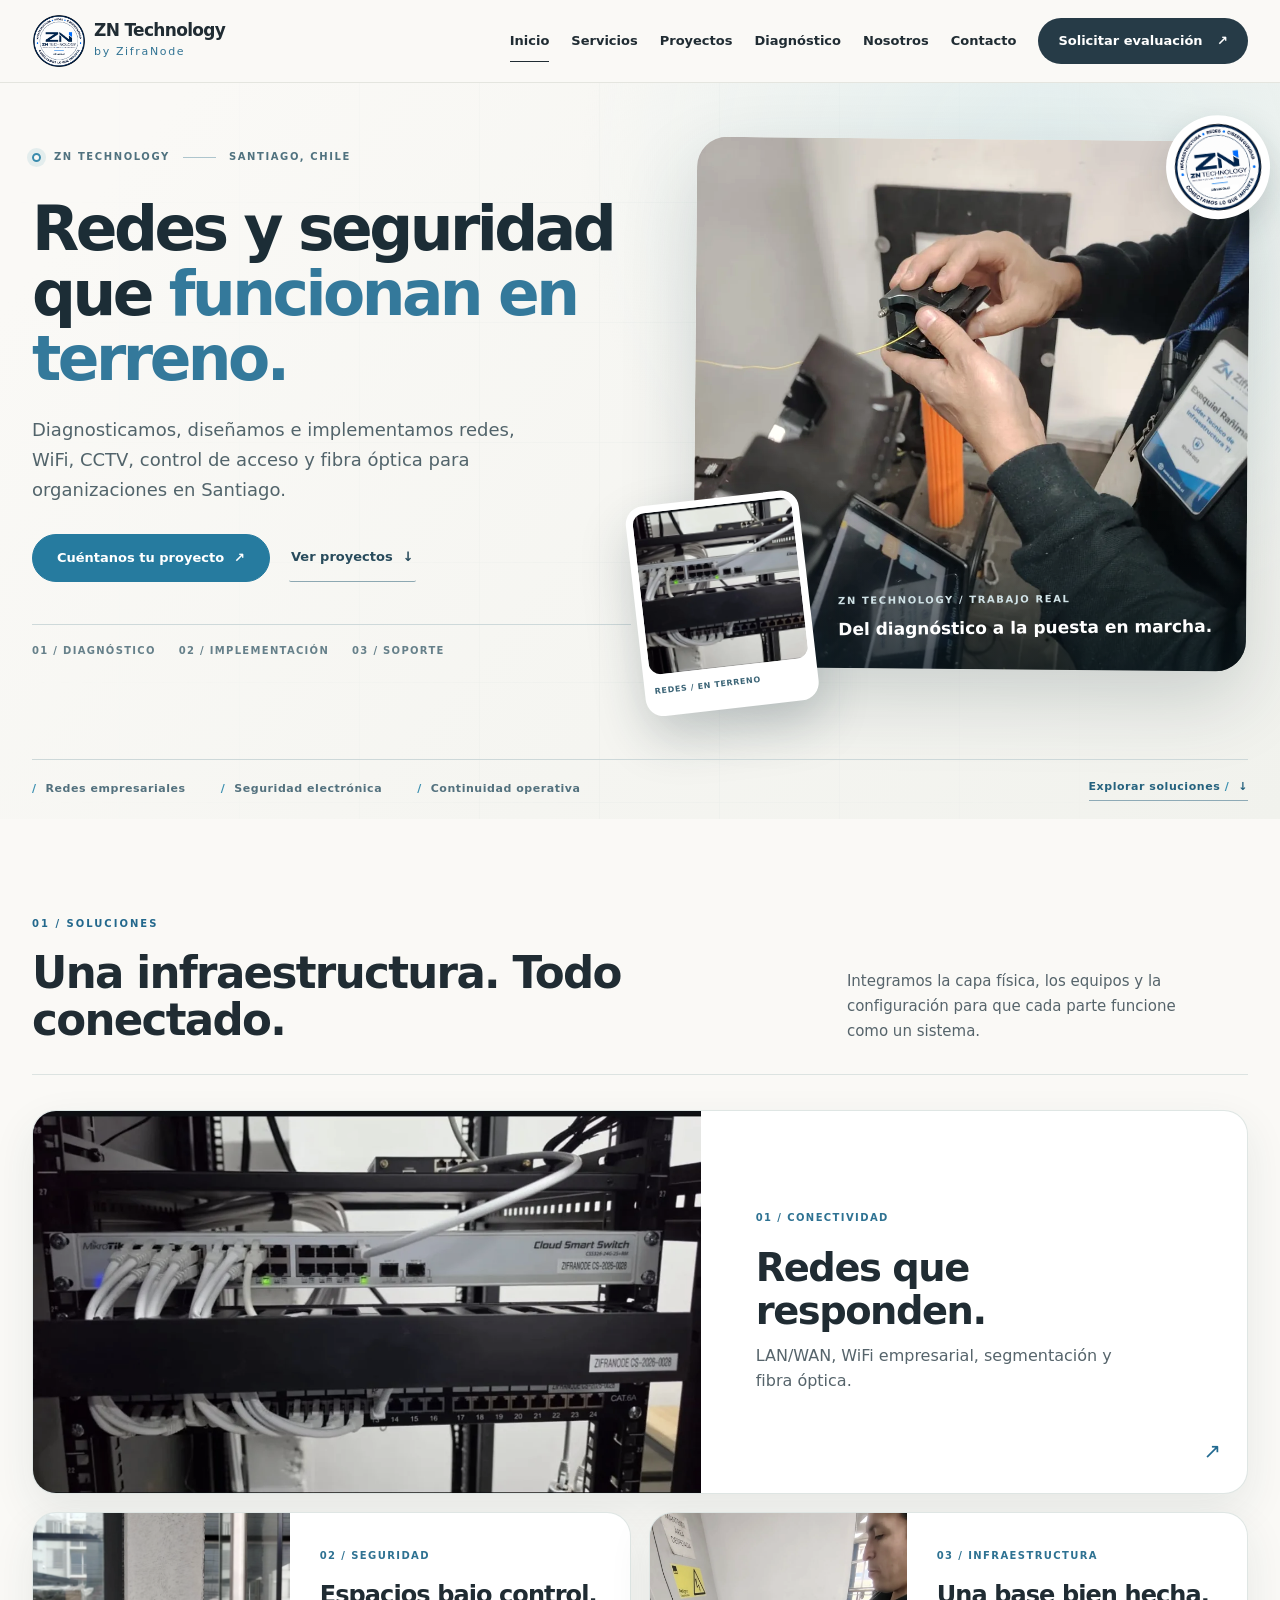
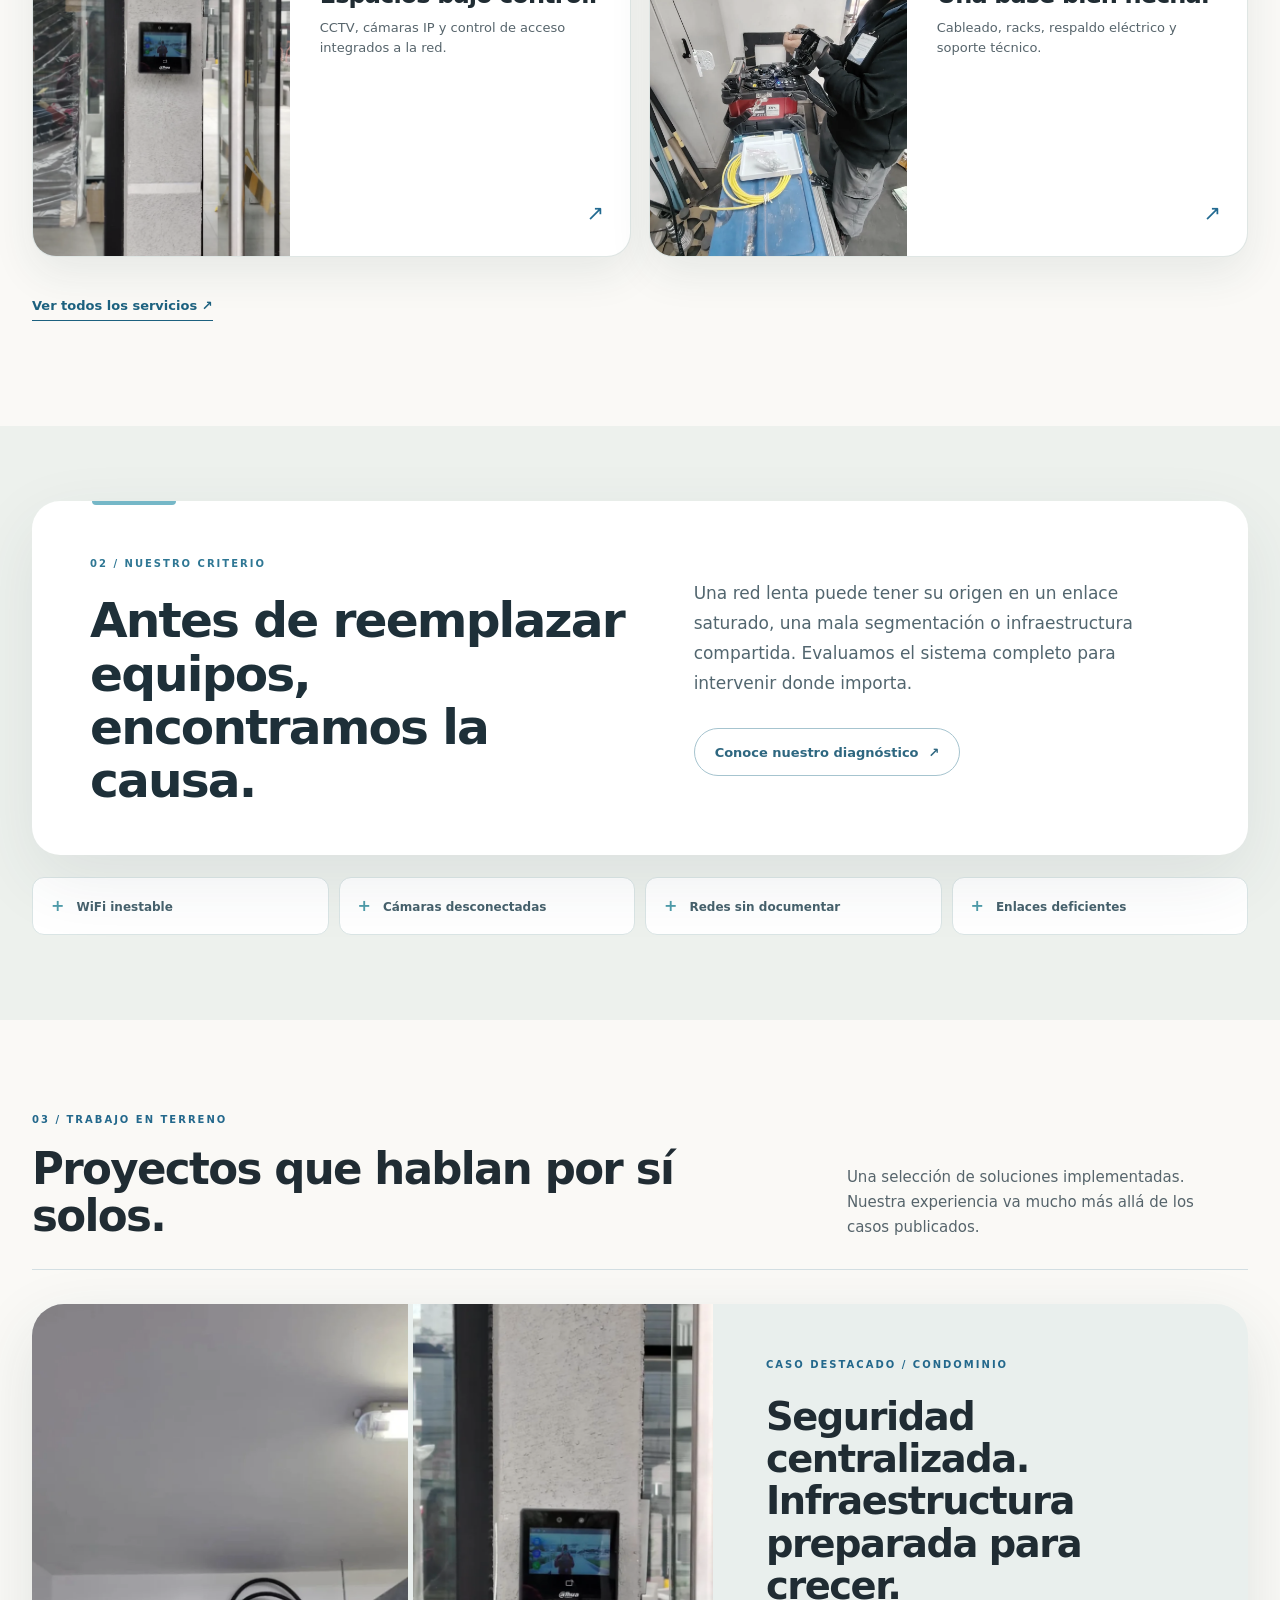
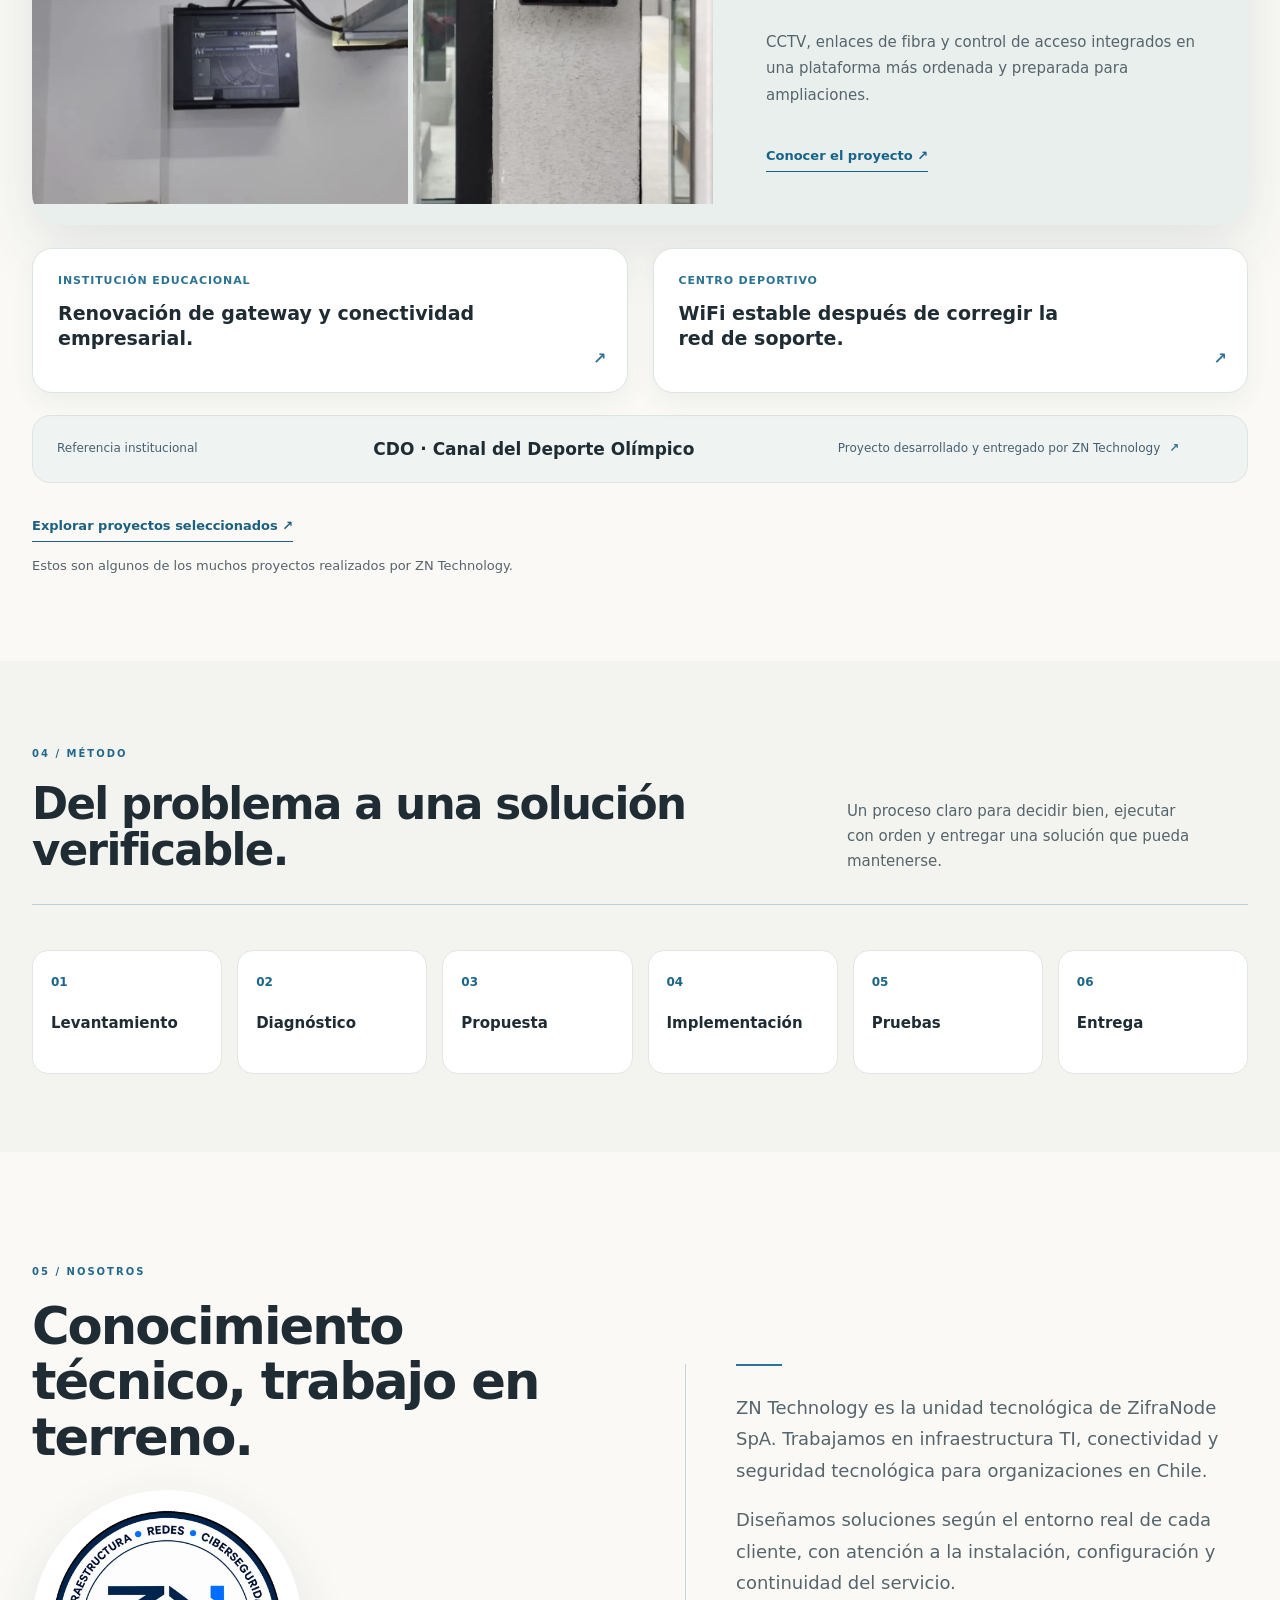
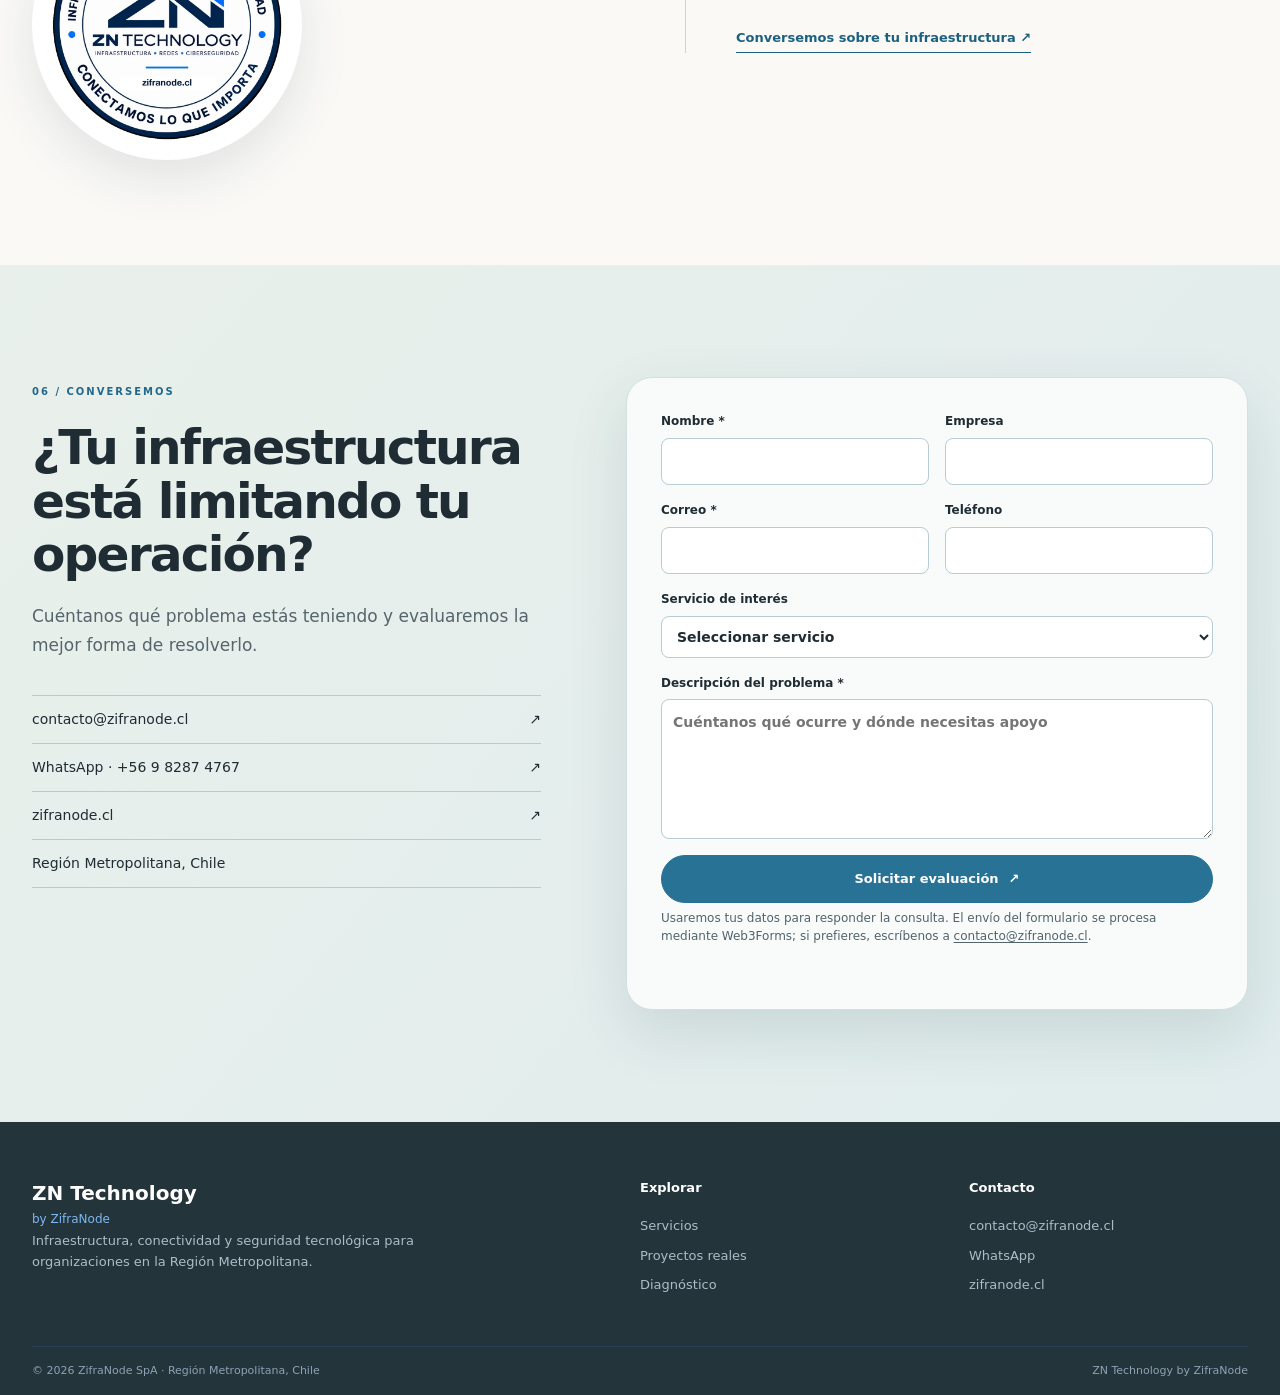
<file: index.html>
<!doctype html>
<html lang="es">
<head>
<meta charset="utf-8">
<meta name="viewport" content="width=device-width, initial-scale=1">
<title>Infraestructura TI, redes y seguridad en Santiago | ZN Technology by ZifraNode</title>
<meta name="description" content="Redes empresariales, WiFi, fibra óptica, cableado, CCTV y control de acceso en Santiago. Conoce proyectos reales y solicita una evaluación técnica.">
<link rel="canonical" href="https://zifranode.cl/">
<meta property="og:type" content="website">
<meta property="og:locale" content="es_CL">
<meta property="og:title" content="Infraestructura TI, redes y seguridad en Santiago | ZN Technology by ZifraNode">
<meta property="og:description" content="Redes empresariales, WiFi, fibra óptica, cableado, CCTV y control de acceso en Santiago. Conoce proyectos reales y solicita una evaluación técnica.">
<meta property="og:url" content="https://zifranode.cl/">
<meta property="og:image" content="https://zifranode.cl/images/web/rack-detalle.webp">
<link rel="icon" href="logo_favicon.png" type="image/png">
<link rel="stylesheet" href="site.css?v=20261006-2">
<link rel="stylesheet" href="experience.css?v=8">
</head>
<body>
<a class="skip-link" href="#contenido">Saltar al contenido</a>
<header class="site-header">
<div class="shell header-inner">
<a class="brand" href="index.html" aria-label="ZN Technology by ZifraNode, inicio">
<img src="images/web/logo-circular.webp" alt="" width="820" height="820">
<span>
<strong>ZN Technology</strong>
<small>by ZifraNode</small>
</span>
</a>
<button class="menu-toggle" type="button" aria-label="Abrir menú" aria-controls="main-nav" aria-expanded="false">
<span>
</span>
<span>
</span>
<span>
</span>
</button>
<nav id="main-nav" class="main-nav" aria-label="Navegación principal">
<a href="index.html" aria-current="page">Inicio</a>
<a href="servicios.html">Servicios</a>
<a href="proyectos.html">Proyectos</a>
<a href="diagnostico/">Diagnóstico</a>
<a href="index.html#nosotros">Nosotros</a>
<a href="index.html#contacto">Contacto</a>
<a class="nav-cta" href="index.html#contacto">Solicitar evaluación <span aria-hidden="true">↗</span>
</a>
</nav>
</div>
</header>
<main id="contenido">
<section id="inicio" class="hero hero-reimagined">
<div class="shell hero-layout">
<div class="hero-copy">
<div class="hero-kicker"><span class="signal-mark" aria-hidden="true"></span> ZN TECHNOLOGY <span class="hero-kicker-rule" aria-hidden="true"></span> SANTIAGO, CHILE</div>
<h1>Redes y seguridad que <em>funcionan en terreno.</em></h1>
<p>Diagnosticamos, diseñamos e implementamos redes, WiFi, CCTV, control de acceso y fibra óptica para organizaciones en Santiago.</p>
<div class="actions">
<a class="button button-primary" href="#contacto">Cuéntanos tu proyecto <span aria-hidden="true">↗</span></a>
<a class="button button-text" href="#proyectos">Ver proyectos <span aria-hidden="true">↓</span></a>
</div>
<div class="hero-meta" aria-label="Forma de trabajo"><span>01 / Diagnóstico</span><span>02 / Implementación</span><span>03 / Soporte</span></div>
</div>
<figure class="hero-visual"><img src="images/web/fibra-equipo.webp" alt="Técnico de ZN Technology preparando una conexión de fibra óptica en terreno" width="1050" height="1400" fetchpriority="high"><div class="hero-inset"><img src="images/web/rack.webp" alt="Rack de comunicaciones y cableado instalado por ZN Technology" loading="lazy"><span>REDES / EN TERRENO</span></div><div class="hero-seal"><img src="images/web/logo-circular.webp" alt="Sello circular de ZN Technology" width="820" height="820"></div><figcaption><span>ZN TECHNOLOGY / TRABAJO REAL</span><strong>Del diagnóstico a la puesta en marcha.</strong></figcaption></figure>
</div>
<div class="hero-bottom-line shell"><span>Redes empresariales</span><span>Seguridad electrónica</span><span>Continuidad operativa</span><a href="#servicios">Explorar soluciones <span aria-hidden="true">↓</span></a></div>
</section>
<section id="servicios" class="section capability-section">
<div class="shell">
<div class="section-heading"><div><span class="eyebrow">01 / Soluciones</span><h2>Una infraestructura. Todo conectado.</h2></div><p>Integramos la capa física, los equipos y la configuración para que cada parte funcione como un sistema.</p></div>
<div class="capability-grid">
<a class="capability-card capability-card--lead" href="servicios.html#redes"><div class="capability-photo"><img src="images/web/rack.webp" alt="Switch y cableado de un rack de comunicaciones instalado en terreno" loading="lazy"></div><div class="capability-info"><span>01 / CONECTIVIDAD</span><h3>Redes que responden.</h3><p>LAN/WAN, WiFi empresarial, segmentación y fibra óptica.</p><b aria-hidden="true">↗</b></div></a>
<a class="capability-card" href="servicios.html#cctv"><div class="capability-photo"><img src="images/web/acceso-condominio.webp" alt="Equipo de control de acceso instalado en un condominio" loading="lazy"></div><div class="capability-info"><span>02 / SEGURIDAD</span><h3>Espacios bajo control.</h3><p>CCTV, cámaras IP y control de acceso integrados a la red.</p><b aria-hidden="true">↗</b></div></a>
<a class="capability-card" href="servicios.html#fibra"><div class="capability-photo"><img src="images/web/fibra-tecnico.webp" alt="Técnico trabajando en instalación de fibra óptica" loading="lazy"></div><div class="capability-info"><span>03 / INFRAESTRUCTURA</span><h3>Una base bien hecha.</h3><p>Cableado, racks, respaldo eléctrico y soporte técnico.</p><b aria-hidden="true">↗</b></div></a>
</div>
<a class="section-link" href="servicios.html">Ver todos los servicios <span aria-hidden="true">↗</span></a>
</div>
</section>
<section class="section insight-section">
<div class="shell insight-layout"><div><span class="eyebrow">02 / Nuestro criterio</span><h2>Antes de reemplazar equipos, encontramos la causa.</h2></div><div><p>Una red lenta puede tener su origen en un enlace saturado, una mala segmentación o infraestructura compartida. Evaluamos el sistema completo para intervenir donde importa.</p><a class="button button-outline" href="diagnostico/">Conoce nuestro diagnóstico <span aria-hidden="true">↗</span></a></div></div>
<div class="shell insight-issues"><span>WiFi inestable</span><span>Cámaras desconectadas</span><span>Redes sin documentar</span><span>Enlaces deficientes</span></div>
</section>
<section id="proyectos" class="section projects-section">
<div class="shell"><div class="section-heading"><div><span class="eyebrow">03 / Trabajo en terreno</span><h2>Proyectos que hablan por sí solos.</h2></div><p>Una selección de soluciones implementadas. Nuestra experiencia va mucho más allá de los casos publicados.</p></div>
<a class="featured-project" href="proyectos.html#condominio"><div class="featured-images"><img src="images/web/rack-muro.webp" alt="Rack de comunicaciones instalado para seguridad en condominio" loading="lazy"><img src="images/web/acceso-condominio.webp" alt="Terminal de control de acceso del proyecto" loading="lazy"></div><div class="featured-copy"><span class="eyebrow">Caso destacado / Condominio</span><h3>Seguridad centralizada. Infraestructura preparada para crecer.</h3><p>CCTV, enlaces de fibra y control de acceso integrados en una plataforma más ordenada y preparada para ampliaciones.</p><span class="featured-link">Conocer el proyecto <span aria-hidden="true">↗</span></span></div></a>
<div class="project-teasers"><a href="proyectos.html#educacion"><span>Institución educacional</span><strong>Renovación de gateway y conectividad empresarial.</strong><b aria-hidden="true">↗</b></a><a href="proyectos.html#deportivo"><span>Centro deportivo</span><strong>WiFi estable después de corregir la red de soporte.</strong><b aria-hidden="true">↗</b></a></div>
<a class="institutional-note" href="proyectos.html#cdo"><span>Referencia institucional</span><strong>CDO · Canal del Deporte Olímpico</strong><span>Proyecto desarrollado y entregado por ZN Technology <b aria-hidden="true">↗</b></span></a>
<a class="section-link project-all-link" href="proyectos.html">Explorar proyectos seleccionados <span aria-hidden="true">↗</span></a><p class="project-more-note">Estos son algunos de los muchos proyectos realizados por ZN Technology.</p>
</div>
</section>
<section id="proceso" class="section process-section"><div class="shell"><div class="section-heading"><div><span class="eyebrow">04 / Método</span><h2>Del problema a una solución verificable.</h2></div><p>Un proceso claro para decidir bien, ejecutar con orden y entregar una solución que pueda mantenerse.</p></div><ol class="steps"><li><span>01</span><strong>Levantamiento</strong></li><li><span>02</span><strong>Diagnóstico</strong></li><li><span>03</span><strong>Propuesta</strong></li><li><span>04</span><strong>Implementación</strong></li><li><span>05</span><strong>Pruebas</strong></li><li><span>06</span><strong>Entrega</strong></li></ol></div></section>
<section id="nosotros" class="section about-section"><div class="shell about-grid"><div class="about-identity"><span class="eyebrow">05 / Nosotros</span><h2>Conocimiento técnico, trabajo en terreno.</h2><div class="about-seal"><img src="images/web/logo-circular.webp" alt="Logo circular de ZN Technology" loading="lazy" width="820" height="820"></div></div><div class="about-copy"><span class="about-rule" aria-hidden="true"></span><p>ZN Technology es la unidad tecnológica de ZifraNode SpA. Trabajamos en infraestructura TI, conectividad y seguridad tecnológica para organizaciones en Chile.</p><p>Diseñamos soluciones según el entorno real de cada cliente, con atención a la instalación, configuración y continuidad del servicio.</p><a class="section-link" href="#contacto">Conversemos sobre tu infraestructura <span aria-hidden="true">↗</span></a></div></div></section>
<section id="contacto" class="section contact-section">
<div class="shell contact-grid">
<div>
<span class="eyebrow">06 / Conversemos</span>
<h2>¿Tu infraestructura está limitando tu operación?</h2>
<p>Cuéntanos qué problema estás teniendo y evaluaremos la mejor forma de resolverlo.</p>
<div class="contact-methods">
<a href="mailto:contacto@zifranode.cl">contacto@zifranode.cl <span>↗</span>
</a>
<a href="https://wa.me/56982874767?text=Hola%2C%20vi%20los%20servicios%20de%20ZN%20Technology%20y%20me%20gustar%C3%ADa%20solicitar%20una%20evaluaci%C3%B3n." target="_blank" rel="noopener noreferrer">WhatsApp · +56 9 8287 4767 <span>↗</span>
</a>
<a href="https://zifranode.cl/">zifranode.cl <span>↗</span>
</a>
<span>Región Metropolitana, Chile</span>
</div>
</div>
<form id="contactForm" class="contact-form" action="https://api.web3forms.com/submit" method="POST">
<input type="hidden" name="access_key" value="4e4423fc-7938-4120-a1c8-0f12fed26def">
<input type="hidden" name="subject" value="Solicitud de evaluación — ZN Technology">
<input type="hidden" name="from_name" value="ZN Technology Website">
<div class="field-row">
<label>Nombre *<input name="name" autocomplete="name" maxlength="120" required>
</label>
<label>Empresa<input name="company" autocomplete="organization" maxlength="120">
</label>
</div>
<div class="field-row">
<label>Correo *<input name="email" type="email" autocomplete="email" maxlength="254" required>
</label>
<label>Teléfono<input name="phone" type="tel" autocomplete="tel" maxlength="30">
</label>
</div>
<label>Servicio de interés<select id="service" name="service">
<option value="">Seleccionar servicio</option>
<option value="redes">Redes y conectividad</option>
<option value="wifi">WiFi empresarial</option>
<option value="cableado">Cableado estructurado</option>
<option value="fibra">Fibra óptica</option>
<option value="cctv">CCTV</option>
<option value="acceso">Control de acceso</option>
<option value="racks">Racks e infraestructura</option>
<option value="soporte">Soporte TI</option>
<option value="ciberseguridad">Ciberseguridad</option>
<option value="diagnostico">Diagnóstico técnico</option>
</select>
</label>
<label>Descripción del problema *<textarea name="message" rows="5" maxlength="3000" required placeholder="Cuéntanos qué ocurre y dónde necesitas apoyo">
</textarea>
</label>
<input class="honey" name="botcheck" type="checkbox" tabindex="-1" autocomplete="off" aria-hidden="true">
<button class="button button-primary" type="submit">Solicitar evaluación <span aria-hidden="true">↗</span>
</button>
<p class="form-privacy">Usaremos tus datos para responder la consulta. El envío del formulario se procesa mediante Web3Forms; si prefieres, escríbenos a <a href="mailto:contacto@zifranode.cl">contacto@zifranode.cl</a>.</p>
<p id="form-result" role="status" aria-live="polite">
</p>
</form>
</div>
</section>
</main>
<footer class="site-footer">
<div class="shell footer-grid">
<div>
<div class="footer-brand">ZN Technology <em>by ZifraNode</em>
</div>
<p>Infraestructura, conectividad y seguridad tecnológica para organizaciones en la Región Metropolitana.</p>
</div>
<div>
<strong>Explorar</strong>
<a href="servicios.html">Servicios</a>
<a href="proyectos.html">Proyectos reales</a>
<a href="diagnostico/">Diagnóstico</a>
</div>
<div>
<strong>Contacto</strong>
<a href="mailto:contacto@zifranode.cl">contacto@zifranode.cl</a>
<a href="https://wa.me/56982874767?text=Hola%2C%20vi%20los%20servicios%20de%20ZN%20Technology%20y%20me%20gustar%C3%ADa%20solicitar%20una%20evaluaci%C3%B3n." target="_blank" rel="noopener noreferrer">WhatsApp</a>
<a href="https://zifranode.cl/">zifranode.cl</a>
</div>
</div>
<div class="shell footer-bottom">
<span>© 2026 ZifraNode SpA · Región Metropolitana, Chile</span>
<span>ZN Technology by ZifraNode</span>
</div>
</footer>
<a class="whatsapp-float" href="https://wa.me/56982874767?text=Hola%2C%20vi%20los%20servicios%20de%20ZN%20Technology%20y%20me%20gustar%C3%ADa%20solicitar%20una%20evaluaci%C3%B3n." target="_blank" rel="noopener noreferrer" aria-label="Solicitar evaluación por WhatsApp"><span>WhatsApp ↗</span>
</a>
<script src="site.js" defer>
</script>
</body>
</html>
</file>
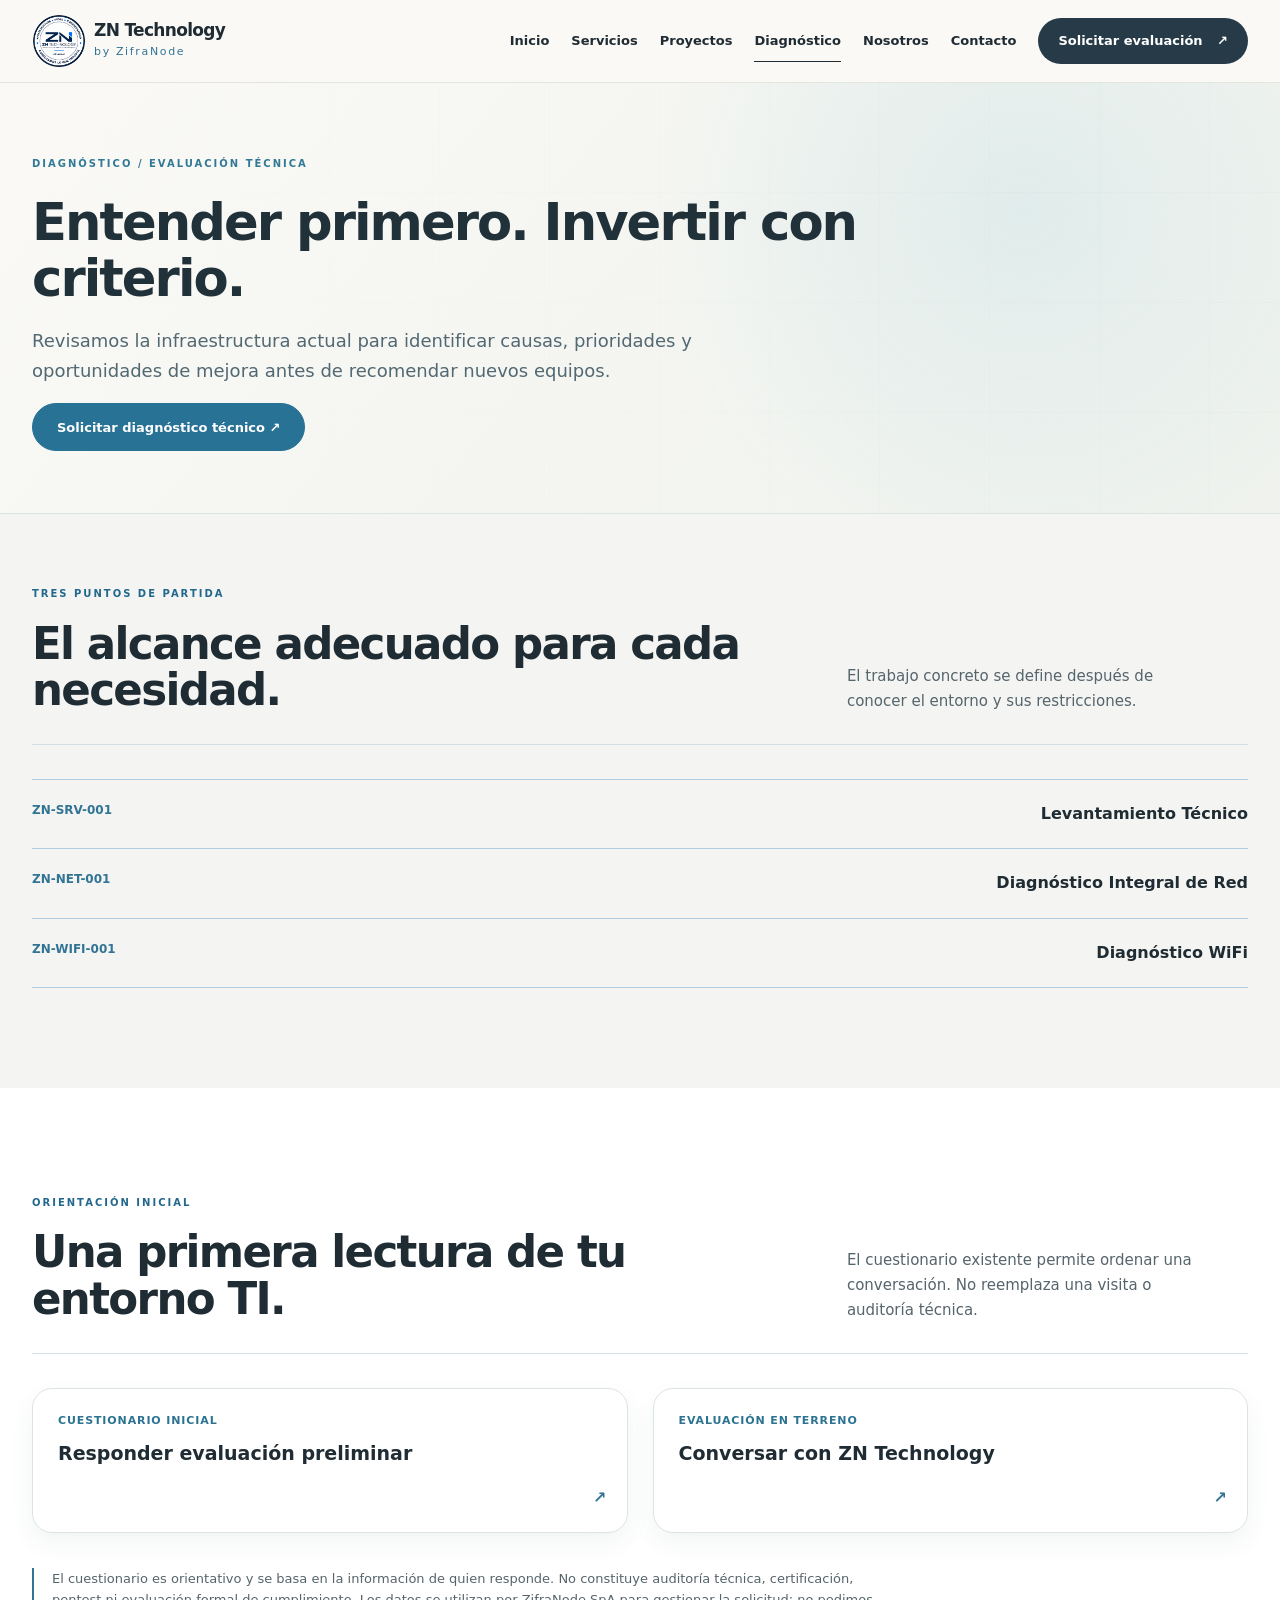
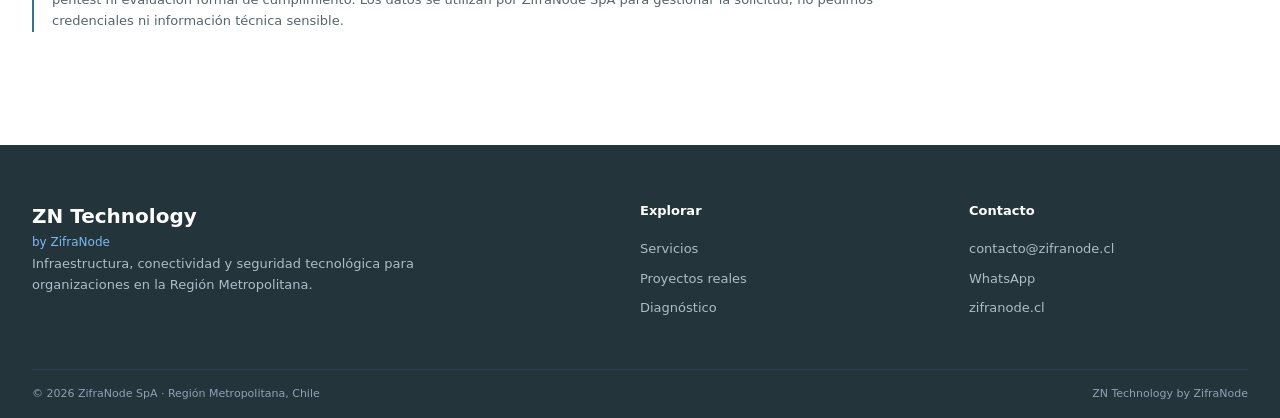
<file: diagnostico/index.html>
<!doctype html>
<html lang="es">
<head>
<base href="/">
<meta charset="utf-8">
<meta name="viewport" content="width=device-width, initial-scale=1">
<title>Diagnóstico técnico de redes y WiFi | ZN Technology by ZifraNode</title>
<meta name="description" content="Levantamiento técnico, diagnóstico integral de red y diagnóstico WiFi para empresas en Santiago. Identifica la causa antes de invertir en equipamiento.">
<link rel="canonical" href="https://zifranode.cl/diagnostico/">
<meta property="og:type" content="website">
<meta property="og:locale" content="es_CL">
<meta property="og:title" content="Diagnóstico técnico de redes y WiFi | ZN Technology by ZifraNode">
<meta property="og:description" content="Levantamiento técnico, diagnóstico integral de red y diagnóstico WiFi para empresas en Santiago. Identifica la causa antes de invertir en equipamiento.">
<meta property="og:url" content="https://zifranode.cl/diagnostico/">
<meta property="og:image" content="https://zifranode.cl/images/web/rack.webp">
<link rel="icon" href="../logo_favicon.png" type="image/png">
<link rel="stylesheet" href="../site.css?v=20261006-2">
<link rel="stylesheet" href="../experience.css?v=8">
</head>
<body>
<a class="skip-link" href="#contenido">Saltar al contenido</a>
<header class="site-header">
<div class="shell header-inner">
<a class="brand" href="../index.html" aria-label="ZN Technology by ZifraNode, inicio">
<img src="../images/web/logo-circular.webp" alt="" width="820" height="820">
<span>
<strong>ZN Technology</strong>
<small>by ZifraNode</small>
</span>
</a>
<button class="menu-toggle" type="button" aria-label="Abrir menú" aria-controls="main-nav" aria-expanded="false">
<span>
</span>
<span>
</span>
<span>
</span>
</button>
<nav id="main-nav" class="main-nav" aria-label="Navegación principal">
<a href="../index.html">Inicio</a>
<a href="../servicios.html">Servicios</a>
<a href="../proyectos.html">Proyectos</a>
<a href="../diagnostico/" aria-current="page">Diagnóstico</a>
<a href="../index.html#nosotros">Nosotros</a>
<a href="../index.html#contacto">Contacto</a>
<a class="nav-cta" href="../index.html#contacto">Solicitar evaluación <span aria-hidden="true">↗</span>
</a>
</nav>
</div>
</header>
<main id="contenido">
<section class="inner-hero shell">
<span class="eyebrow">Diagnóstico / Evaluación técnica</span>
<h1>Entender primero. Invertir con criterio.</h1>
<p>Revisamos la infraestructura actual para identificar causas, prioridades y oportunidades de mejora antes de recomendar nuevos equipos.</p>
<a class="button button-primary" href="../index.html?service=diagnostico#contacto">Solicitar diagnóstico técnico ↗</a>
</section>
<section class="section section-soft">
<div class="shell">
<div class="section-heading">
<div>
<span class="eyebrow">Tres puntos de partida</span>
<h2>El alcance adecuado para cada necesidad.</h2>
</div>
<p>El trabajo concreto se define después de conocer el entorno y sus restricciones.</p>
</div>
<div class="diagnostic-codes">
<div>
<span>ZN-SRV-001</span>
<strong>Levantamiento Técnico</strong>
</div>
<div>
<span>ZN-NET-001</span>
<strong>Diagnóstico Integral de Red</strong>
</div>
<div>
<span>ZN-WIFI-001</span>
<strong>Diagnóstico WiFi</strong>
</div>
</div>
</div>
</section>
<section class="section section-light">
<div class="shell">
<div class="section-heading">
<div>
<span class="eyebrow">Orientación inicial</span>
<h2>Una primera lectura de tu entorno TI.</h2>
</div>
<p>El cuestionario existente permite ordenar una conversación. No reemplaza una visita o auditoría técnica.</p>
</div>
<div class="project-teasers">
<a href="https://docs.google.com/forms/d/e/1FAIpQLSennBvy0Dwdfyt3EGAg03QvuGJSMTaUT6muJeSP2uI1cKd59Q/viewform?usp=publish-editor" target="_blank" rel="noopener noreferrer">
<span>Cuestionario inicial</span>
<strong>Responder evaluación preliminar</strong>
<b aria-hidden="true">↗</b>
</a>
<a href="../index.html?service=diagnostico#contacto">
<span>Evaluación en terreno</span>
<strong>Conversar con ZN Technology</strong>
<b aria-hidden="true">↗</b>
</a>
</div>
<p class="diagnostic-disclaimer">El cuestionario es orientativo y se basa en la información de quien responde. No constituye auditoría técnica, certificación, pentest ni evaluación formal de cumplimiento. Los datos se utilizan por ZifraNode SpA para gestionar la solicitud; no pedimos credenciales ni información técnica sensible.</p>
</div>
</section>
</main>
<footer class="site-footer">
<div class="shell footer-grid">
<div>
<div class="footer-brand">ZN Technology <em>by ZifraNode</em>
</div>
<p>Infraestructura, conectividad y seguridad tecnológica para organizaciones en la Región Metropolitana.</p>
</div>
<div>
<strong>Explorar</strong>
<a href="../servicios.html">Servicios</a>
<a href="../proyectos.html">Proyectos reales</a>
<a href="../diagnostico/">Diagnóstico</a>
</div>
<div>
<strong>Contacto</strong>
<a href="mailto:contacto@zifranode.cl">contacto@zifranode.cl</a>
<a href="https://wa.me/56982874767?text=Hola%2C%20vi%20los%20servicios%20de%20ZN%20Technology%20y%20me%20gustar%C3%ADa%20solicitar%20una%20evaluaci%C3%B3n." target="_blank" rel="noopener noreferrer">WhatsApp</a>
<a href="https://zifranode.cl/">zifranode.cl</a>
</div>
</div>
<div class="shell footer-bottom">
<span>© 2026 ZifraNode SpA · Región Metropolitana, Chile</span>
<span>ZN Technology by ZifraNode</span>
</div>
</footer>
<a class="whatsapp-float" href="https://wa.me/56982874767?text=Hola%2C%20vi%20los%20servicios%20de%20ZN%20Technology%20y%20me%20gustar%C3%ADa%20solicitar%20una%20evaluaci%C3%B3n." target="_blank" rel="noopener noreferrer" aria-label="Solicitar evaluación por WhatsApp"><span>WhatsApp ↗</span>
</a>
<script src="../site.js" defer>
</script>
</body>
</html>
</file>
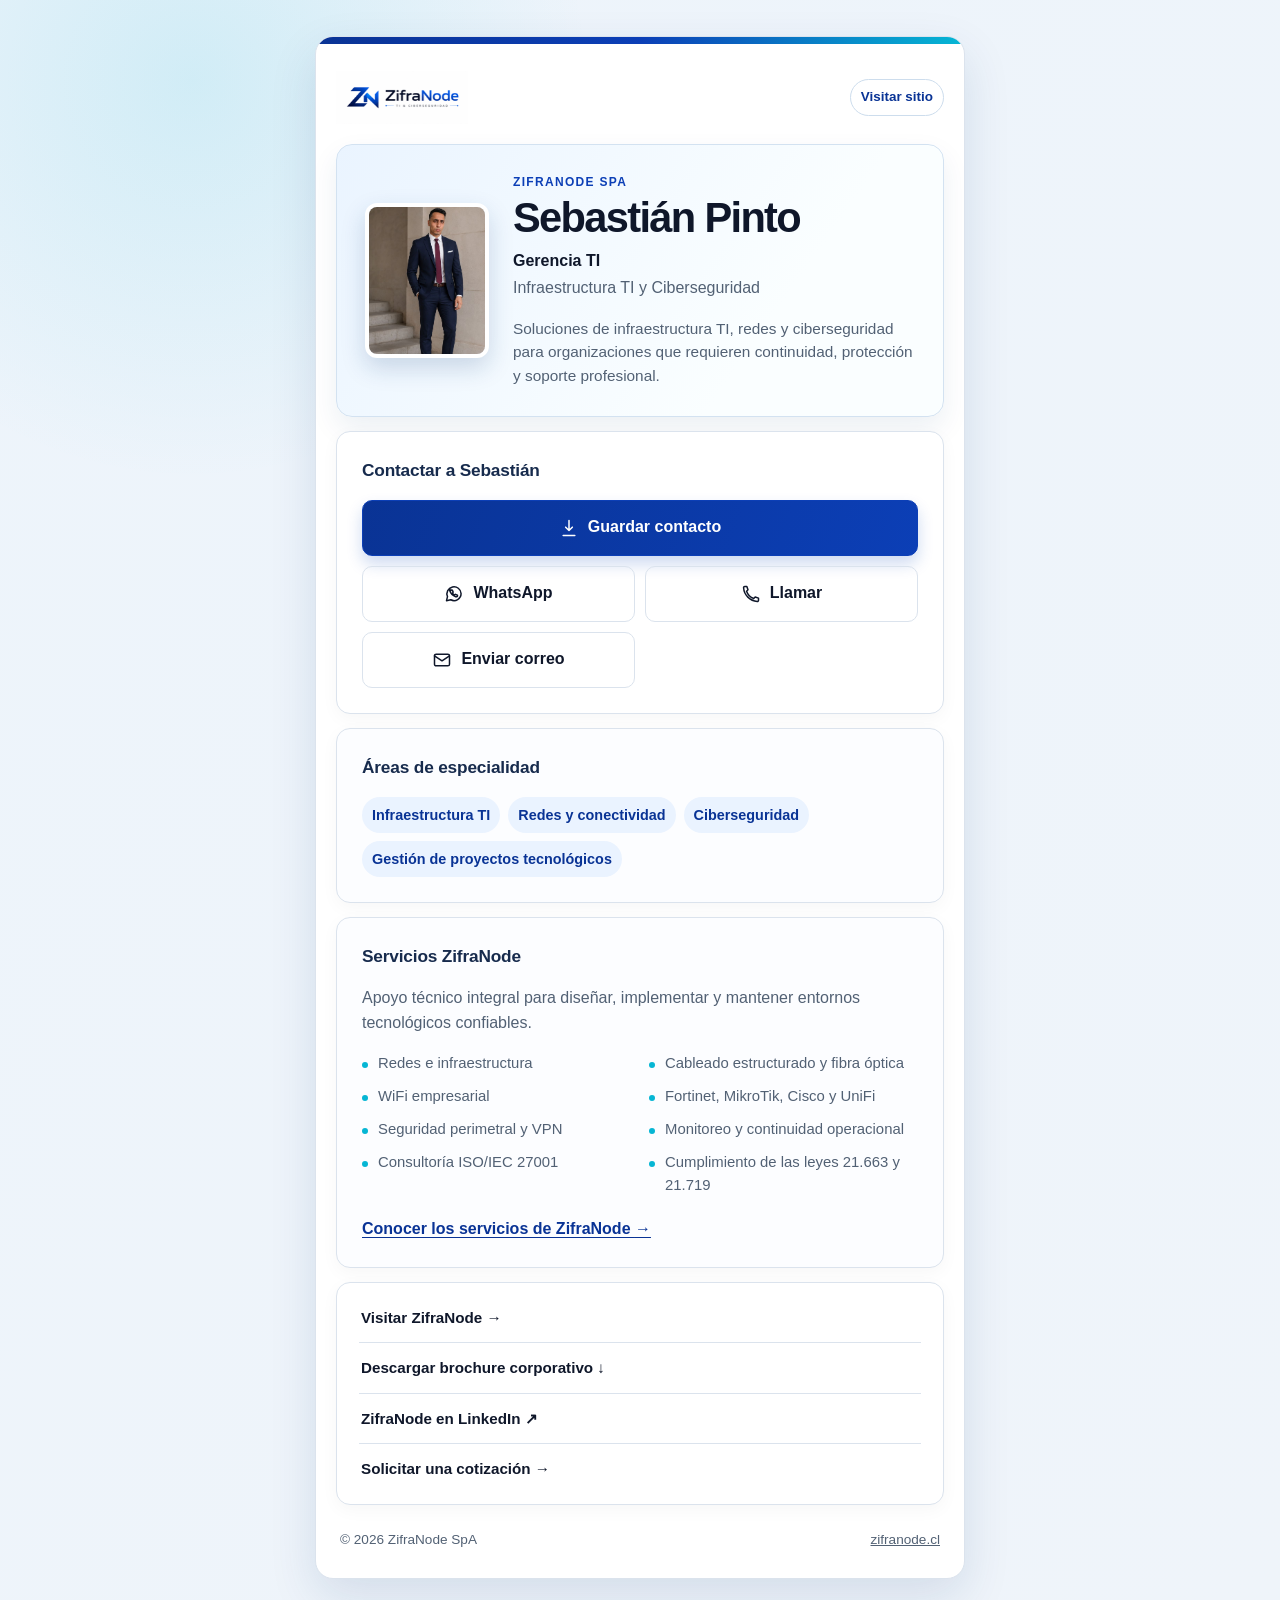
<file: contacto/sebastian-pinto/index.html>
<!doctype html>
<html lang="es">
<head>
    <meta charset="utf-8">
    <meta name="viewport" content="width=device-width, initial-scale=1">
    <meta name="theme-color" content="#f8fafc">
    <title>Sebastián Pinto | ZifraNode</title>
    <meta name="description" content="Tarjeta digital de Sebastián Pinto, Gerencia TI de ZifraNode SpA.">
    <meta property="og:title" content="Sebastián Pinto | ZifraNode">
    <meta property="og:description" content="Infraestructura TI, redes y ciberseguridad para una operación confiable.">
    <meta property="og:type" content="profile">
    <meta property="og:url" content="https://zifranode.cl/contacto/sebastian-pinto/">
    <link rel="canonical" href="https://zifranode.cl/contacto/sebastian-pinto/">
    <link rel="icon" type="image/png" href="../../logo_favicon.png">
    <link rel="stylesheet" href="tarjeta.css">
</head>
<body>
    <main class="profile-shell">
        <a class="skip-link" href="#acciones">Ir a las acciones de contacto</a>
        <header class="profile-header">
            <a class="brand" href="../../" aria-label="Ir al sitio de ZifraNode">
                <img src="../../logo_header.png" alt="ZifraNode" width="200" height="80">
            </a>
            <a class="site-link" href="../../">Visitar sitio</a>
        </header>

        <section class="profile-intro" aria-labelledby="profile-name">
            <div class="portrait-frame">
                <img src="assets/perfil-sebastian-pinto.jpeg" alt="Sebastián Pinto, Gerencia TI de ZifraNode" width="671" height="1086">
            </div>
            <div class="intro-copy">
                <p class="eyebrow">ZifraNode SpA</p>
                <h1 id="profile-name">Sebastián Pinto</h1>
                <p class="role">Gerencia TI</p>
                <p class="specialty">Infraestructura TI y Ciberseguridad</p>
                <p class="summary">Soluciones de infraestructura TI, redes y ciberseguridad para organizaciones que requieren continuidad, protección y soporte profesional.</p>
            </div>
        </section>

        <section id="acciones" class="action-section" aria-labelledby="actions-title">
            <h2 id="actions-title">Contactar a Sebastián</h2>
            <div class="actions">
                <a class="action action-primary" href="sebastian-pinto.vcf" download="sebastian-pinto.vcf">
                    <svg aria-hidden="true" viewBox="0 0 24 24"><path d="M12 3v12m0 0 4-4m-4 4-4-4M5 21h14"/></svg>
                    <span>Guardar contacto</span>
                </a>
                <a class="action" data-contact="whatsapp" target="_blank" rel="noopener noreferrer">
                    <svg aria-hidden="true" viewBox="0 0 24 24"><path d="M20.5 11.5a8.4 8.4 0 0 1-12.4 7.4L3 20l1.2-4.8A8.5 8.5 0 1 1 20.5 11.5Z"/><path d="M8.3 7.8c.2-.5.5-.5.8-.5h.5c.2 0 .4.1.5.4l.8 1.8c.1.3.1.5-.1.7l-.6.7c.5 1 1.3 1.8 2.4 2.3l.7-.6c.2-.2.4-.2.7-.1l1.8.8c.3.1.4.3.4.5v.5c0 .3-.1.6-.5.8-.5.2-1.1.3-1.7.1-3.4-1.2-5.9-3.7-7.1-7.1-.2-.6-.1-1.2.1-1.6Z"/></svg>
                    <span>WhatsApp</span>
                </a>
                <a class="action" data-contact="phone">
                    <svg aria-hidden="true" viewBox="0 0 24 24"><path d="M7 3H4.5C3.7 3 3 3.7 3.1 4.5c.6 8.8 7.6 15.8 16.4 16.4.8.1 1.5-.6 1.5-1.4V17l-4-1.4-1.7 1.7a13.5 13.5 0 0 1-8.6-8.6L8.4 7 7 3Z"/></svg>
                    <span>Llamar</span>
                </a>
                <a class="action" data-contact="email">
                    <svg aria-hidden="true" viewBox="0 0 24 24"><rect x="3" y="5" width="18" height="14" rx="2"/><path d="m3 7 9 6 9-6"/></svg>
                    <span>Enviar correo</span>
                </a>
            </div>
        </section>

        <section class="info-section" aria-labelledby="professional-title">
            <h2 id="professional-title">Áreas de especialidad</h2>
            <ul class="specialty-list">
                <li>Infraestructura TI</li><li>Redes y conectividad</li><li>Ciberseguridad</li><li>Gestión de proyectos tecnológicos</li>
            </ul>
        </section>

        <section class="info-section services-section" aria-labelledby="services-title">
            <h2 id="services-title">Servicios ZifraNode</h2>
            <p>Apoyo técnico integral para diseñar, implementar y mantener entornos tecnológicos confiables.</p>
            <ul class="services-list">
                <li>Redes e infraestructura</li><li>Cableado estructurado y fibra óptica</li><li>WiFi empresarial</li><li>Fortinet, MikroTik, Cisco y UniFi</li><li>Seguridad perimetral y VPN</li><li>Monitoreo y continuidad operacional</li><li>Consultoría ISO/IEC 27001</li><li>Cumplimiento de las leyes 21.663 y 21.719</li>
            </ul>
            <a class="text-link" href="../../#servicios">Conocer los servicios de ZifraNode <span aria-hidden="true">→</span></a>
        </section>

        <nav class="secondary-links" aria-label="Enlaces adicionales">
            <a href="../../">Visitar ZifraNode <span aria-hidden="true">→</span></a>
            <a data-resource="brochure" download="ZifraNode_Brochure_Corp.pdf">Descargar brochure corporativo <span aria-hidden="true">↓</span></a>
            <a data-resource="linkedin" target="_blank" rel="noopener noreferrer">ZifraNode en LinkedIn <span aria-hidden="true">↗</span></a>
            <a href="../../#contacto">Solicitar una cotización <span aria-hidden="true">→</span></a>
        </nav>

        <footer>
            <p>© <span id="year"></span> ZifraNode SpA</p>
            <a href="../../">zifranode.cl</a>
        </footer>
    </main>
    <script src="contact-card.js"></script>
</body>
</html>
</file>
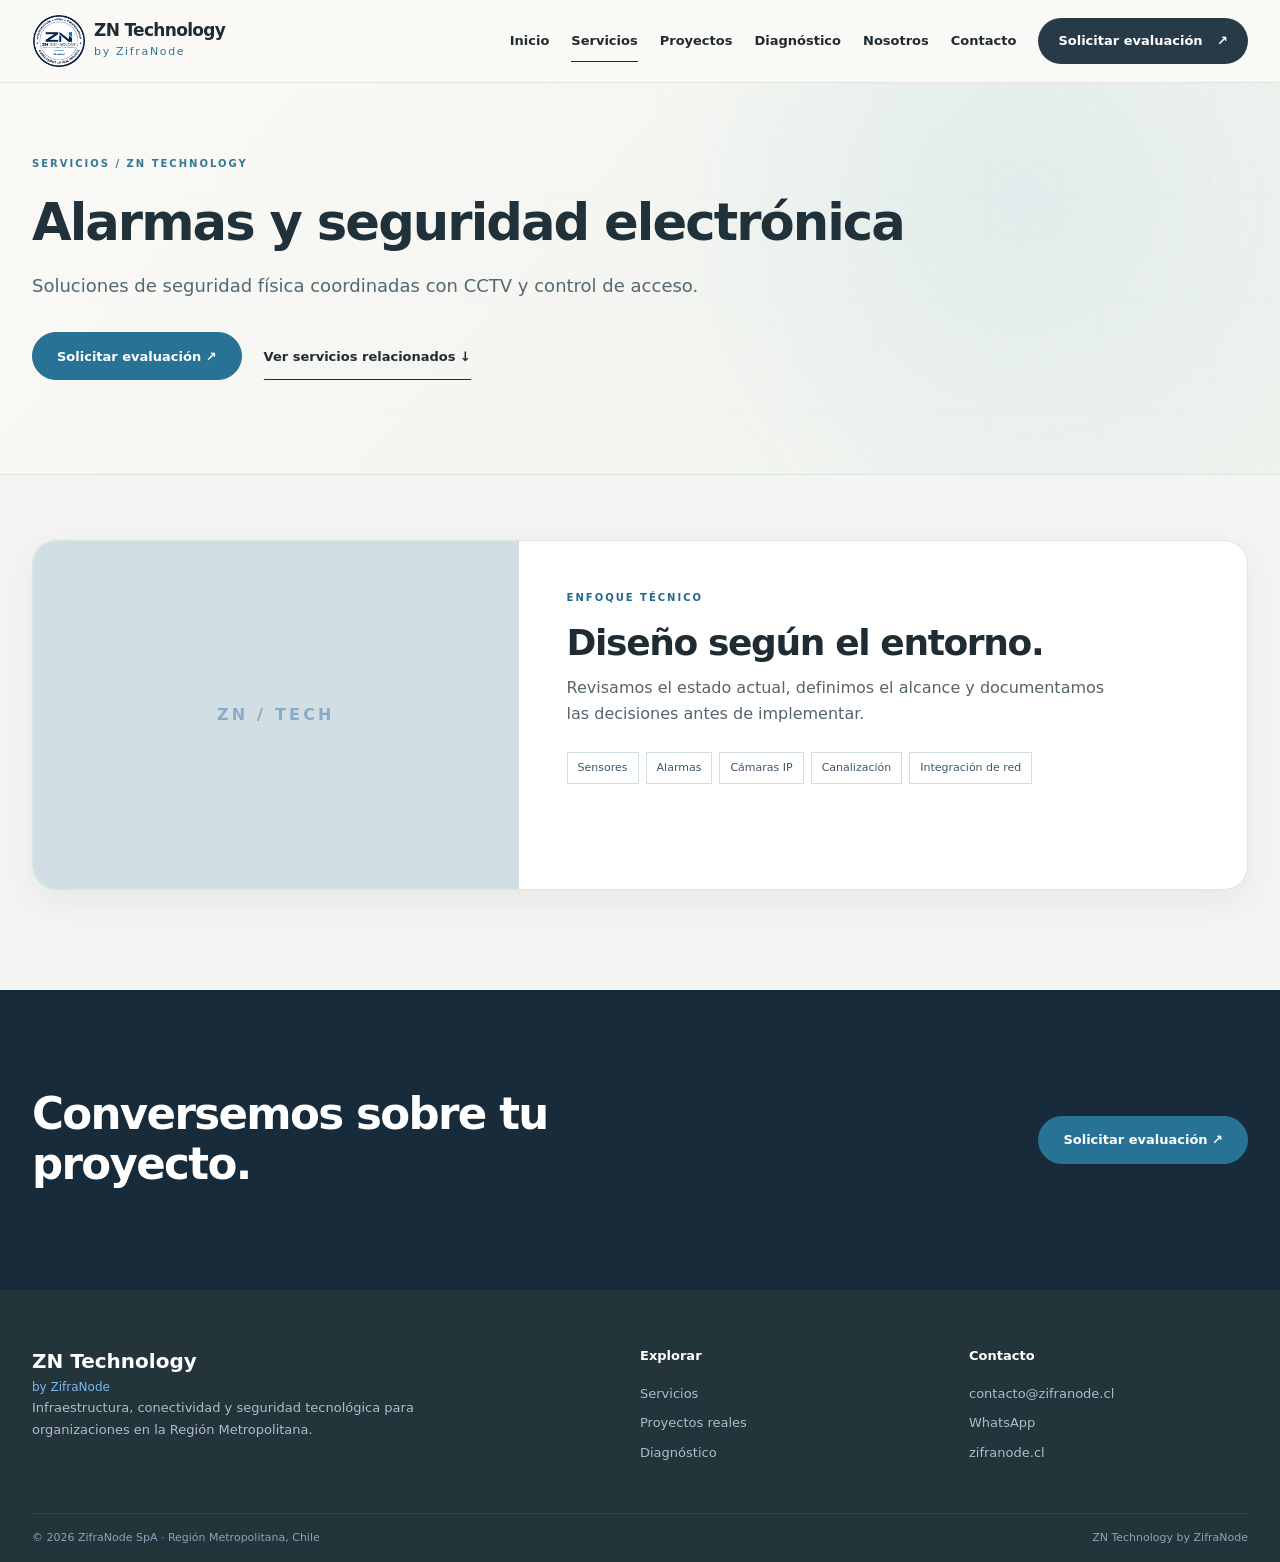
<file: alarmas.html>
<!doctype html>
<html lang="es">
<head>
<meta charset="utf-8">
<meta name="viewport" content="width=device-width, initial-scale=1">
<title>Alarmas y seguridad electrónica | ZN Technology by ZifraNode</title>
<meta name="description" content="Soluciones de seguridad física coordinadas con CCTV y control de acceso. Atención en la Región Metropolitana, Chile.">
<link rel="canonical" href="https://zifranode.cl/alarmas.html">
<meta property="og:type" content="website">
<meta property="og:locale" content="es_CL">
<meta property="og:title" content="Alarmas y seguridad electrónica | ZN Technology by ZifraNode">
<meta property="og:description" content="Soluciones de seguridad física coordinadas con CCTV y control de acceso. Atención en la Región Metropolitana, Chile.">
<meta property="og:url" content="https://zifranode.cl/alarmas.html">
<meta property="og:image" content="https://zifranode.cl/images/web/rack.webp">
<link rel="icon" href="logo_favicon.png" type="image/png">
<link rel="stylesheet" href="site.css?v=20261006-2">
<link rel="stylesheet" href="experience.css?v=8">
</head>
<body>
<a class="skip-link" href="#contenido">Saltar al contenido</a>
<header class="site-header">
<div class="shell header-inner">
<a class="brand" href="index.html" aria-label="ZN Technology by ZifraNode, inicio">
<img src="images/web/logo-circular.webp" alt="" width="820" height="820">
<span>
<strong>ZN Technology</strong>
<small>by ZifraNode</small>
</span>
</a>
<button class="menu-toggle" type="button" aria-label="Abrir menú" aria-controls="main-nav" aria-expanded="false">
<span>
</span>
<span>
</span>
<span>
</span>
</button>
<nav id="main-nav" class="main-nav" aria-label="Navegación principal">
<a href="index.html">Inicio</a>
<a href="servicios.html" aria-current="page">Servicios</a>
<a href="proyectos.html">Proyectos</a>
<a href="diagnostico/">Diagnóstico</a>
<a href="index.html#nosotros">Nosotros</a>
<a href="index.html#contacto">Contacto</a>
<a class="nav-cta" href="index.html#contacto">Solicitar evaluación <span aria-hidden="true">↗</span>
</a>
</nav>
</div>
</header>
<main id="contenido">
<section class="inner-hero shell">
<span class="eyebrow">Servicios / ZN Technology</span>
<h1>Alarmas y seguridad electrónica</h1>
<p>Soluciones de seguridad física coordinadas con CCTV y control de acceso.</p>
<div class="actions">
<a class="button button-primary" href="index.html?service=cctv#contacto">Solicitar evaluación ↗</a>
<a class="button button-text" href="servicios.html#cctv">Ver servicios relacionados ↓</a>
</div>
</section>
<section class="section section-soft">
<div class="shell detail-card">
<div class="detail-image">
<span class="detail-initial">ZN / TECH</span>
</div>
<div class="detail-content">
<span class="eyebrow">Enfoque técnico</span>
<h2>Diseño según el entorno.</h2>
<p>Revisamos el estado actual, definimos el alcance y documentamos las decisiones antes de implementar.</p>
<ul class="detail-pills">
<li>Sensores</li>
<li>Alarmas</li>
<li>Cámaras IP</li>
<li>Canalización</li>
<li>Integración de red</li>
</ul>
</div>
</div>
</section>
<section class="section section-ink">
<div class="shell short-cta">
<h2>Conversemos sobre tu proyecto.</h2>
<a class="button button-primary" href="index.html#contacto">Solicitar evaluación ↗</a>
</div>
</section>
</main>
<footer class="site-footer">
<div class="shell footer-grid">
<div>
<div class="footer-brand">ZN Technology <em>by ZifraNode</em>
</div>
<p>Infraestructura, conectividad y seguridad tecnológica para organizaciones en la Región Metropolitana.</p>
</div>
<div>
<strong>Explorar</strong>
<a href="servicios.html">Servicios</a>
<a href="proyectos.html">Proyectos reales</a>
<a href="diagnostico/">Diagnóstico</a>
</div>
<div>
<strong>Contacto</strong>
<a href="mailto:contacto@zifranode.cl">contacto@zifranode.cl</a>
<a href="https://wa.me/56982874767?text=Hola%2C%20vi%20los%20servicios%20de%20ZN%20Technology%20y%20me%20gustar%C3%ADa%20solicitar%20una%20evaluaci%C3%B3n." target="_blank" rel="noopener noreferrer">WhatsApp</a>
<a href="https://zifranode.cl/">zifranode.cl</a>
</div>
</div>
<div class="shell footer-bottom">
<span>© 2026 ZifraNode SpA · Región Metropolitana, Chile</span>
<span>ZN Technology by ZifraNode</span>
</div>
</footer>
<a class="whatsapp-float" href="https://wa.me/56982874767?text=Hola%2C%20vi%20los%20servicios%20de%20ZN%20Technology%20y%20me%20gustar%C3%ADa%20solicitar%20una%20evaluaci%C3%B3n." target="_blank" rel="noopener noreferrer" aria-label="Solicitar evaluación por WhatsApp"><span>WhatsApp ↗</span>
</a>
<script src="site.js" defer>
</script>
</body>
</html>
</file>
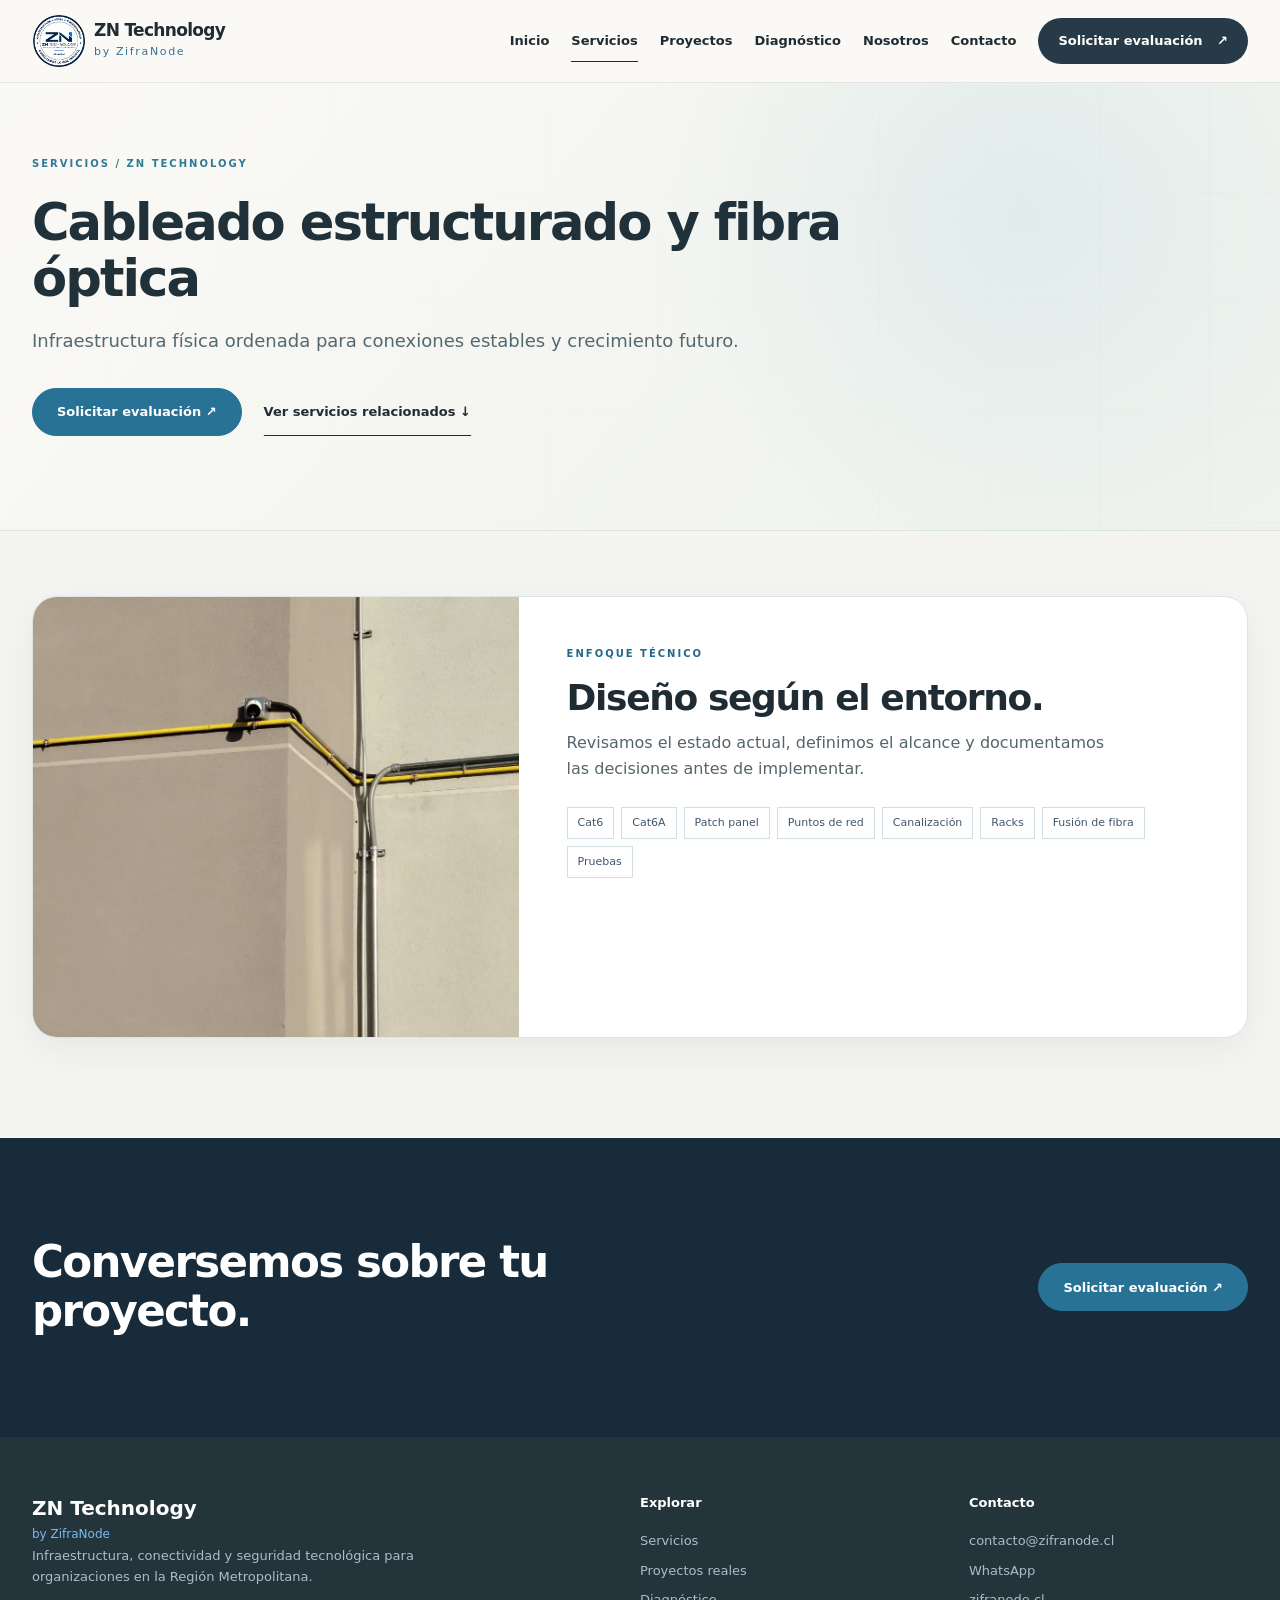
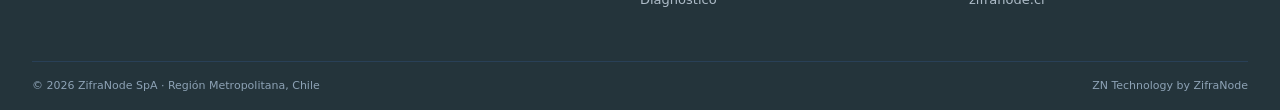
<file: cableado.html>
<!doctype html>
<html lang="es">
<head>
<meta charset="utf-8">
<meta name="viewport" content="width=device-width, initial-scale=1">
<title>Cableado estructurado y fibra óptica | ZN Technology by ZifraNode</title>
<meta name="description" content="Infraestructura física ordenada para conexiones estables y crecimiento futuro. Atención en la Región Metropolitana, Chile.">
<link rel="canonical" href="https://zifranode.cl/cableado.html">
<meta property="og:type" content="website">
<meta property="og:locale" content="es_CL">
<meta property="og:title" content="Cableado estructurado y fibra óptica | ZN Technology by ZifraNode">
<meta property="og:description" content="Infraestructura física ordenada para conexiones estables y crecimiento futuro. Atención en la Región Metropolitana, Chile.">
<meta property="og:url" content="https://zifranode.cl/cableado.html">
<meta property="og:image" content="https://zifranode.cl/images/web/rack.webp">
<link rel="icon" href="logo_favicon.png" type="image/png">
<link rel="stylesheet" href="site.css?v=20261006-2">
<link rel="stylesheet" href="experience.css?v=8">
</head>
<body>
<a class="skip-link" href="#contenido">Saltar al contenido</a>
<header class="site-header">
<div class="shell header-inner">
<a class="brand" href="index.html" aria-label="ZN Technology by ZifraNode, inicio">
<img src="images/web/logo-circular.webp" alt="" width="820" height="820">
<span>
<strong>ZN Technology</strong>
<small>by ZifraNode</small>
</span>
</a>
<button class="menu-toggle" type="button" aria-label="Abrir menú" aria-controls="main-nav" aria-expanded="false">
<span>
</span>
<span>
</span>
<span>
</span>
</button>
<nav id="main-nav" class="main-nav" aria-label="Navegación principal">
<a href="index.html">Inicio</a>
<a href="servicios.html" aria-current="page">Servicios</a>
<a href="proyectos.html">Proyectos</a>
<a href="diagnostico/">Diagnóstico</a>
<a href="index.html#nosotros">Nosotros</a>
<a href="index.html#contacto">Contacto</a>
<a class="nav-cta" href="index.html#contacto">Solicitar evaluación <span aria-hidden="true">↗</span>
</a>
</nav>
</div>
</header>
<main id="contenido">
<section class="inner-hero shell">
<span class="eyebrow">Servicios / ZN Technology</span>
<h1>Cableado estructurado y fibra óptica</h1>
<p>Infraestructura física ordenada para conexiones estables y crecimiento futuro.</p>
<div class="actions">
<a class="button button-primary" href="index.html?service=cableado#contacto">Solicitar evaluación ↗</a>
<a class="button button-text" href="servicios.html#cableado">Ver servicios relacionados ↓</a>
</div>
</section>
<section class="section section-soft">
<div class="shell detail-card">
<div class="detail-image">
<img src="images/web/canalizacion.webp" alt="Trabajo real de ZN Technology en infraestructura tecnológica" loading="lazy">
</div>
<div class="detail-content">
<span class="eyebrow">Enfoque técnico</span>
<h2>Diseño según el entorno.</h2>
<p>Revisamos el estado actual, definimos el alcance y documentamos las decisiones antes de implementar.</p>
<ul class="detail-pills">
<li>Cat6</li>
<li>Cat6A</li>
<li>Patch panel</li>
<li>Puntos de red</li>
<li>Canalización</li>
<li>Racks</li>
<li>Fusión de fibra</li>
<li>Pruebas</li>
</ul>
</div>
</div>
</section>
<section class="section section-ink">
<div class="shell short-cta">
<h2>Conversemos sobre tu proyecto.</h2>
<a class="button button-primary" href="index.html#contacto">Solicitar evaluación ↗</a>
</div>
</section>
</main>
<footer class="site-footer">
<div class="shell footer-grid">
<div>
<div class="footer-brand">ZN Technology <em>by ZifraNode</em>
</div>
<p>Infraestructura, conectividad y seguridad tecnológica para organizaciones en la Región Metropolitana.</p>
</div>
<div>
<strong>Explorar</strong>
<a href="servicios.html">Servicios</a>
<a href="proyectos.html">Proyectos reales</a>
<a href="diagnostico/">Diagnóstico</a>
</div>
<div>
<strong>Contacto</strong>
<a href="mailto:contacto@zifranode.cl">contacto@zifranode.cl</a>
<a href="https://wa.me/56982874767?text=Hola%2C%20vi%20los%20servicios%20de%20ZN%20Technology%20y%20me%20gustar%C3%ADa%20solicitar%20una%20evaluaci%C3%B3n." target="_blank" rel="noopener noreferrer">WhatsApp</a>
<a href="https://zifranode.cl/">zifranode.cl</a>
</div>
</div>
<div class="shell footer-bottom">
<span>© 2026 ZifraNode SpA · Región Metropolitana, Chile</span>
<span>ZN Technology by ZifraNode</span>
</div>
</footer>
<a class="whatsapp-float" href="https://wa.me/56982874767?text=Hola%2C%20vi%20los%20servicios%20de%20ZN%20Technology%20y%20me%20gustar%C3%ADa%20solicitar%20una%20evaluaci%C3%B3n." target="_blank" rel="noopener noreferrer" aria-label="Solicitar evaluación por WhatsApp"><span>WhatsApp ↗</span>
</a>
<script src="site.js" defer>
</script>
</body>
</html>
</file>
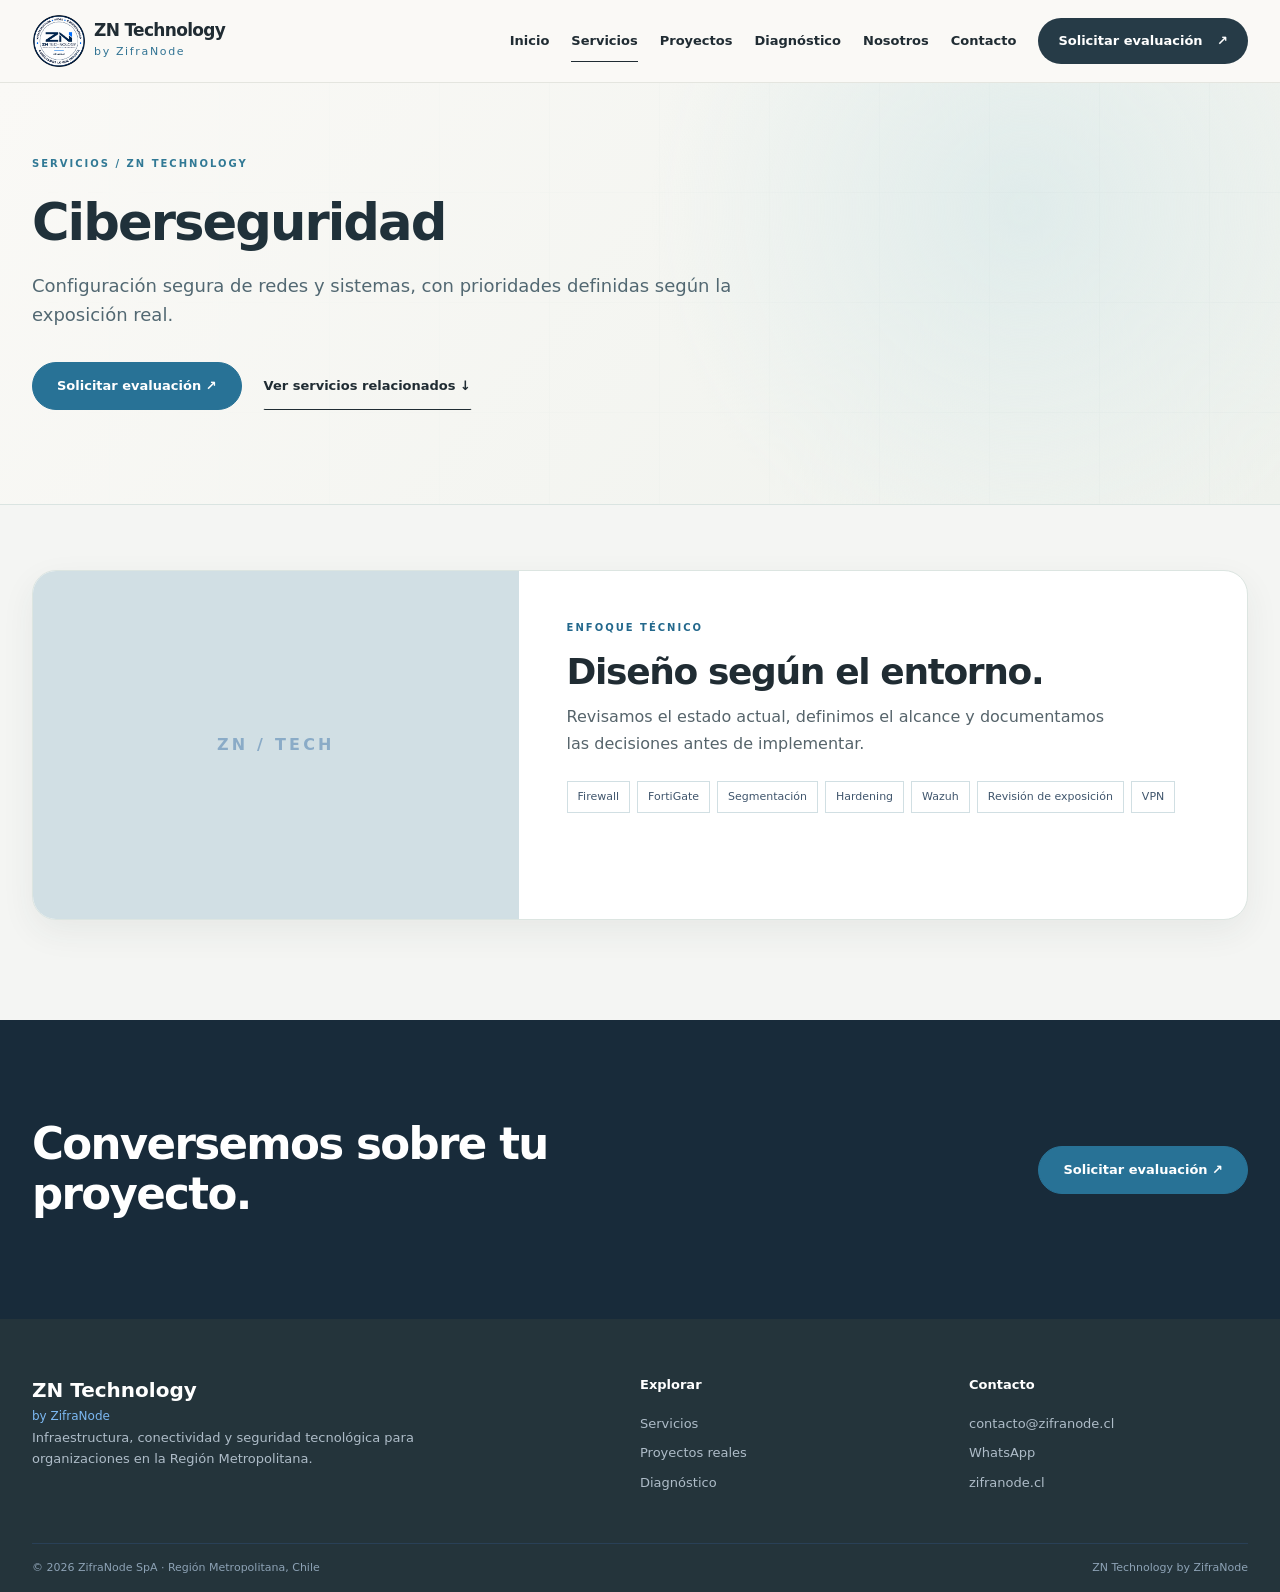
<file: ciberseguridad.html>
<!doctype html>
<html lang="es">
<head>
<meta charset="utf-8">
<meta name="viewport" content="width=device-width, initial-scale=1">
<title>Ciberseguridad | ZN Technology by ZifraNode</title>
<meta name="description" content="Configuración segura de redes y sistemas, con prioridades definidas según la exposición real. Atención en la Región Metropolitana, Chile.">
<link rel="canonical" href="https://zifranode.cl/ciberseguridad.html">
<meta property="og:type" content="website">
<meta property="og:locale" content="es_CL">
<meta property="og:title" content="Ciberseguridad | ZN Technology by ZifraNode">
<meta property="og:description" content="Configuración segura de redes y sistemas, con prioridades definidas según la exposición real. Atención en la Región Metropolitana, Chile.">
<meta property="og:url" content="https://zifranode.cl/ciberseguridad.html">
<meta property="og:image" content="https://zifranode.cl/images/web/rack.webp">
<link rel="icon" href="logo_favicon.png" type="image/png">
<link rel="stylesheet" href="site.css?v=20261006-2">
<link rel="stylesheet" href="experience.css?v=8">
</head>
<body>
<a class="skip-link" href="#contenido">Saltar al contenido</a>
<header class="site-header">
<div class="shell header-inner">
<a class="brand" href="index.html" aria-label="ZN Technology by ZifraNode, inicio">
<img src="images/web/logo-circular.webp" alt="" width="820" height="820">
<span>
<strong>ZN Technology</strong>
<small>by ZifraNode</small>
</span>
</a>
<button class="menu-toggle" type="button" aria-label="Abrir menú" aria-controls="main-nav" aria-expanded="false">
<span>
</span>
<span>
</span>
<span>
</span>
</button>
<nav id="main-nav" class="main-nav" aria-label="Navegación principal">
<a href="index.html">Inicio</a>
<a href="servicios.html" aria-current="page">Servicios</a>
<a href="proyectos.html">Proyectos</a>
<a href="diagnostico/">Diagnóstico</a>
<a href="index.html#nosotros">Nosotros</a>
<a href="index.html#contacto">Contacto</a>
<a class="nav-cta" href="index.html#contacto">Solicitar evaluación <span aria-hidden="true">↗</span>
</a>
</nav>
</div>
</header>
<main id="contenido">
<section class="inner-hero shell">
<span class="eyebrow">Servicios / ZN Technology</span>
<h1>Ciberseguridad</h1>
<p>Configuración segura de redes y sistemas, con prioridades definidas según la exposición real.</p>
<div class="actions">
<a class="button button-primary" href="index.html?service=ciberseguridad#contacto">Solicitar evaluación ↗</a>
<a class="button button-text" href="servicios.html#ciberseguridad">Ver servicios relacionados ↓</a>
</div>
</section>
<section class="section section-soft">
<div class="shell detail-card">
<div class="detail-image">
<span class="detail-initial">ZN / TECH</span>
</div>
<div class="detail-content">
<span class="eyebrow">Enfoque técnico</span>
<h2>Diseño según el entorno.</h2>
<p>Revisamos el estado actual, definimos el alcance y documentamos las decisiones antes de implementar.</p>
<ul class="detail-pills">
<li>Firewall</li>
<li>FortiGate</li>
<li>Segmentación</li>
<li>Hardening</li>
<li>Wazuh</li>
<li>Revisión de exposición</li>
<li>VPN</li>
</ul>
</div>
</div>
</section>
<section class="section section-ink">
<div class="shell short-cta">
<h2>Conversemos sobre tu proyecto.</h2>
<a class="button button-primary" href="index.html#contacto">Solicitar evaluación ↗</a>
</div>
</section>
</main>
<footer class="site-footer">
<div class="shell footer-grid">
<div>
<div class="footer-brand">ZN Technology <em>by ZifraNode</em>
</div>
<p>Infraestructura, conectividad y seguridad tecnológica para organizaciones en la Región Metropolitana.</p>
</div>
<div>
<strong>Explorar</strong>
<a href="servicios.html">Servicios</a>
<a href="proyectos.html">Proyectos reales</a>
<a href="diagnostico/">Diagnóstico</a>
</div>
<div>
<strong>Contacto</strong>
<a href="mailto:contacto@zifranode.cl">contacto@zifranode.cl</a>
<a href="https://wa.me/56982874767?text=Hola%2C%20vi%20los%20servicios%20de%20ZN%20Technology%20y%20me%20gustar%C3%ADa%20solicitar%20una%20evaluaci%C3%B3n." target="_blank" rel="noopener noreferrer">WhatsApp</a>
<a href="https://zifranode.cl/">zifranode.cl</a>
</div>
</div>
<div class="shell footer-bottom">
<span>© 2026 ZifraNode SpA · Región Metropolitana, Chile</span>
<span>ZN Technology by ZifraNode</span>
</div>
</footer>
<a class="whatsapp-float" href="https://wa.me/56982874767?text=Hola%2C%20vi%20los%20servicios%20de%20ZN%20Technology%20y%20me%20gustar%C3%ADa%20solicitar%20una%20evaluaci%C3%B3n." target="_blank" rel="noopener noreferrer" aria-label="Solicitar evaluación por WhatsApp"><span>WhatsApp ↗</span>
</a>
<script src="site.js" defer>
</script>
</body>
</html>
</file>
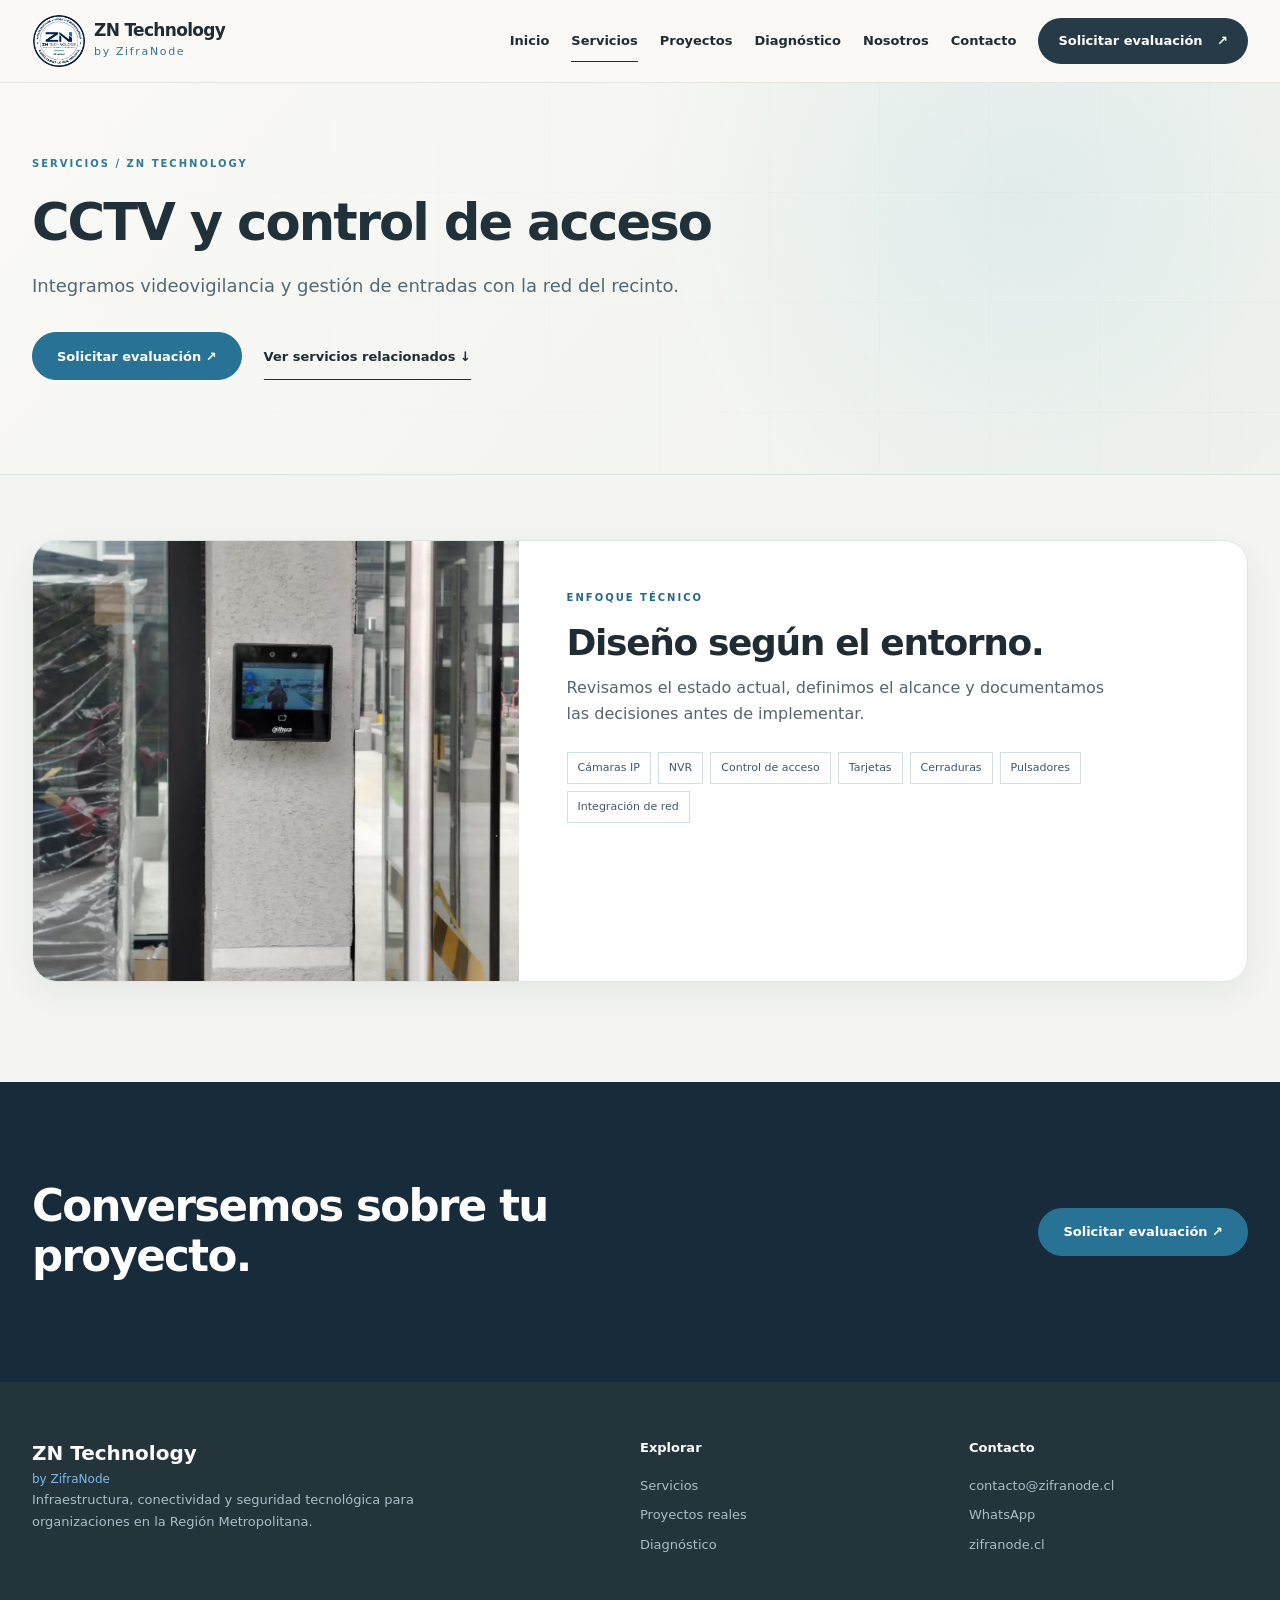
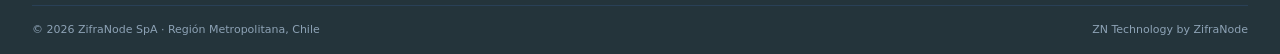
<file: control-acceso.html>
<!doctype html>
<html lang="es">
<head>
<meta charset="utf-8">
<meta name="viewport" content="width=device-width, initial-scale=1">
<title>CCTV y control de acceso | ZN Technology by ZifraNode</title>
<meta name="description" content="Integramos videovigilancia y gestión de entradas con la red del recinto. Atención en la Región Metropolitana, Chile.">
<link rel="canonical" href="https://zifranode.cl/control-acceso.html">
<meta property="og:type" content="website">
<meta property="og:locale" content="es_CL">
<meta property="og:title" content="CCTV y control de acceso | ZN Technology by ZifraNode">
<meta property="og:description" content="Integramos videovigilancia y gestión de entradas con la red del recinto. Atención en la Región Metropolitana, Chile.">
<meta property="og:url" content="https://zifranode.cl/control-acceso.html">
<meta property="og:image" content="https://zifranode.cl/images/web/rack.webp">
<link rel="icon" href="logo_favicon.png" type="image/png">
<link rel="stylesheet" href="site.css?v=20261006-2">
<link rel="stylesheet" href="experience.css?v=8">
</head>
<body>
<a class="skip-link" href="#contenido">Saltar al contenido</a>
<header class="site-header">
<div class="shell header-inner">
<a class="brand" href="index.html" aria-label="ZN Technology by ZifraNode, inicio">
<img src="images/web/logo-circular.webp" alt="" width="820" height="820">
<span>
<strong>ZN Technology</strong>
<small>by ZifraNode</small>
</span>
</a>
<button class="menu-toggle" type="button" aria-label="Abrir menú" aria-controls="main-nav" aria-expanded="false">
<span>
</span>
<span>
</span>
<span>
</span>
</button>
<nav id="main-nav" class="main-nav" aria-label="Navegación principal">
<a href="index.html">Inicio</a>
<a href="servicios.html" aria-current="page">Servicios</a>
<a href="proyectos.html">Proyectos</a>
<a href="diagnostico/">Diagnóstico</a>
<a href="index.html#nosotros">Nosotros</a>
<a href="index.html#contacto">Contacto</a>
<a class="nav-cta" href="index.html#contacto">Solicitar evaluación <span aria-hidden="true">↗</span>
</a>
</nav>
</div>
</header>
<main id="contenido">
<section class="inner-hero shell">
<span class="eyebrow">Servicios / ZN Technology</span>
<h1>CCTV y control de acceso</h1>
<p>Integramos videovigilancia y gestión de entradas con la red del recinto.</p>
<div class="actions">
<a class="button button-primary" href="index.html?service=acceso#contacto">Solicitar evaluación ↗</a>
<a class="button button-text" href="servicios.html#acceso">Ver servicios relacionados ↓</a>
</div>
</section>
<section class="section section-soft">
<div class="shell detail-card">
<div class="detail-image">
<img src="images/web/acceso-condominio.webp" alt="Trabajo real de ZN Technology en infraestructura tecnológica" loading="lazy">
</div>
<div class="detail-content">
<span class="eyebrow">Enfoque técnico</span>
<h2>Diseño según el entorno.</h2>
<p>Revisamos el estado actual, definimos el alcance y documentamos las decisiones antes de implementar.</p>
<ul class="detail-pills">
<li>Cámaras IP</li>
<li>NVR</li>
<li>Control de acceso</li>
<li>Tarjetas</li>
<li>Cerraduras</li>
<li>Pulsadores</li>
<li>Integración de red</li>
</ul>
</div>
</div>
</section>
<section class="section section-ink">
<div class="shell short-cta">
<h2>Conversemos sobre tu proyecto.</h2>
<a class="button button-primary" href="index.html#contacto">Solicitar evaluación ↗</a>
</div>
</section>
</main>
<footer class="site-footer">
<div class="shell footer-grid">
<div>
<div class="footer-brand">ZN Technology <em>by ZifraNode</em>
</div>
<p>Infraestructura, conectividad y seguridad tecnológica para organizaciones en la Región Metropolitana.</p>
</div>
<div>
<strong>Explorar</strong>
<a href="servicios.html">Servicios</a>
<a href="proyectos.html">Proyectos reales</a>
<a href="diagnostico/">Diagnóstico</a>
</div>
<div>
<strong>Contacto</strong>
<a href="mailto:contacto@zifranode.cl">contacto@zifranode.cl</a>
<a href="https://wa.me/56982874767?text=Hola%2C%20vi%20los%20servicios%20de%20ZN%20Technology%20y%20me%20gustar%C3%ADa%20solicitar%20una%20evaluaci%C3%B3n." target="_blank" rel="noopener noreferrer">WhatsApp</a>
<a href="https://zifranode.cl/">zifranode.cl</a>
</div>
</div>
<div class="shell footer-bottom">
<span>© 2026 ZifraNode SpA · Región Metropolitana, Chile</span>
<span>ZN Technology by ZifraNode</span>
</div>
</footer>
<a class="whatsapp-float" href="https://wa.me/56982874767?text=Hola%2C%20vi%20los%20servicios%20de%20ZN%20Technology%20y%20me%20gustar%C3%ADa%20solicitar%20una%20evaluaci%C3%B3n." target="_blank" rel="noopener noreferrer" aria-label="Solicitar evaluación por WhatsApp"><span>WhatsApp ↗</span>
</a>
<script src="site.js" defer>
</script>
</body>
</html>
</file>
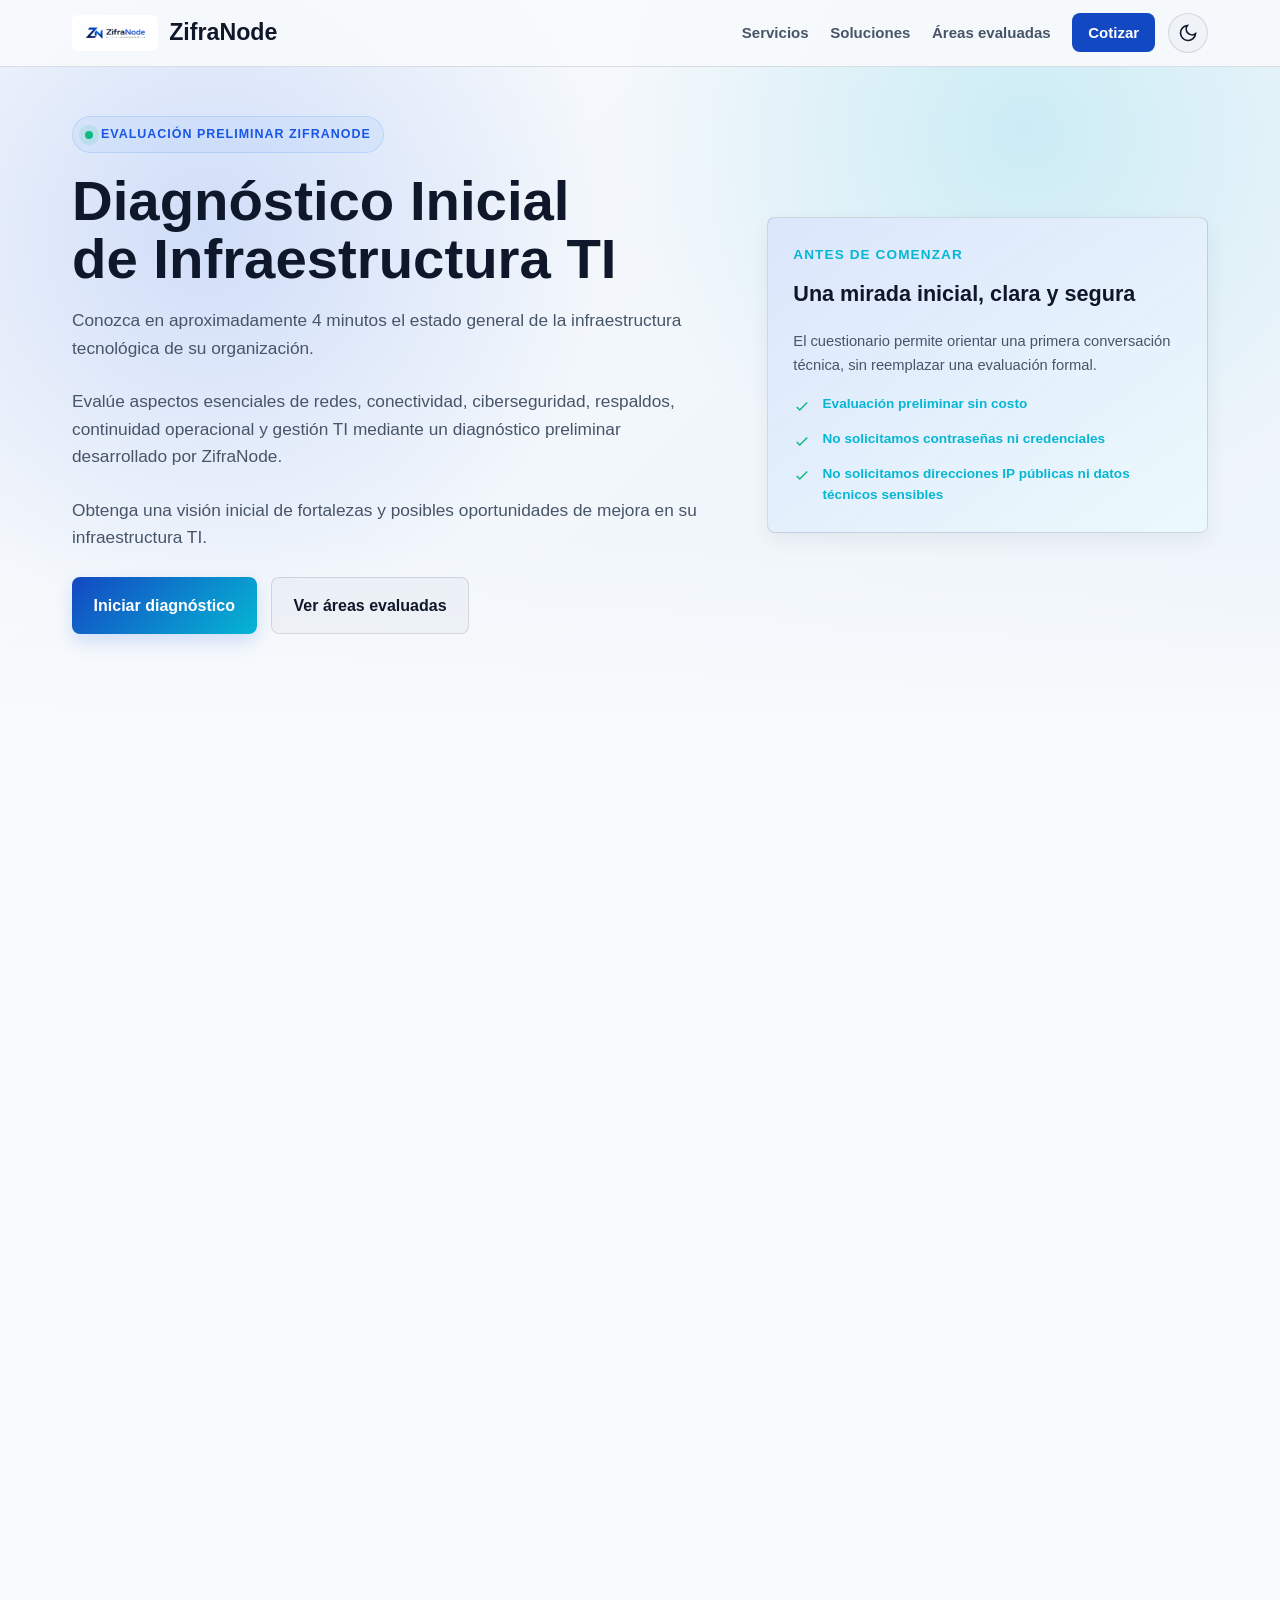
<file: diagnostico.html>
<!DOCTYPE html>
<html lang="es">

<head>
    <meta charset="UTF-8">
    <meta name="viewport" content="width=device-width, initial-scale=1.0">
    <title>Diagnóstico de Infraestructura TI | ZifraNode</title>
    <meta name="description" content="Evalúe de forma preliminar el estado de su red, ciberseguridad, respaldos y continuidad operacional con el Diagnóstico Inicial de Infraestructura TI de ZifraNode.">
    <meta name="author" content="ZifraNode">
    <meta property="og:title" content="Diagnóstico de Infraestructura TI | ZifraNode">
    <meta property="og:description" content="Evalúe de forma preliminar el estado de su red, ciberseguridad, respaldos y continuidad operacional con ZifraNode.">
    <meta property="og:type" content="website">
    <meta property="og:url" content="https://zifranode.cl/diagnostico">
    <meta property="og:image" content="https://zifranode.cl/logo.png">
    <link rel="canonical" href="https://zifranode.cl/diagnostico">
    <link rel="stylesheet" href="styles.css">
    <link rel="icon" type="image/png" href="logo_favicon.png">
</head>

<body>
    <header class="header">
        <div class="container">
            <div class="header-content">
                <a href="index.html" class="logo" aria-label="Ir al inicio de ZifraNode">
                    <img src="logo_header.png" alt="ZifraNode" class="logo-mark">
                    <span class="logo-text">ZifraNode</span>
                </a>
                <nav class="nav" aria-label="Navegación principal">
                    <ul class="nav-list">
                        <li><a href="index.html#servicios" class="nav-link">Servicios</a></li>
                        <li><a href="index.html#soluciones" class="nav-link">Soluciones</a></li>
                        <li><a href="#areas" class="nav-link">Áreas evaluadas</a></li>
                        <li><a href="index.html#contacto" class="nav-link btn-contact">Cotizar</a></li>
                    </ul>
                    <button id="theme-toggle" class="theme-toggle" aria-label="Cambiar tema">
                        <svg class="sun-icon" width="20" height="20" viewBox="0 0 24 24" fill="none" stroke="currentColor" stroke-width="2" aria-hidden="true"><circle cx="12" cy="12" r="5"></circle><line x1="12" y1="1" x2="12" y2="3"></line><line x1="12" y1="21" x2="12" y2="23"></line><line x1="4.22" y1="4.22" x2="5.64" y2="5.64"></line><line x1="18.36" y1="18.36" x2="19.78" y2="19.78"></line><line x1="1" y1="12" x2="3" y2="12"></line><line x1="21" y1="12" x2="23" y2="12"></line></svg>
                        <svg class="moon-icon" width="20" height="20" viewBox="0 0 24 24" fill="none" stroke="currentColor" stroke-width="2" aria-hidden="true"><path d="M21 12.79A9 9 0 1 1 11.21 3 7 7 0 0 0 21 12.79z"></path></svg>
                    </button>
                    <button class="mobile-toggle" aria-label="Abrir menú" aria-expanded="false"><span></span><span></span><span></span></button>
                </nav>
            </div>
        </div>
    </header>

    <main>
        <section class="hero diagnostic-hero" aria-labelledby="diagnostic-title">
            <div class="container hero-grid">
                <div class="hero-content">
                    <div class="hero-badge"><span class="badge-dot"></span><span>Evaluación preliminar ZifraNode</span></div>
                    <h1 id="diagnostic-title" class="hero-title">Diagnóstico Inicial de Infraestructura TI</h1>
                    <p class="hero-subtitle">Conozca en aproximadamente 4 minutos el estado general de la infraestructura tecnológica de su organización.</p>
                    <p class="hero-subtitle">Evalúe aspectos esenciales de redes, conectividad, ciberseguridad, respaldos, continuidad operacional y gestión TI mediante un diagnóstico preliminar desarrollado por ZifraNode.</p>
                    <p class="hero-subtitle">Obtenga una visión inicial de fortalezas y posibles oportunidades de mejora en su infraestructura TI.</p>
                    <div class="hero-cta"><a href="#" class="btn btn-primary" data-diagnostic-cta>Iniciar diagnóstico</a><a href="#areas" class="btn btn-secondary">Ver áreas evaluadas</a></div>
                </div>
                <aside class="signal-card brand-card diagnostic-summary" aria-label="Resumen del diagnóstico">
                    <span class="section-kicker">Antes de comenzar</span>
                    <h2>Una mirada inicial, clara y segura</h2>
                    <p>El cuestionario permite orientar una primera conversación técnica, sin reemplazar una evaluación formal.</p>
                    <ul class="diagnostic-summary-list">
                        <li><svg viewBox="0 0 24 24" fill="none" stroke="currentColor" stroke-width="2" aria-hidden="true"><path d="m5 12 4 4L19 6"></path></svg><span>Evaluación preliminar sin costo</span></li>
                        <li><svg viewBox="0 0 24 24" fill="none" stroke="currentColor" stroke-width="2" aria-hidden="true"><path d="m5 12 4 4L19 6"></path></svg><span>No solicitamos contraseñas ni credenciales</span></li>
                        <li><svg viewBox="0 0 24 24" fill="none" stroke="currentColor" stroke-width="2" aria-hidden="true"><path d="m5 12 4 4L19 6"></path></svg><span>No solicitamos direcciones IP públicas ni datos técnicos sensibles</span></li>
                    </ul>
                </aside>
            </div>
        </section>

        <section class="services" aria-labelledby="trust-title">
            <div class="container">
                <div class="section-header"><span class="section-kicker">Diseñado para orientar</span><h2 id="trust-title" class="section-title">Una primera señal para tomar mejores decisiones</h2></div>
                <div class="diagnostic-trust-grid">
                    <article class="diagnostic-trust-item"><svg viewBox="0 0 24 24" fill="none" stroke="currentColor" stroke-width="2" aria-hidden="true"><circle cx="12" cy="12" r="9"></circle><path d="M12 7v5l3 2"></path></svg><div><strong>Aproximadamente 4 minutos</strong><span>Un cuestionario breve y directo.</span></div></article>
                    <article class="diagnostic-trust-item"><svg viewBox="0 0 24 24" fill="none" stroke="currentColor" stroke-width="2" aria-hidden="true"><path d="M20 12v7a2 2 0 0 1-2 2H6a2 2 0 0 1-2-2v-7"></path><path d="M8 7V5a4 4 0 0 1 8 0v2"></path><rect x="6" y="7" width="12" height="8" rx="1"></rect></svg><div><strong>Información cuidada</strong><span>No se solicitan credenciales, IP públicas ni información sensible.</span></div></article>
                    <article class="diagnostic-trust-item"><svg viewBox="0 0 24 24" fill="none" stroke="currentColor" stroke-width="2" aria-hidden="true"><path d="M4 19V5"></path><path d="M4 19h16"></path><path d="m7 15 4-4 3 2 4-5"></path></svg><div><strong>Evaluación preliminar</strong><span>Sus respuestas serán analizadas para identificar fortalezas y áreas que podrían requerir revisión.</span></div></article>
                </div>
            </div>
        </section>

        <section id="areas" class="solutions" aria-labelledby="areas-title">
            <div class="container"><div class="section-header"><span class="section-kicker">Áreas evaluadas</span><h2 id="areas-title" class="section-title">Aspectos esenciales de su operación tecnológica</h2><p class="section-subtitle">Estas áreas sirven como guía inicial; no corresponden a una auditoría formal.</p></div>
                <div class="diagnostic-areas-grid">
                    <article class="diagnostic-area"><svg viewBox="0 0 24 24" fill="none" stroke="currentColor" stroke-width="2" aria-hidden="true"><rect x="3" y="3" width="18" height="6" rx="1"></rect><rect x="3" y="15" width="18" height="6" rx="1"></rect><path d="M7 6h.01M7 18h.01M11 6h6M11 18h6"></path></svg><h3>Red y conectividad</h3><p>Infraestructura de red, segmentación, cobertura WiFi y documentación.</p></article>
                    <article class="diagnostic-area"><svg viewBox="0 0 24 24" fill="none" stroke="currentColor" stroke-width="2" aria-hidden="true"><path d="M12 22s8-4 8-10V5l-8-3-8 3v7c0 6 8 10 8 10z"></path><path d="m9 12 2 2 4-4"></path></svg><h3>Ciberseguridad</h3><p>Controles perimetrales y autenticación multifactor.</p></article>
                    <article class="diagnostic-area"><svg viewBox="0 0 24 24" fill="none" stroke="currentColor" stroke-width="2" aria-hidden="true"><path d="M4 4h16v12H4z"></path><path d="M8 20h8M12 16v4"></path><path d="M8 8h8M8 11h5"></path></svg><h3>Respaldos</h3><p>Frecuencia de respaldo y capacidad de restauración.</p></article>
                    <article class="diagnostic-area"><svg viewBox="0 0 24 24" fill="none" stroke="currentColor" stroke-width="2" aria-hidden="true"><path d="M13 2 4 14h7l-1 8 9-12h-7z"></path></svg><h3>Continuidad operacional</h3><p>UPS, conectividad alternativa y procedimientos de contingencia.</p></article>
                    <article class="diagnostic-area"><svg viewBox="0 0 24 24" fill="none" stroke="currentColor" stroke-width="2" aria-hidden="true"><circle cx="12" cy="7" r="4"></circle><path d="M5.5 21a6.5 6.5 0 0 1 13 0"></path></svg><h3>Gestión TI</h3><p>Administración, soporte y mantenimiento preventivo.</p></article>
                </div>
            </div>
        </section>

        <section class="process diagnostic-process" aria-labelledby="process-title"><div class="container"><div class="section-header"><span class="section-kicker">Cómo funciona</span><h2 id="process-title" class="section-title">Tres pasos para una primera orientación</h2></div><div class="process-grid">
            <article class="process-step"><span>1</span><h3>Complete el diagnóstico</h3><p>Responda un breve cuestionario sobre la infraestructura tecnológica de su organización.</p></article>
            <article class="process-step"><span>2</span><h3>Procesamos sus respuestas</h3><p>ZifraNode aplica una metodología preliminar para identificar fortalezas, oportunidades de mejora y áreas que requieren mayor revisión.</p></article>
            <article class="process-step"><span>3</span><h3>Revise los próximos pasos</h3><p>Si lo solicita, ZifraNode puede revisar los resultados y orientar una evaluación técnica posterior.</p></article>
        </div></div></section>

        <section class="cta-band"><div class="container cta-content"><div><span class="section-kicker light">Diagnóstico inicial</span><h2>Comience con una visión general de su infraestructura TI.</h2><p>El cuestionario toma aproximadamente 4 minutos.</p></div><a href="#" class="btn btn-light" data-diagnostic-cta>Iniciar diagnóstico</a></div></section>

        <section class="diagnostic-note" aria-label="Información importante"><div class="container diagnostic-note-grid"><aside class="diagnostic-disclaimer"><h2>Alcance del diagnóstico</h2><p>Este diagnóstico tiene carácter preliminar y orientativo. Se basa exclusivamente en la información proporcionada por quien responde y no constituye una auditoría técnica, certificación, pentest ni evaluación formal de cumplimiento normativo.</p></aside><aside class="diagnostic-privacy"><h2>Privacidad</h2><p>Los datos proporcionados serán utilizados por ZifraNode SpA para gestionar el diagnóstico, elaborar una evaluación preliminar y atender solicitudes de contacto asociadas. No solicitamos ni almacenamos en esta landing información técnica sensible.</p></aside></div></section>
    </main>

    <footer class="footer"><div class="container"><div class="footer-content"><div class="footer-brand"><div class="footer-brand-name">ZifraNode</div><p>Infraestructura TI, redes, seguridad electrónica, automatización, soporte y monitoreo.</p></div><div class="footer-links"><div class="footer-column"><h4>Servicios</h4><ul><li><a href="index.html#servicios">Redes y WiFi</a></li><li><a href="index.html#servicios">Cableado estructurado</a></li><li><a href="index.html#servicios">CCTV y acceso</a></li></ul></div><div class="footer-column"><h4>Clientes</h4><ul><li><a href="index.html#soluciones">Empresas</a></li><li><a href="index.html#soluciones">Locales comerciales</a></li><li><a href="index.html#soluciones">Condominios y hogares</a></li></ul></div><div class="footer-column"><h4>Contacto</h4><ul><li><a href="mailto:contacto@zifranode.cl">contacto@zifranode.cl</a></li><li><a href="index.html#contacto">Solicitar cotización</a></li><li><a href="index.html#proceso">Proceso de trabajo</a></li></ul></div></div></div><div class="footer-bottom"><p>&copy; 2026 ZifraNode. Todos los derechos reservados.</p></div></div></footer>

    <script src="script.js"></script>
    <script src="diagnostico.js"></script>
</body>
</html>
</file>
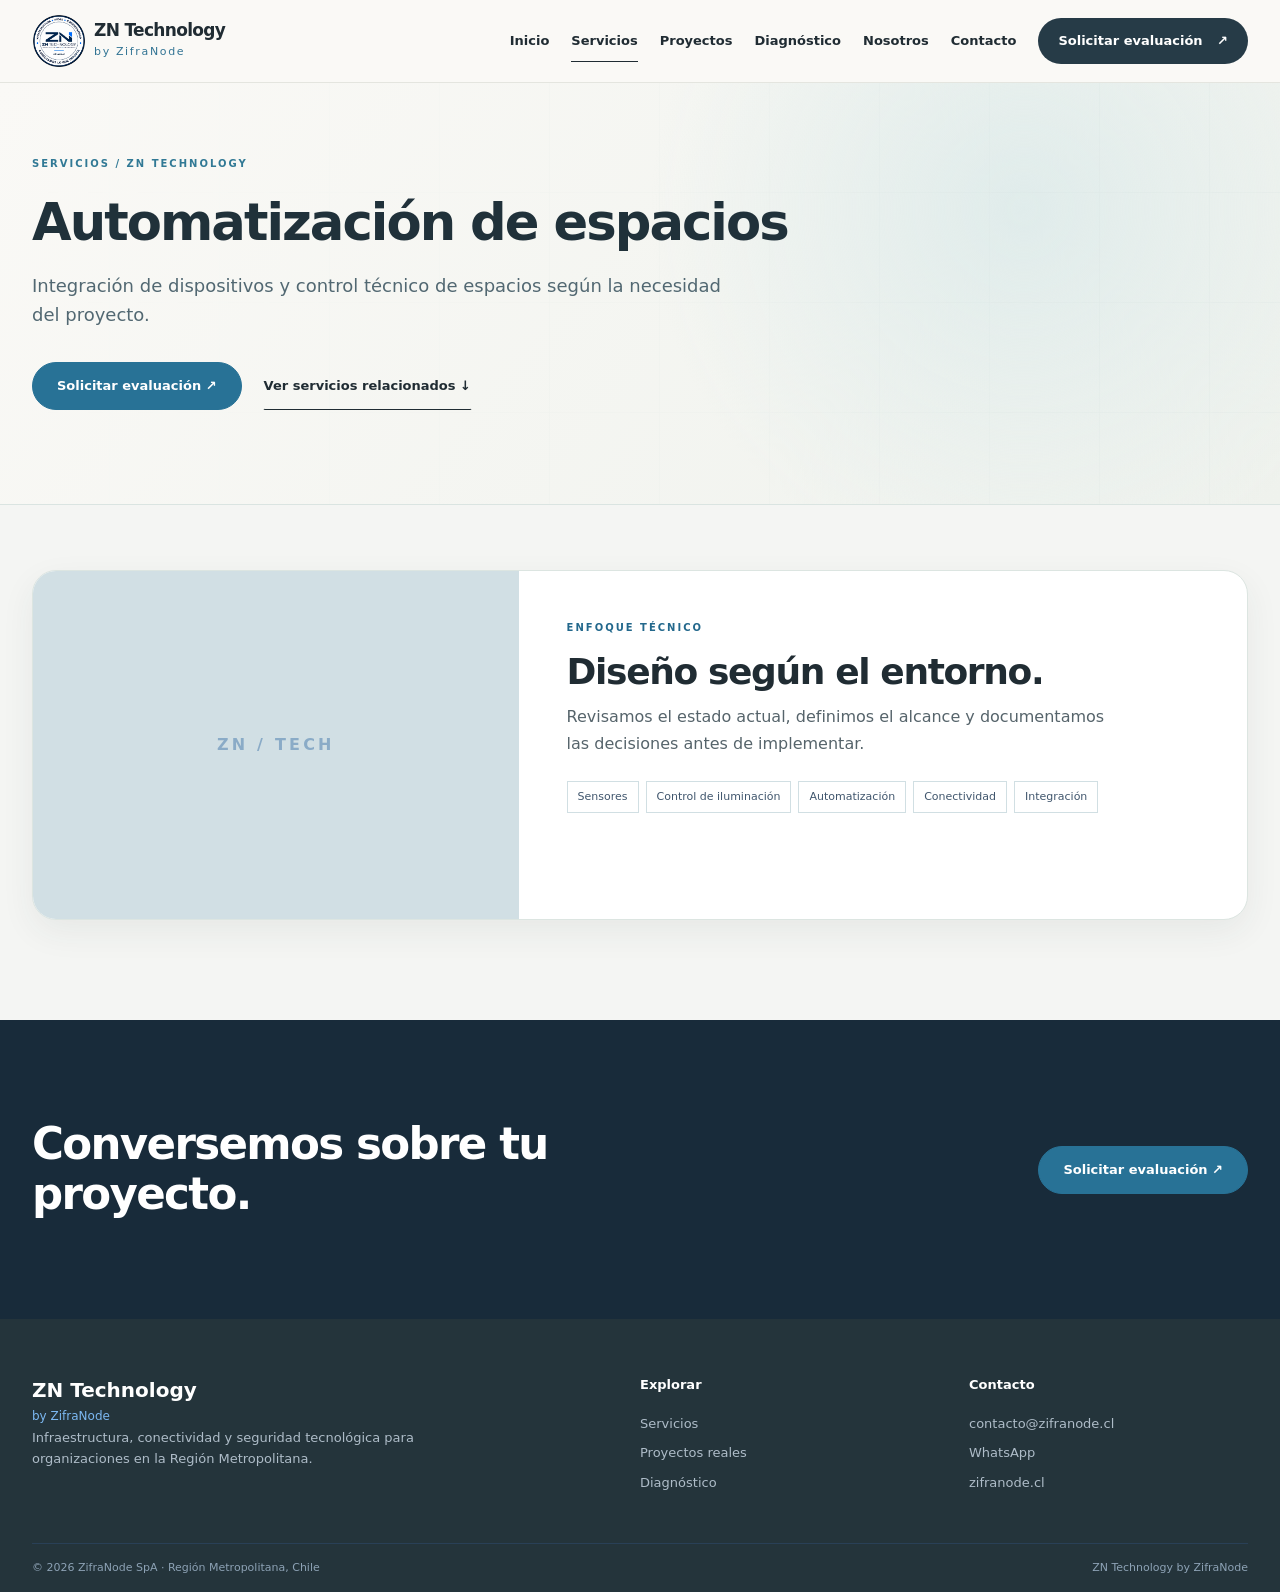
<file: domotica.html>
<!doctype html>
<html lang="es">
<head>
<meta charset="utf-8">
<meta name="viewport" content="width=device-width, initial-scale=1">
<title>Automatización de espacios | ZN Technology by ZifraNode</title>
<meta name="description" content="Integración de dispositivos y control técnico de espacios según la necesidad del proyecto. Atención en la Región Metropolitana, Chile.">
<link rel="canonical" href="https://zifranode.cl/domotica.html">
<meta property="og:type" content="website">
<meta property="og:locale" content="es_CL">
<meta property="og:title" content="Automatización de espacios | ZN Technology by ZifraNode">
<meta property="og:description" content="Integración de dispositivos y control técnico de espacios según la necesidad del proyecto. Atención en la Región Metropolitana, Chile.">
<meta property="og:url" content="https://zifranode.cl/domotica.html">
<meta property="og:image" content="https://zifranode.cl/images/web/rack.webp">
<link rel="icon" href="logo_favicon.png" type="image/png">
<link rel="stylesheet" href="site.css?v=20261006-2">
<link rel="stylesheet" href="experience.css?v=8">
</head>
<body>
<a class="skip-link" href="#contenido">Saltar al contenido</a>
<header class="site-header">
<div class="shell header-inner">
<a class="brand" href="index.html" aria-label="ZN Technology by ZifraNode, inicio">
<img src="images/web/logo-circular.webp" alt="" width="820" height="820">
<span>
<strong>ZN Technology</strong>
<small>by ZifraNode</small>
</span>
</a>
<button class="menu-toggle" type="button" aria-label="Abrir menú" aria-controls="main-nav" aria-expanded="false">
<span>
</span>
<span>
</span>
<span>
</span>
</button>
<nav id="main-nav" class="main-nav" aria-label="Navegación principal">
<a href="index.html">Inicio</a>
<a href="servicios.html" aria-current="page">Servicios</a>
<a href="proyectos.html">Proyectos</a>
<a href="diagnostico/">Diagnóstico</a>
<a href="index.html#nosotros">Nosotros</a>
<a href="index.html#contacto">Contacto</a>
<a class="nav-cta" href="index.html#contacto">Solicitar evaluación <span aria-hidden="true">↗</span>
</a>
</nav>
</div>
</header>
<main id="contenido">
<section class="inner-hero shell">
<span class="eyebrow">Servicios / ZN Technology</span>
<h1>Automatización de espacios</h1>
<p>Integración de dispositivos y control técnico de espacios según la necesidad del proyecto.</p>
<div class="actions">
<a class="button button-primary" href="index.html?service=redes#contacto">Solicitar evaluación ↗</a>
<a class="button button-text" href="servicios.html#redes">Ver servicios relacionados ↓</a>
</div>
</section>
<section class="section section-soft">
<div class="shell detail-card">
<div class="detail-image">
<span class="detail-initial">ZN / TECH</span>
</div>
<div class="detail-content">
<span class="eyebrow">Enfoque técnico</span>
<h2>Diseño según el entorno.</h2>
<p>Revisamos el estado actual, definimos el alcance y documentamos las decisiones antes de implementar.</p>
<ul class="detail-pills">
<li>Sensores</li>
<li>Control de iluminación</li>
<li>Automatización</li>
<li>Conectividad</li>
<li>Integración</li>
</ul>
</div>
</div>
</section>
<section class="section section-ink">
<div class="shell short-cta">
<h2>Conversemos sobre tu proyecto.</h2>
<a class="button button-primary" href="index.html#contacto">Solicitar evaluación ↗</a>
</div>
</section>
</main>
<footer class="site-footer">
<div class="shell footer-grid">
<div>
<div class="footer-brand">ZN Technology <em>by ZifraNode</em>
</div>
<p>Infraestructura, conectividad y seguridad tecnológica para organizaciones en la Región Metropolitana.</p>
</div>
<div>
<strong>Explorar</strong>
<a href="servicios.html">Servicios</a>
<a href="proyectos.html">Proyectos reales</a>
<a href="diagnostico/">Diagnóstico</a>
</div>
<div>
<strong>Contacto</strong>
<a href="mailto:contacto@zifranode.cl">contacto@zifranode.cl</a>
<a href="https://wa.me/56982874767?text=Hola%2C%20vi%20los%20servicios%20de%20ZN%20Technology%20y%20me%20gustar%C3%ADa%20solicitar%20una%20evaluaci%C3%B3n." target="_blank" rel="noopener noreferrer">WhatsApp</a>
<a href="https://zifranode.cl/">zifranode.cl</a>
</div>
</div>
<div class="shell footer-bottom">
<span>© 2026 ZifraNode SpA · Región Metropolitana, Chile</span>
<span>ZN Technology by ZifraNode</span>
</div>
</footer>
<a class="whatsapp-float" href="https://wa.me/56982874767?text=Hola%2C%20vi%20los%20servicios%20de%20ZN%20Technology%20y%20me%20gustar%C3%ADa%20solicitar%20una%20evaluaci%C3%B3n." target="_blank" rel="noopener noreferrer" aria-label="Solicitar evaluación por WhatsApp"><span>WhatsApp ↗</span>
</a>
<script src="site.js" defer>
</script>
</body>
</html>
</file>
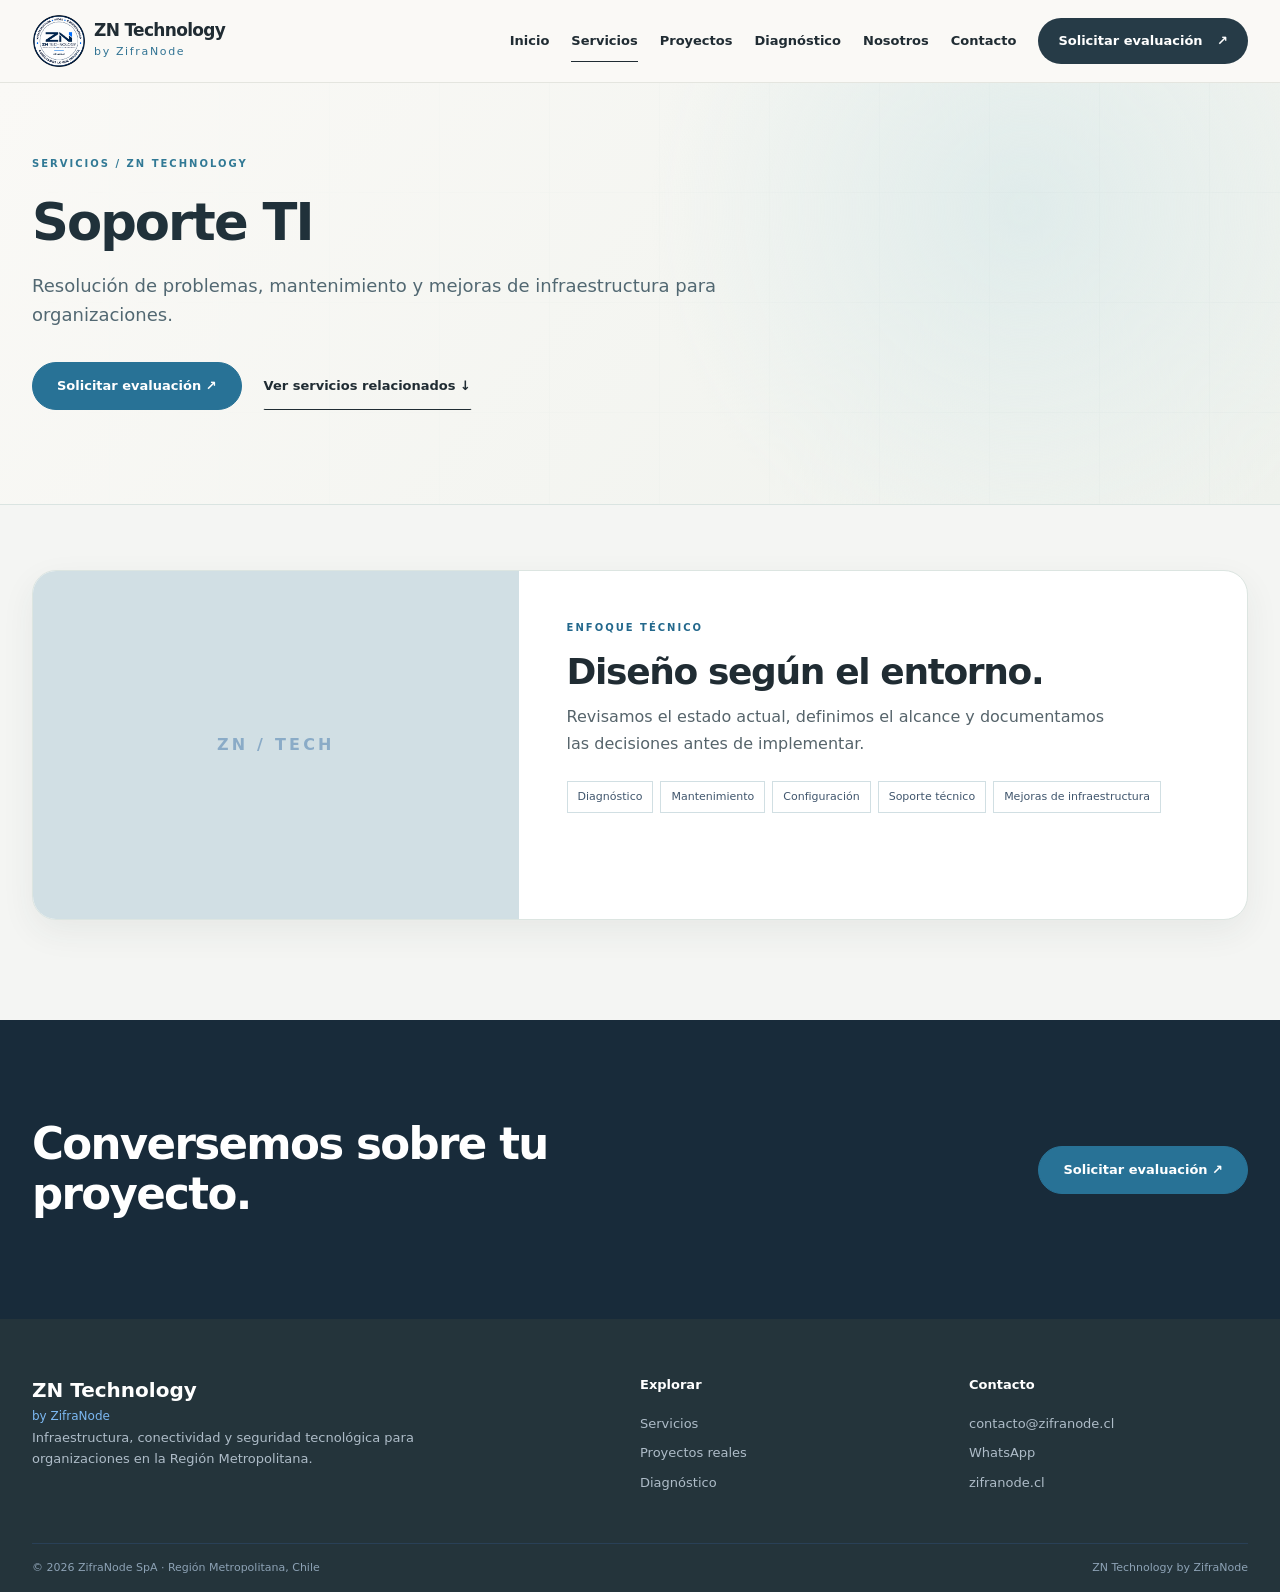
<file: informatica.html>
<!doctype html>
<html lang="es">
<head>
<meta charset="utf-8">
<meta name="viewport" content="width=device-width, initial-scale=1">
<title>Soporte TI | ZN Technology by ZifraNode</title>
<meta name="description" content="Resolución de problemas, mantenimiento y mejoras de infraestructura para organizaciones. Atención en la Región Metropolitana, Chile.">
<link rel="canonical" href="https://zifranode.cl/informatica.html">
<meta property="og:type" content="website">
<meta property="og:locale" content="es_CL">
<meta property="og:title" content="Soporte TI | ZN Technology by ZifraNode">
<meta property="og:description" content="Resolución de problemas, mantenimiento y mejoras de infraestructura para organizaciones. Atención en la Región Metropolitana, Chile.">
<meta property="og:url" content="https://zifranode.cl/informatica.html">
<meta property="og:image" content="https://zifranode.cl/images/web/rack.webp">
<link rel="icon" href="logo_favicon.png" type="image/png">
<link rel="stylesheet" href="site.css?v=20261006-2">
<link rel="stylesheet" href="experience.css?v=8">
</head>
<body>
<a class="skip-link" href="#contenido">Saltar al contenido</a>
<header class="site-header">
<div class="shell header-inner">
<a class="brand" href="index.html" aria-label="ZN Technology by ZifraNode, inicio">
<img src="images/web/logo-circular.webp" alt="" width="820" height="820">
<span>
<strong>ZN Technology</strong>
<small>by ZifraNode</small>
</span>
</a>
<button class="menu-toggle" type="button" aria-label="Abrir menú" aria-controls="main-nav" aria-expanded="false">
<span>
</span>
<span>
</span>
<span>
</span>
</button>
<nav id="main-nav" class="main-nav" aria-label="Navegación principal">
<a href="index.html">Inicio</a>
<a href="servicios.html" aria-current="page">Servicios</a>
<a href="proyectos.html">Proyectos</a>
<a href="diagnostico/">Diagnóstico</a>
<a href="index.html#nosotros">Nosotros</a>
<a href="index.html#contacto">Contacto</a>
<a class="nav-cta" href="index.html#contacto">Solicitar evaluación <span aria-hidden="true">↗</span>
</a>
</nav>
</div>
</header>
<main id="contenido">
<section class="inner-hero shell">
<span class="eyebrow">Servicios / ZN Technology</span>
<h1>Soporte TI</h1>
<p>Resolución de problemas, mantenimiento y mejoras de infraestructura para organizaciones.</p>
<div class="actions">
<a class="button button-primary" href="index.html?service=soporte#contacto">Solicitar evaluación ↗</a>
<a class="button button-text" href="servicios.html#soporte">Ver servicios relacionados ↓</a>
</div>
</section>
<section class="section section-soft">
<div class="shell detail-card">
<div class="detail-image">
<span class="detail-initial">ZN / TECH</span>
</div>
<div class="detail-content">
<span class="eyebrow">Enfoque técnico</span>
<h2>Diseño según el entorno.</h2>
<p>Revisamos el estado actual, definimos el alcance y documentamos las decisiones antes de implementar.</p>
<ul class="detail-pills">
<li>Diagnóstico</li>
<li>Mantenimiento</li>
<li>Configuración</li>
<li>Soporte técnico</li>
<li>Mejoras de infraestructura</li>
</ul>
</div>
</div>
</section>
<section class="section section-ink">
<div class="shell short-cta">
<h2>Conversemos sobre tu proyecto.</h2>
<a class="button button-primary" href="index.html#contacto">Solicitar evaluación ↗</a>
</div>
</section>
</main>
<footer class="site-footer">
<div class="shell footer-grid">
<div>
<div class="footer-brand">ZN Technology <em>by ZifraNode</em>
</div>
<p>Infraestructura, conectividad y seguridad tecnológica para organizaciones en la Región Metropolitana.</p>
</div>
<div>
<strong>Explorar</strong>
<a href="servicios.html">Servicios</a>
<a href="proyectos.html">Proyectos reales</a>
<a href="diagnostico/">Diagnóstico</a>
</div>
<div>
<strong>Contacto</strong>
<a href="mailto:contacto@zifranode.cl">contacto@zifranode.cl</a>
<a href="https://wa.me/56982874767?text=Hola%2C%20vi%20los%20servicios%20de%20ZN%20Technology%20y%20me%20gustar%C3%ADa%20solicitar%20una%20evaluaci%C3%B3n." target="_blank" rel="noopener noreferrer">WhatsApp</a>
<a href="https://zifranode.cl/">zifranode.cl</a>
</div>
</div>
<div class="shell footer-bottom">
<span>© 2026 ZifraNode SpA · Región Metropolitana, Chile</span>
<span>ZN Technology by ZifraNode</span>
</div>
</footer>
<a class="whatsapp-float" href="https://wa.me/56982874767?text=Hola%2C%20vi%20los%20servicios%20de%20ZN%20Technology%20y%20me%20gustar%C3%ADa%20solicitar%20una%20evaluaci%C3%B3n." target="_blank" rel="noopener noreferrer" aria-label="Solicitar evaluación por WhatsApp"><span>WhatsApp ↗</span>
</a>
<script src="site.js" defer>
</script>
</body>
</html>
</file>
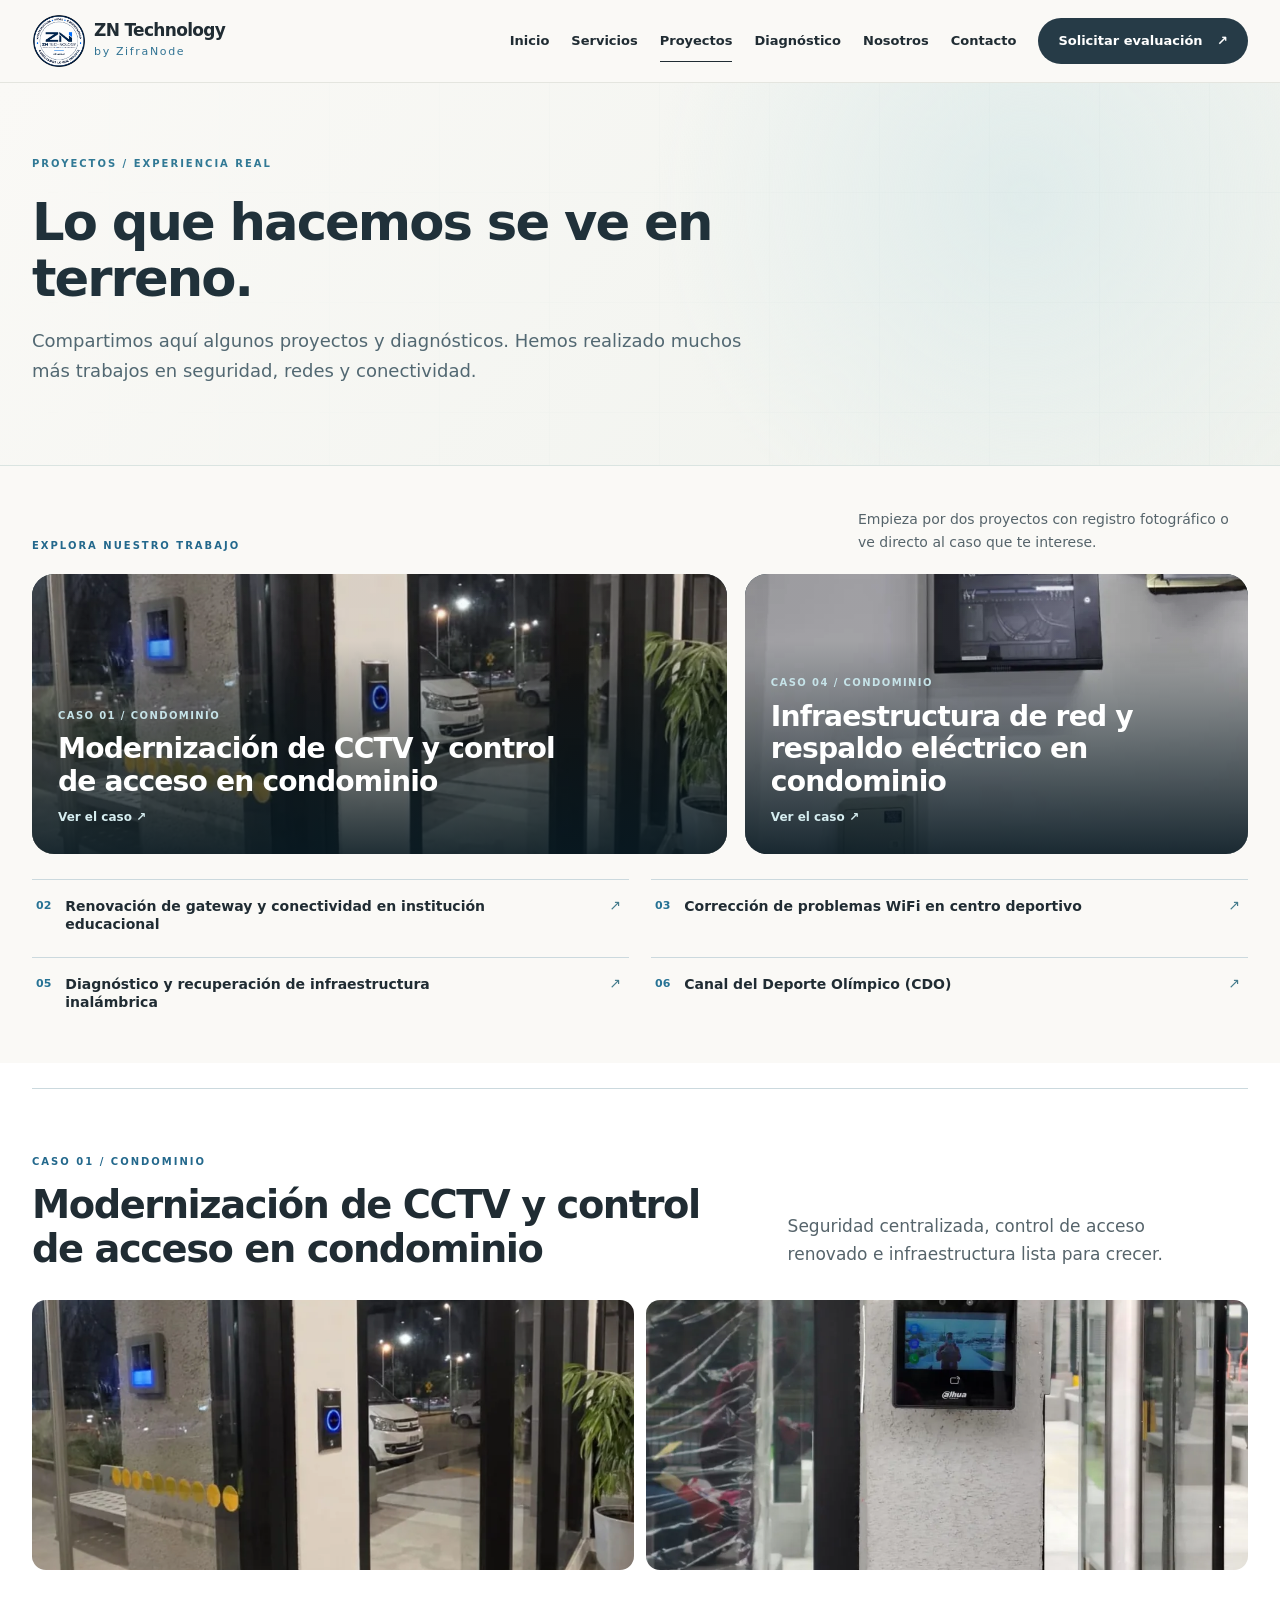
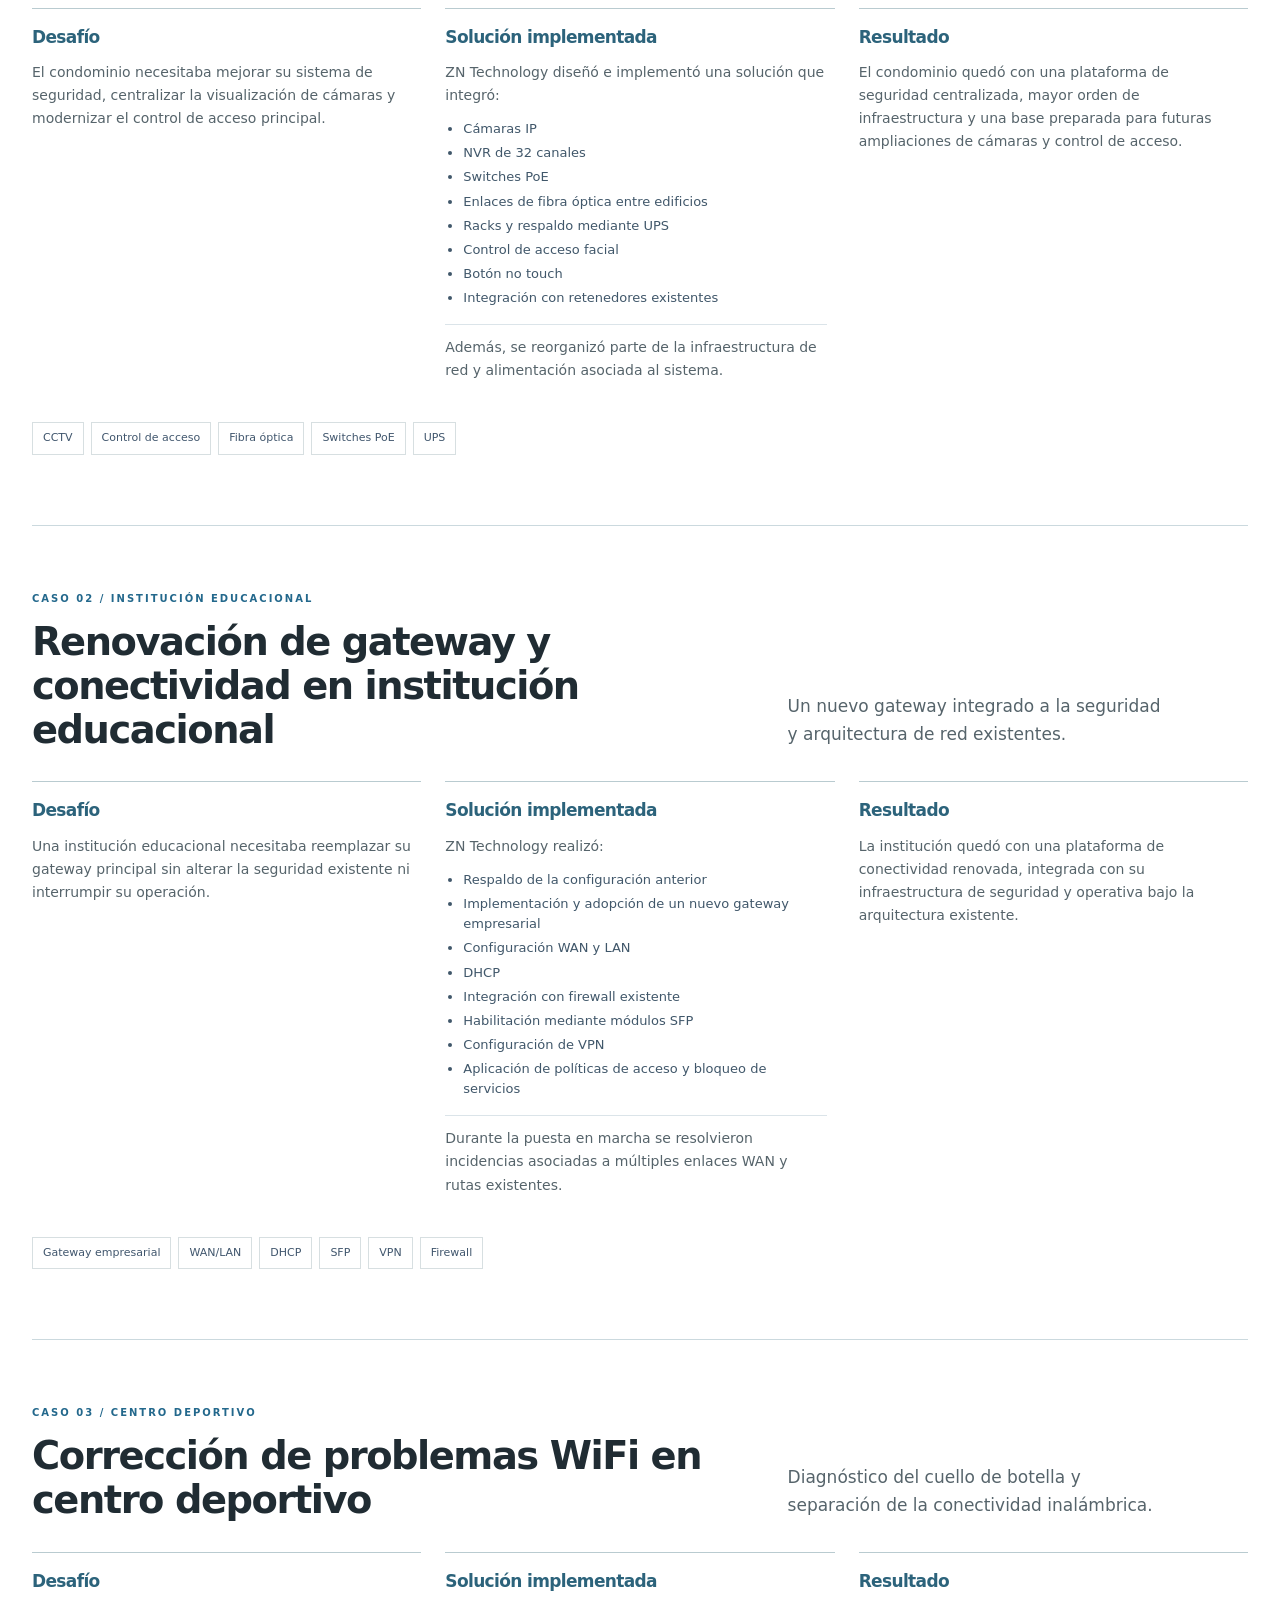
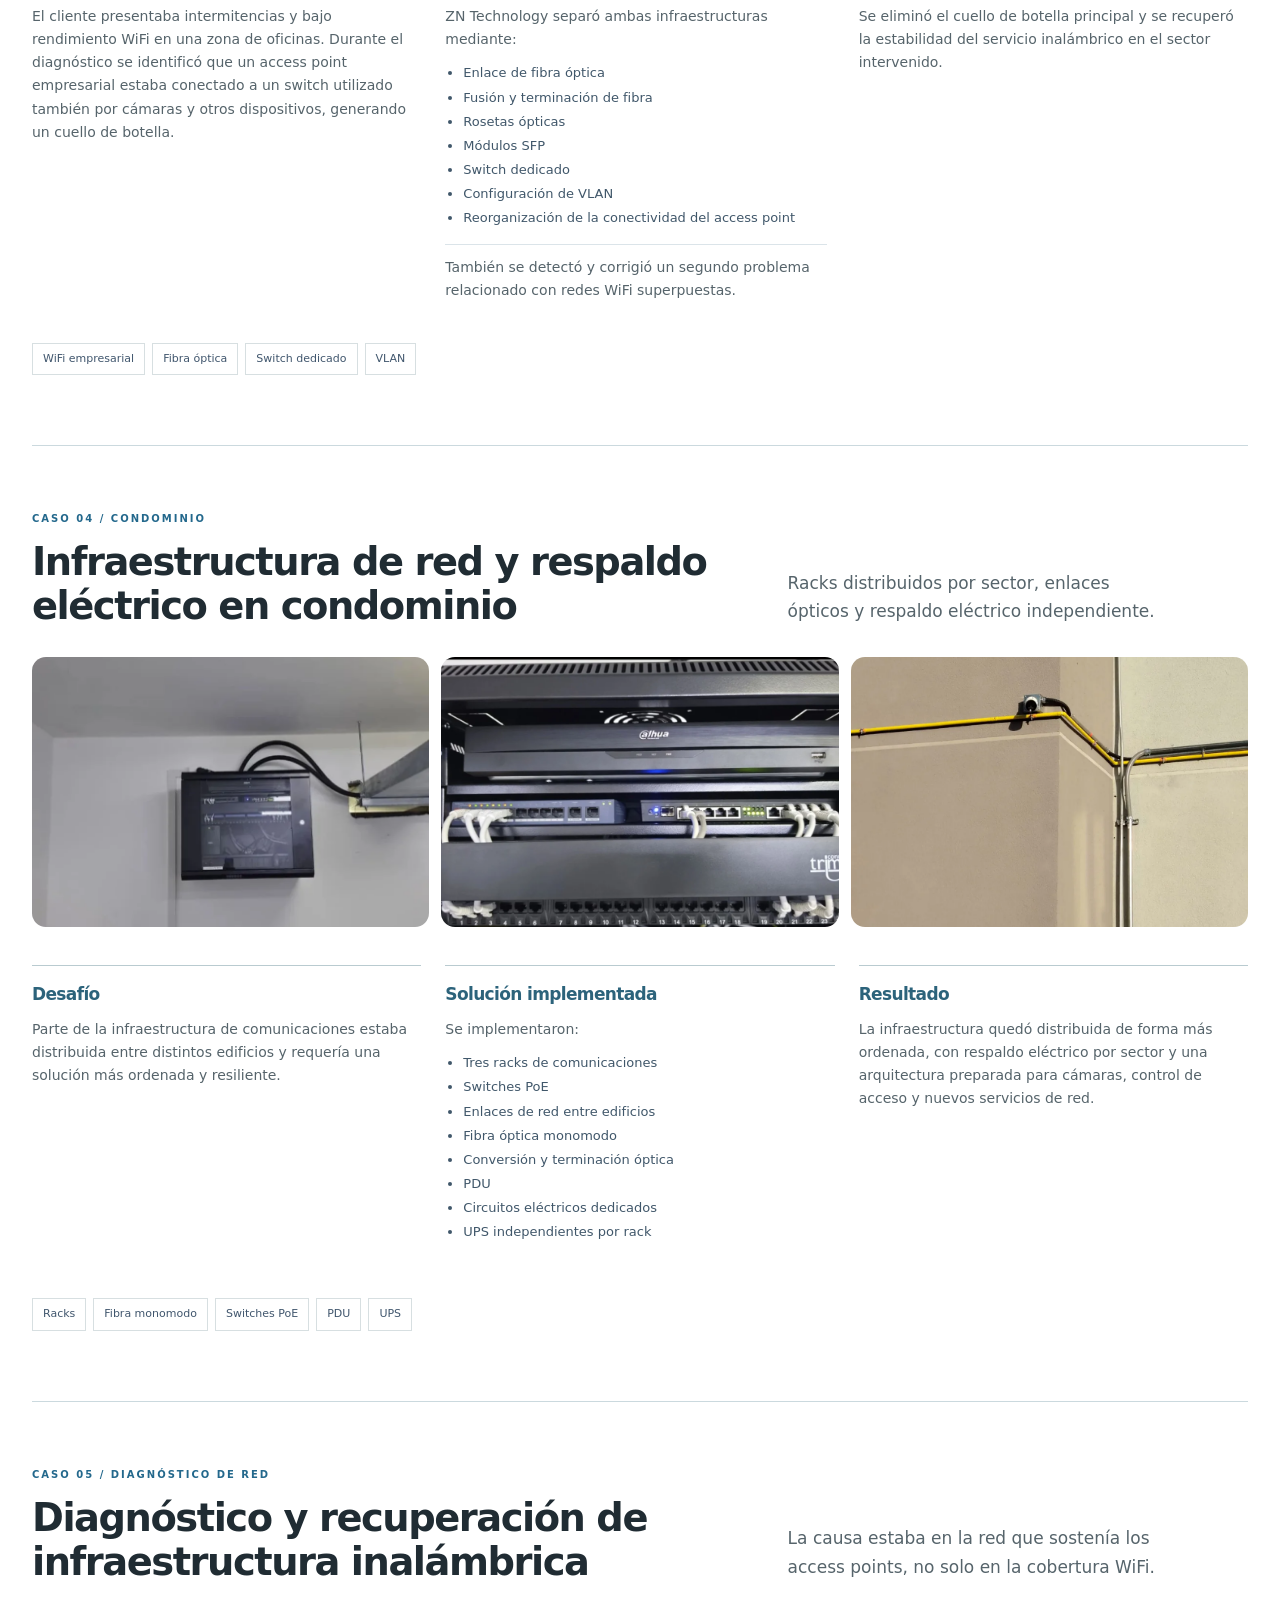
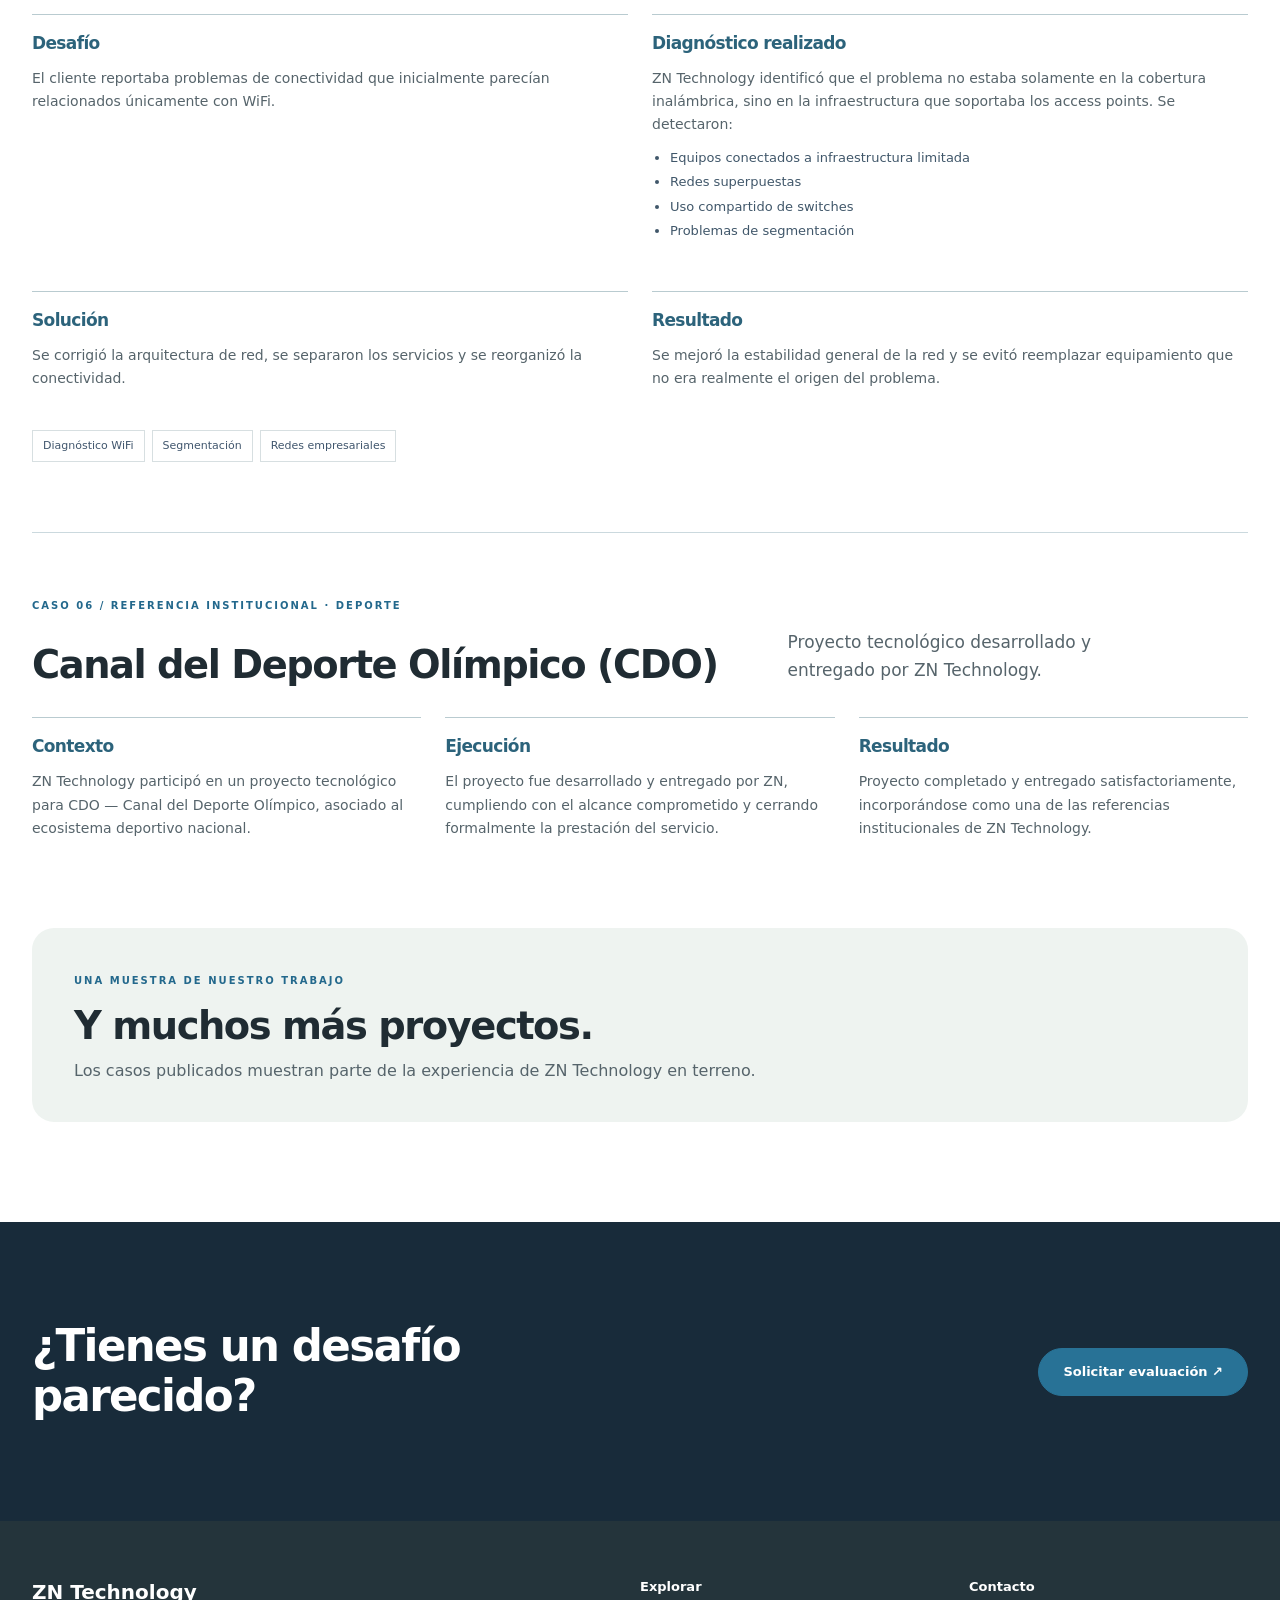
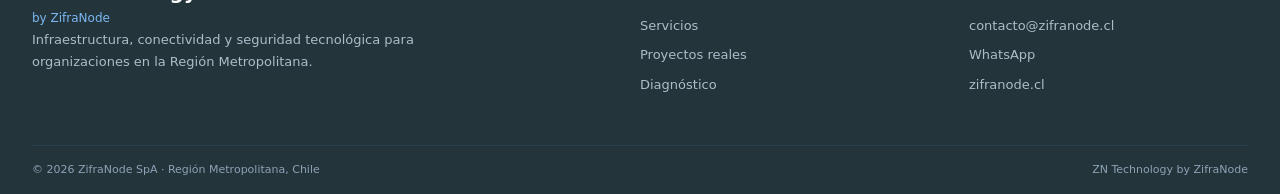
<file: proyectos.html>
<!doctype html>
<html lang="es">
<head>
<meta charset="utf-8">
<meta name="viewport" content="width=device-width, initial-scale=1">
<title>Proyectos reales de redes y seguridad | ZN Technology by ZifraNode</title>
<meta name="description" content="Una selección de proyectos de ZN Technology en CCTV, control de acceso, redes, WiFi e infraestructura TI.">
<link rel="canonical" href="https://zifranode.cl/proyectos.html">
<meta property="og:type" content="website">
<meta property="og:locale" content="es_CL">
<meta property="og:title" content="Proyectos reales de redes y seguridad | ZN Technology by ZifraNode">
<meta property="og:description" content="Una selección de proyectos de ZN Technology en CCTV, control de acceso, redes, WiFi e infraestructura TI.">
<meta property="og:url" content="https://zifranode.cl/proyectos.html">
<meta property="og:image" content="https://zifranode.cl/images/web/rack.webp">
<link rel="icon" href="logo_favicon.png" type="image/png">
<link rel="stylesheet" href="site.css?v=20261006-2">
<link rel="stylesheet" href="experience.css?v=8">
</head>
<body>
<a class="skip-link" href="#contenido">Saltar al contenido</a>
<header class="site-header">
<div class="shell header-inner">
<a class="brand" href="index.html" aria-label="ZN Technology by ZifraNode, inicio">
<img src="images/web/logo-circular.webp" alt="" width="820" height="820">
<span>
<strong>ZN Technology</strong>
<small>by ZifraNode</small>
</span>
</a>
<button class="menu-toggle" type="button" aria-label="Abrir menú" aria-controls="main-nav" aria-expanded="false">
<span>
</span>
<span>
</span>
<span>
</span>
</button>
<nav id="main-nav" class="main-nav" aria-label="Navegación principal">
<a href="index.html">Inicio</a>
<a href="servicios.html">Servicios</a>
<a href="proyectos.html" aria-current="page">Proyectos</a>
<a href="diagnostico/">Diagnóstico</a>
<a href="index.html#nosotros">Nosotros</a>
<a href="index.html#contacto">Contacto</a>
<a class="nav-cta" href="index.html#contacto">Solicitar evaluación <span aria-hidden="true">↗</span>
</a>
</nav>
</div>
</header>
<main id="contenido">
<section class="inner-hero shell">
<span class="eyebrow">Proyectos / Experiencia real</span>
<h1>Lo que hacemos se ve en terreno.</h1>
<p>Compartimos aquí algunos proyectos y diagnósticos. Hemos realizado muchos más trabajos en seguridad, redes y conectividad.</p>
</section>
<nav class="shell project-index" id="project-index" aria-label="Índice de casos de éxito"><!-- PROJECT_INDEX_START -->
<div class="project-index-intro"><span class="eyebrow">Explora nuestro trabajo</span><p>Empieza por dos proyectos con registro fotográfico o ve directo al caso que te interese.</p></div>
<div class="project-index-featured"><a class="project-index-feature" href="#condominio"><img src="images/web/acceso-entrada.webp" alt="Acceso con lector y control instalado en un condominio" loading="lazy"><span>Caso 01 / Condominio</span><strong>Modernización de CCTV y control de acceso en condominio</strong><small>Ver el caso ↗</small></a>
<a class="project-index-feature" href="#infraestructura-condominio"><img src="images/web/rack-muro.webp" alt="Rack de comunicaciones instalado en muro" loading="lazy"><span>Caso 04 / Condominio</span><strong>Infraestructura de red y respaldo eléctrico en condominio</strong><small>Ver el caso ↗</small></a></div>
<div class="project-index-rest"><a class="project-index-link" href="#educacion"><span>02</span><strong>Renovación de gateway y conectividad en institución educacional</strong><b aria-hidden="true">↗</b></a>
<a class="project-index-link" href="#deportivo"><span>03</span><strong>Corrección de problemas WiFi en centro deportivo</strong><b aria-hidden="true">↗</b></a>
<a class="project-index-link" href="#recuperacion-wifi"><span>05</span><strong>Diagnóstico y recuperación de infraestructura inalámbrica</strong><b aria-hidden="true">↗</b></a>
<a class="project-index-link" href="#cdo"><span>06</span><strong>Canal del Deporte Olímpico (CDO)</strong><b aria-hidden="true">↗</b></a></div>
<!-- PROJECT_INDEX_END --></nav>
<section class="section section-light project-list-section">
<div class="shell" id="project-list"><!-- PROJECT_CASES_START -->
<article class="project-case" id="condominio">
<div class="project-case-heading">
<span class="eyebrow">Caso 01 / Condominio</span>
<h2>Modernización de CCTV y control de acceso en condominio</h2>
<p>Seguridad centralizada, control de acceso renovado e infraestructura lista para crecer.</p>
</div>
<div class="project-gallery project-gallery--2">
<img src="images/web/acceso-entrada.webp" alt="Acceso con lector y control instalado en un condominio" loading="lazy">
<img src="images/web/acceso-condominio.webp" alt="Terminal de control de acceso instalada en un condominio" loading="lazy">
</div>
<div class="project-facts">
<section class="project-fact">
<h3>Desafío</h3>
<p>El condominio necesitaba mejorar su sistema de seguridad, centralizar la visualización de cámaras y modernizar el control de acceso principal.</p>
</section>
<section class="project-fact">
<h3>Solución implementada</h3>
<p>ZN Technology diseñó e implementó una solución que integró:</p>
<ul class="project-bullets">
<li>Cámaras IP</li>
<li>NVR de 32 canales</li>
<li>Switches PoE</li>
<li>Enlaces de fibra óptica entre edificios</li>
<li>Racks y respaldo mediante UPS</li>
<li>Control de acceso facial</li>
<li>Botón no touch</li>
<li>Integración con retenedores existentes</li>
</ul>
<p class="project-note">Además, se reorganizó parte de la infraestructura de red y alimentación asociada al sistema.</p>
</section>
<section class="project-fact">
<h3>Resultado</h3>
<p>El condominio quedó con una plataforma de seguridad centralizada, mayor orden de infraestructura y una base preparada para futuras ampliaciones de cámaras y control de acceso.</p>
</section>
</div>
<div class="tags">
<span>CCTV</span>
<span>Control de acceso</span>
<span>Fibra óptica</span>
<span>Switches PoE</span>
<span>UPS</span>
</div>
</article>
<article class="project-case" id="educacion">
<div class="project-case-heading">
<span class="eyebrow">Caso 02 / Institución educacional</span>
<h2>Renovación de gateway y conectividad en institución educacional</h2>
<p>Un nuevo gateway integrado a la seguridad y arquitectura de red existentes.</p>
</div>
<div class="project-facts">
<section class="project-fact">
<h3>Desafío</h3>
<p>Una institución educacional necesitaba reemplazar su gateway principal sin alterar la seguridad existente ni interrumpir su operación.</p>
</section>
<section class="project-fact">
<h3>Solución implementada</h3>
<p>ZN Technology realizó:</p>
<ul class="project-bullets">
<li>Respaldo de la configuración anterior</li>
<li>Implementación y adopción de un nuevo gateway empresarial</li>
<li>Configuración WAN y LAN</li>
<li>DHCP</li>
<li>Integración con firewall existente</li>
<li>Habilitación mediante módulos SFP</li>
<li>Configuración de VPN</li>
<li>Aplicación de políticas de acceso y bloqueo de servicios</li>
</ul>
<p class="project-note">Durante la puesta en marcha se resolvieron incidencias asociadas a múltiples enlaces WAN y rutas existentes.</p>
</section>
<section class="project-fact">
<h3>Resultado</h3>
<p>La institución quedó con una plataforma de conectividad renovada, integrada con su infraestructura de seguridad y operativa bajo la arquitectura existente.</p>
</section>
</div>
<div class="tags">
<span>Gateway empresarial</span>
<span>WAN/LAN</span>
<span>DHCP</span>
<span>SFP</span>
<span>VPN</span>
<span>Firewall</span>
</div>
</article>
<article class="project-case" id="deportivo">
<div class="project-case-heading">
<span class="eyebrow">Caso 03 / Centro deportivo</span>
<h2>Corrección de problemas WiFi en centro deportivo</h2>
<p>Diagnóstico del cuello de botella y separación de la conectividad inalámbrica.</p>
</div>
<div class="project-facts">
<section class="project-fact">
<h3>Desafío</h3>
<p>El cliente presentaba intermitencias y bajo rendimiento WiFi en una zona de oficinas. Durante el diagnóstico se identificó que un access point empresarial estaba conectado a un switch utilizado también por cámaras y otros dispositivos, generando un cuello de botella.</p>
</section>
<section class="project-fact">
<h3>Solución implementada</h3>
<p>ZN Technology separó ambas infraestructuras mediante:</p>
<ul class="project-bullets">
<li>Enlace de fibra óptica</li>
<li>Fusión y terminación de fibra</li>
<li>Rosetas ópticas</li>
<li>Módulos SFP</li>
<li>Switch dedicado</li>
<li>Configuración de VLAN</li>
<li>Reorganización de la conectividad del access point</li>
</ul>
<p class="project-note">También se detectó y corrigió un segundo problema relacionado con redes WiFi superpuestas.</p>
</section>
<section class="project-fact">
<h3>Resultado</h3>
<p>Se eliminó el cuello de botella principal y se recuperó la estabilidad del servicio inalámbrico en el sector intervenido.</p>
</section>
</div>
<div class="tags">
<span>WiFi empresarial</span>
<span>Fibra óptica</span>
<span>Switch dedicado</span>
<span>VLAN</span>
</div>
</article>
<article class="project-case" id="infraestructura-condominio">
<div class="project-case-heading">
<span class="eyebrow">Caso 04 / Condominio</span>
<h2>Infraestructura de red y respaldo eléctrico en condominio</h2>
<p>Racks distribuidos por sector, enlaces ópticos y respaldo eléctrico independiente.</p>
</div>
<div class="project-gallery project-gallery--3">
<img src="images/web/rack-muro.webp" alt="Rack de comunicaciones instalado en muro" loading="lazy">
<img src="images/web/rack-detalle.webp" alt="Detalle de equipos de red montados en rack" loading="lazy">
<img src="images/web/canalizacion.webp" alt="Canalización de infraestructura de comunicaciones" loading="lazy">
</div>
<div class="project-facts">
<section class="project-fact">
<h3>Desafío</h3>
<p>Parte de la infraestructura de comunicaciones estaba distribuida entre distintos edificios y requería una solución más ordenada y resiliente.</p>
</section>
<section class="project-fact">
<h3>Solución implementada</h3>
<p>Se implementaron:</p>
<ul class="project-bullets">
<li>Tres racks de comunicaciones</li>
<li>Switches PoE</li>
<li>Enlaces de red entre edificios</li>
<li>Fibra óptica monomodo</li>
<li>Conversión y terminación óptica</li>
<li>PDU</li>
<li>Circuitos eléctricos dedicados</li>
<li>UPS independientes por rack</li>
</ul>
</section>
<section class="project-fact">
<h3>Resultado</h3>
<p>La infraestructura quedó distribuida de forma más ordenada, con respaldo eléctrico por sector y una arquitectura preparada para cámaras, control de acceso y nuevos servicios de red.</p>
</section>
</div>
<div class="tags">
<span>Racks</span>
<span>Fibra monomodo</span>
<span>Switches PoE</span>
<span>PDU</span>
<span>UPS</span>
</div>
</article>
<article class="project-case" id="recuperacion-wifi">
<div class="project-case-heading">
<span class="eyebrow">Caso 05 / Diagnóstico de red</span>
<h2>Diagnóstico y recuperación de infraestructura inalámbrica</h2>
<p>La causa estaba en la red que sostenía los access points, no solo en la cobertura WiFi.</p>
</div>
<div class="project-facts project-facts--four">
<section class="project-fact">
<h3>Desafío</h3>
<p>El cliente reportaba problemas de conectividad que inicialmente parecían relacionados únicamente con WiFi.</p>
</section>
<section class="project-fact">
<h3>Diagnóstico realizado</h3>
<p>ZN Technology identificó que el problema no estaba solamente en la cobertura inalámbrica, sino en la infraestructura que soportaba los access points. Se detectaron:</p>
<ul class="project-bullets">
<li>Equipos conectados a infraestructura limitada</li>
<li>Redes superpuestas</li>
<li>Uso compartido de switches</li>
<li>Problemas de segmentación</li>
</ul>
</section>
<section class="project-fact">
<h3>Solución</h3>
<p>Se corrigió la arquitectura de red, se separaron los servicios y se reorganizó la conectividad.</p>
</section>
<section class="project-fact">
<h3>Resultado</h3>
<p>Se mejoró la estabilidad general de la red y se evitó reemplazar equipamiento que no era realmente el origen del problema.</p>
</section>
</div>
<div class="tags">
<span>Diagnóstico WiFi</span>
<span>Segmentación</span>
<span>Redes empresariales</span>
</div>
</article>
<article class="project-case" id="cdo">
<div class="project-case-heading">
<span class="eyebrow">Caso 06 / Referencia institucional · Deporte</span>
<h2>Canal del Deporte Olímpico (CDO)</h2>
<p>Proyecto tecnológico desarrollado y entregado por ZN Technology.</p>
</div>
<div class="project-facts">
<section class="project-fact">
<h3>Contexto</h3>
<p>ZN Technology participó en un proyecto tecnológico para CDO — Canal del Deporte Olímpico, asociado al ecosistema deportivo nacional.</p>
</section>
<section class="project-fact">
<h3>Ejecución</h3>
<p>El proyecto fue desarrollado y entregado por ZN, cumpliendo con el alcance comprometido y cerrando formalmente la prestación del servicio.</p>
</section>
<section class="project-fact">
<h3>Resultado</h3>
<p>Proyecto completado y entregado satisfactoriamente, incorporándose como una de las referencias institucionales de ZN Technology.</p>
</section>
</div>
</article>
<!-- PROJECT_CASES_END --></div>
<div class="shell project-more"><span class="eyebrow">Una muestra de nuestro trabajo</span><h2>Y muchos más proyectos.</h2><p>Los casos publicados muestran parte de la experiencia de ZN Technology en terreno.</p></div>
</section>
<section class="section section-ink">
<div class="shell short-cta">
<h2>¿Tienes un desafío parecido?</h2>
<a class="button button-primary" href="index.html#contacto">Solicitar evaluación ↗</a>
</div>
</section>
</main>
<footer class="site-footer">
<div class="shell footer-grid">
<div>
<div class="footer-brand">ZN Technology <em>by ZifraNode</em>
</div>
<p>Infraestructura, conectividad y seguridad tecnológica para organizaciones en la Región Metropolitana.</p>
</div>
<div>
<strong>Explorar</strong>
<a href="servicios.html">Servicios</a>
<a href="proyectos.html">Proyectos reales</a>
<a href="diagnostico/">Diagnóstico</a>
</div>
<div>
<strong>Contacto</strong>
<a href="mailto:contacto@zifranode.cl">contacto@zifranode.cl</a>
<a href="https://wa.me/56982874767?text=Hola%2C%20vi%20los%20servicios%20de%20ZN%20Technology%20y%20me%20gustar%C3%ADa%20solicitar%20una%20evaluaci%C3%B3n." target="_blank" rel="noopener noreferrer">WhatsApp</a>
<a href="https://zifranode.cl/">zifranode.cl</a>
</div>
</div>
<div class="shell footer-bottom">
<span>© 2026 ZifraNode SpA · Región Metropolitana, Chile</span>
<span>ZN Technology by ZifraNode</span>
</div>
</footer>
<a class="whatsapp-float" href="https://wa.me/56982874767?text=Hola%2C%20vi%20los%20servicios%20de%20ZN%20Technology%20y%20me%20gustar%C3%ADa%20solicitar%20una%20evaluaci%C3%B3n." target="_blank" rel="noopener noreferrer" aria-label="Solicitar evaluación por WhatsApp"><span>WhatsApp ↗</span>
</a>
<script src="site.js" defer>
</script>

</body>
</html>
</file>
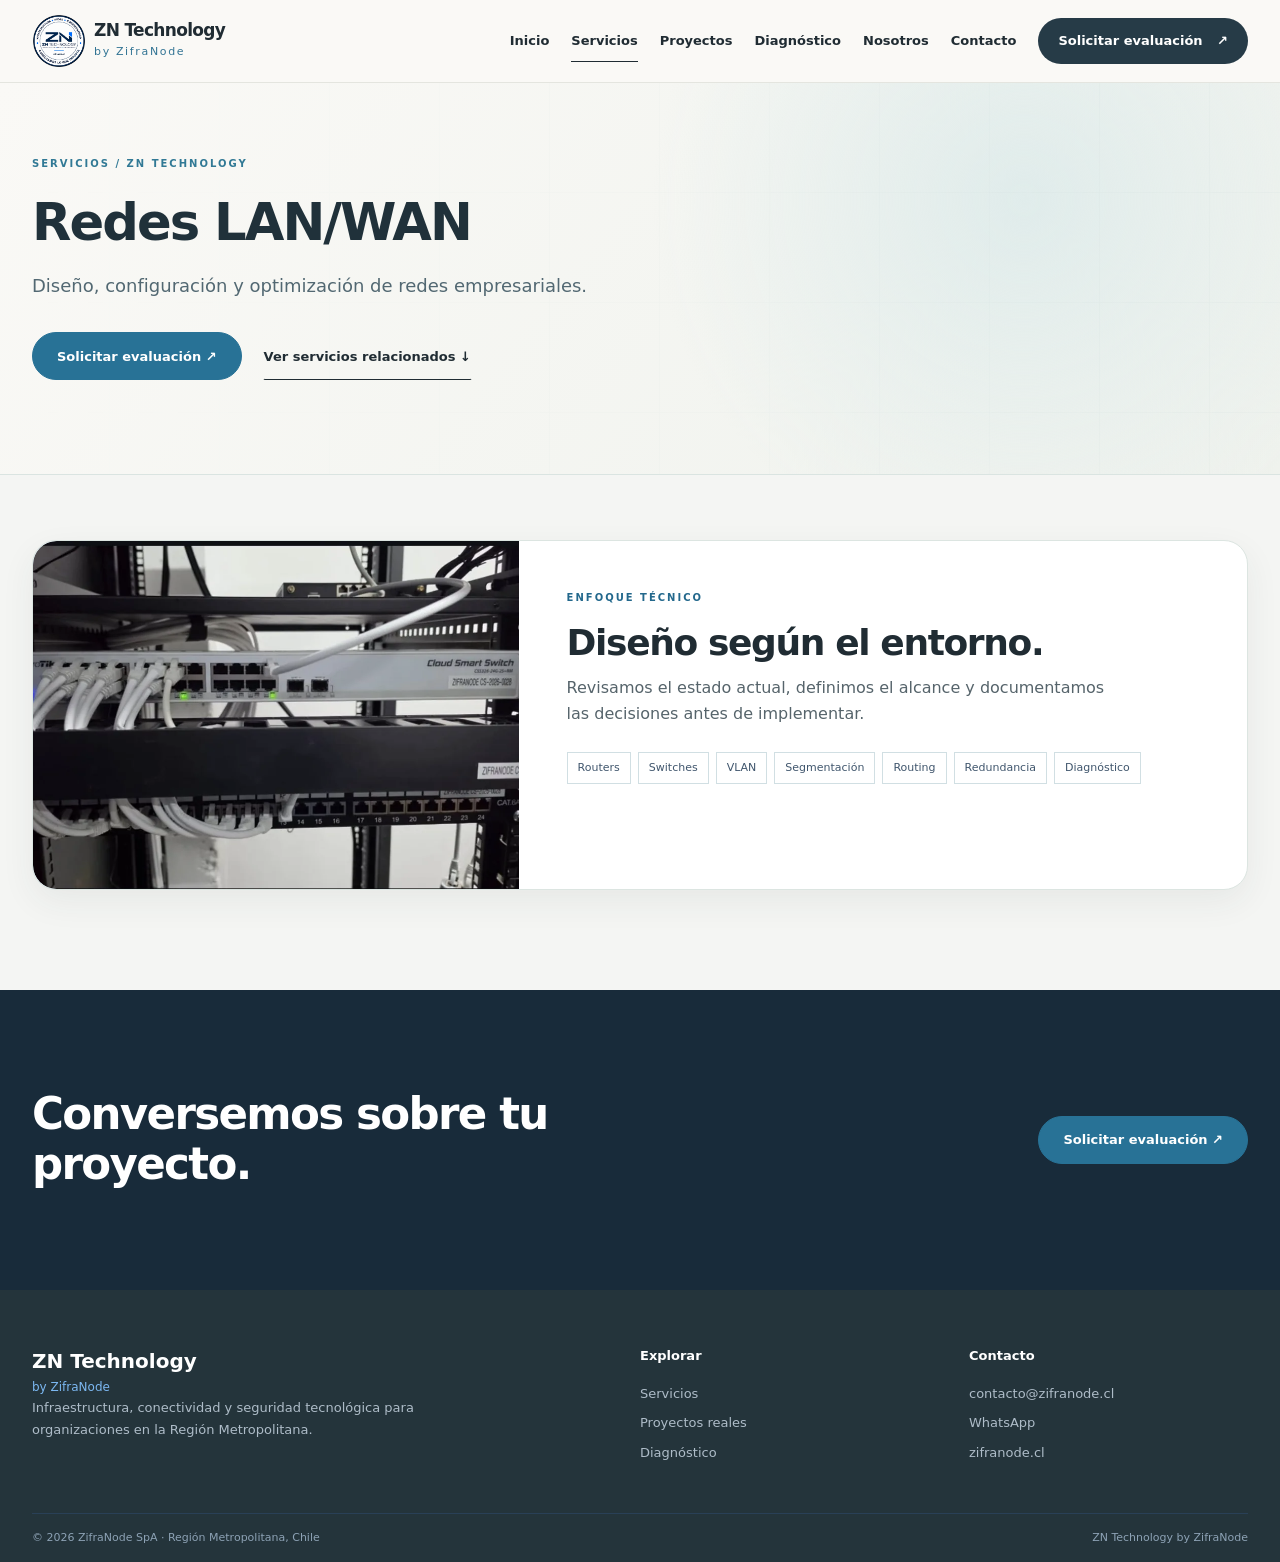
<file: redes.html>
<!doctype html>
<html lang="es">
<head>
<meta charset="utf-8">
<meta name="viewport" content="width=device-width, initial-scale=1">
<title>Redes LAN/WAN | ZN Technology by ZifraNode</title>
<meta name="description" content="Diseño, configuración y optimización de redes empresariales. Atención en la Región Metropolitana, Chile.">
<link rel="canonical" href="https://zifranode.cl/redes.html">
<meta property="og:type" content="website">
<meta property="og:locale" content="es_CL">
<meta property="og:title" content="Redes LAN/WAN | ZN Technology by ZifraNode">
<meta property="og:description" content="Diseño, configuración y optimización de redes empresariales. Atención en la Región Metropolitana, Chile.">
<meta property="og:url" content="https://zifranode.cl/redes.html">
<meta property="og:image" content="https://zifranode.cl/images/web/rack.webp">
<link rel="icon" href="logo_favicon.png" type="image/png">
<link rel="stylesheet" href="site.css?v=20261006-2">
<link rel="stylesheet" href="experience.css?v=8">
</head>
<body>
<a class="skip-link" href="#contenido">Saltar al contenido</a>
<header class="site-header">
<div class="shell header-inner">
<a class="brand" href="index.html" aria-label="ZN Technology by ZifraNode, inicio">
<img src="images/web/logo-circular.webp" alt="" width="820" height="820">
<span>
<strong>ZN Technology</strong>
<small>by ZifraNode</small>
</span>
</a>
<button class="menu-toggle" type="button" aria-label="Abrir menú" aria-controls="main-nav" aria-expanded="false">
<span>
</span>
<span>
</span>
<span>
</span>
</button>
<nav id="main-nav" class="main-nav" aria-label="Navegación principal">
<a href="index.html">Inicio</a>
<a href="servicios.html" aria-current="page">Servicios</a>
<a href="proyectos.html">Proyectos</a>
<a href="diagnostico/">Diagnóstico</a>
<a href="index.html#nosotros">Nosotros</a>
<a href="index.html#contacto">Contacto</a>
<a class="nav-cta" href="index.html#contacto">Solicitar evaluación <span aria-hidden="true">↗</span>
</a>
</nav>
</div>
</header>
<main id="contenido">
<section class="inner-hero shell">
<span class="eyebrow">Servicios / ZN Technology</span>
<h1>Redes LAN/WAN</h1>
<p>Diseño, configuración y optimización de redes empresariales.</p>
<div class="actions">
<a class="button button-primary" href="index.html?service=redes#contacto">Solicitar evaluación ↗</a>
<a class="button button-text" href="servicios.html#redes">Ver servicios relacionados ↓</a>
</div>
</section>
<section class="section section-soft">
<div class="shell detail-card">
<div class="detail-image">
<img src="images/web/rack.webp" alt="Trabajo real de ZN Technology en infraestructura tecnológica" loading="lazy">
</div>
<div class="detail-content">
<span class="eyebrow">Enfoque técnico</span>
<h2>Diseño según el entorno.</h2>
<p>Revisamos el estado actual, definimos el alcance y documentamos las decisiones antes de implementar.</p>
<ul class="detail-pills">
<li>Routers</li>
<li>Switches</li>
<li>VLAN</li>
<li>Segmentación</li>
<li>Routing</li>
<li>Redundancia</li>
<li>Diagnóstico</li>
</ul>
</div>
</div>
</section>
<section class="section section-ink">
<div class="shell short-cta">
<h2>Conversemos sobre tu proyecto.</h2>
<a class="button button-primary" href="index.html#contacto">Solicitar evaluación ↗</a>
</div>
</section>
</main>
<footer class="site-footer">
<div class="shell footer-grid">
<div>
<div class="footer-brand">ZN Technology <em>by ZifraNode</em>
</div>
<p>Infraestructura, conectividad y seguridad tecnológica para organizaciones en la Región Metropolitana.</p>
</div>
<div>
<strong>Explorar</strong>
<a href="servicios.html">Servicios</a>
<a href="proyectos.html">Proyectos reales</a>
<a href="diagnostico/">Diagnóstico</a>
</div>
<div>
<strong>Contacto</strong>
<a href="mailto:contacto@zifranode.cl">contacto@zifranode.cl</a>
<a href="https://wa.me/56982874767?text=Hola%2C%20vi%20los%20servicios%20de%20ZN%20Technology%20y%20me%20gustar%C3%ADa%20solicitar%20una%20evaluaci%C3%B3n." target="_blank" rel="noopener noreferrer">WhatsApp</a>
<a href="https://zifranode.cl/">zifranode.cl</a>
</div>
</div>
<div class="shell footer-bottom">
<span>© 2026 ZifraNode SpA · Región Metropolitana, Chile</span>
<span>ZN Technology by ZifraNode</span>
</div>
</footer>
<a class="whatsapp-float" href="https://wa.me/56982874767?text=Hola%2C%20vi%20los%20servicios%20de%20ZN%20Technology%20y%20me%20gustar%C3%ADa%20solicitar%20una%20evaluaci%C3%B3n." target="_blank" rel="noopener noreferrer" aria-label="Solicitar evaluación por WhatsApp"><span>WhatsApp ↗</span>
</a>
<script src="site.js" defer>
</script>
</body>
</html>
</file>
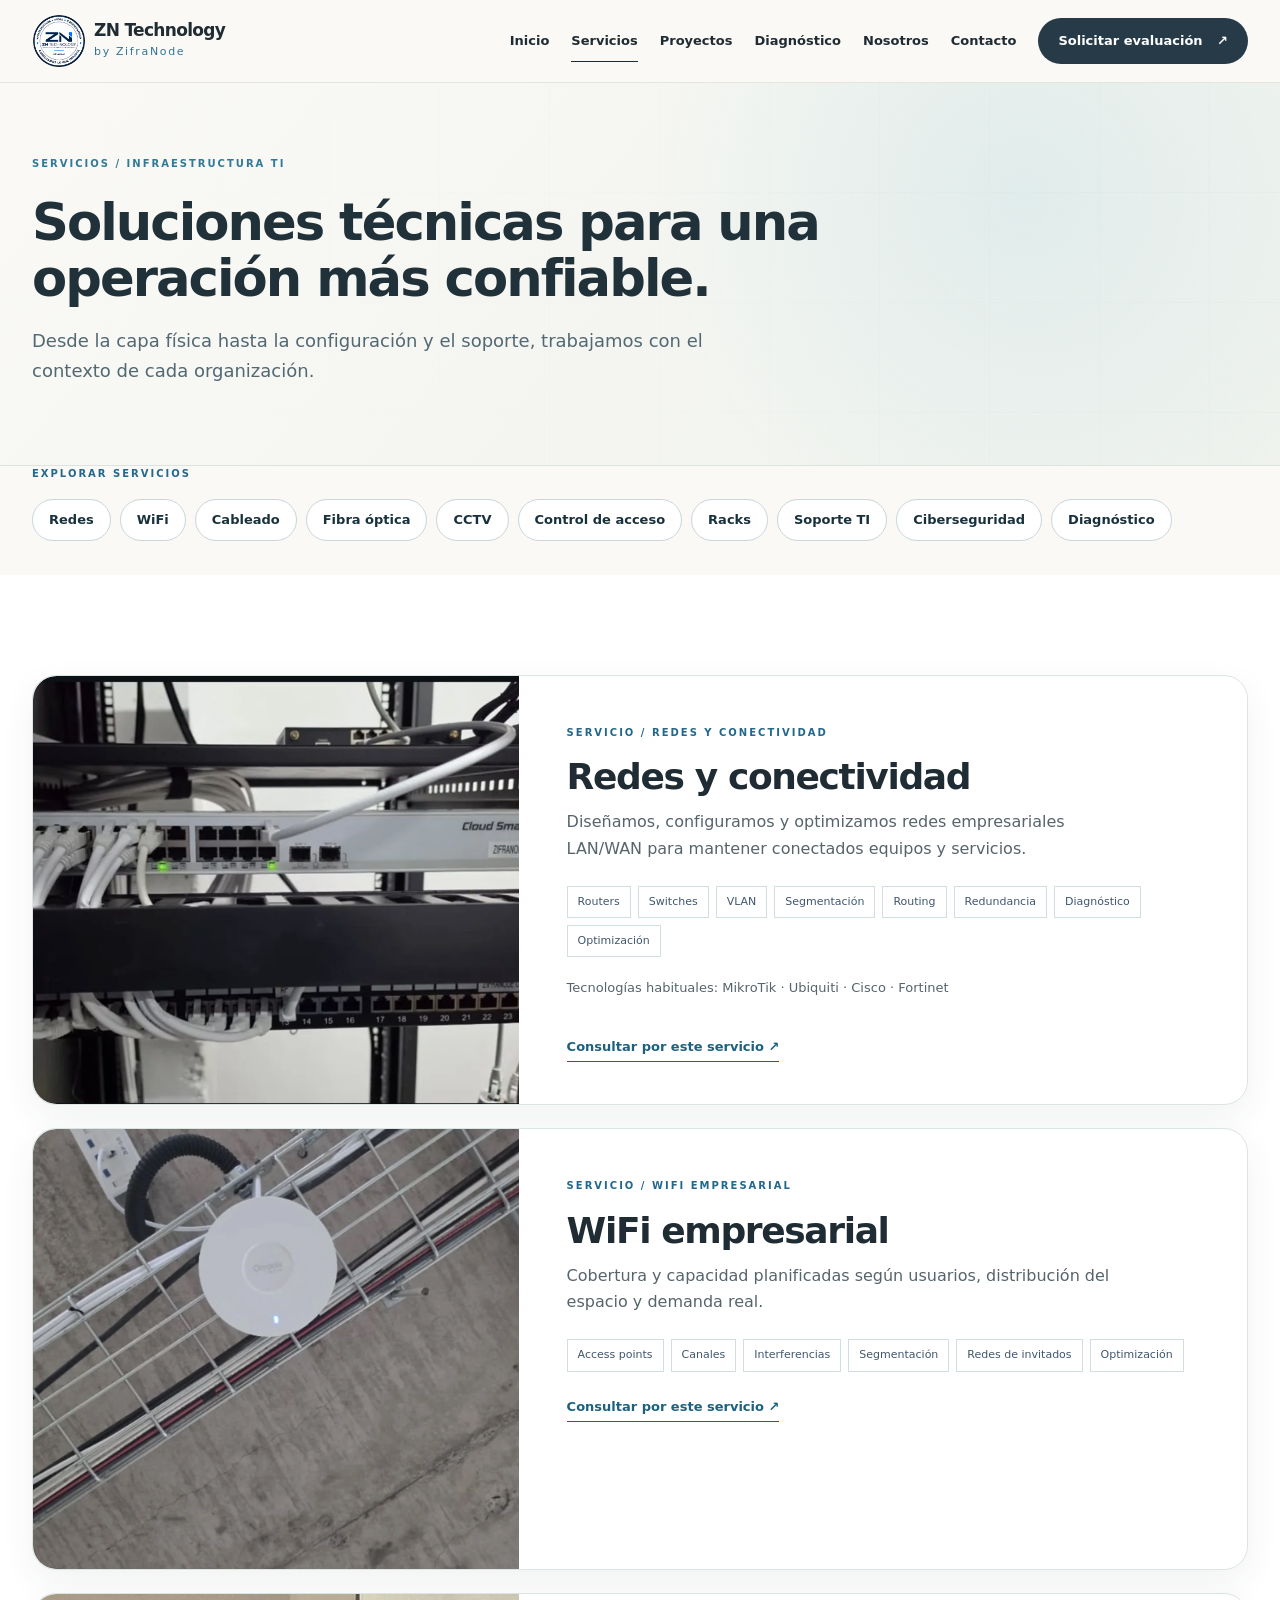
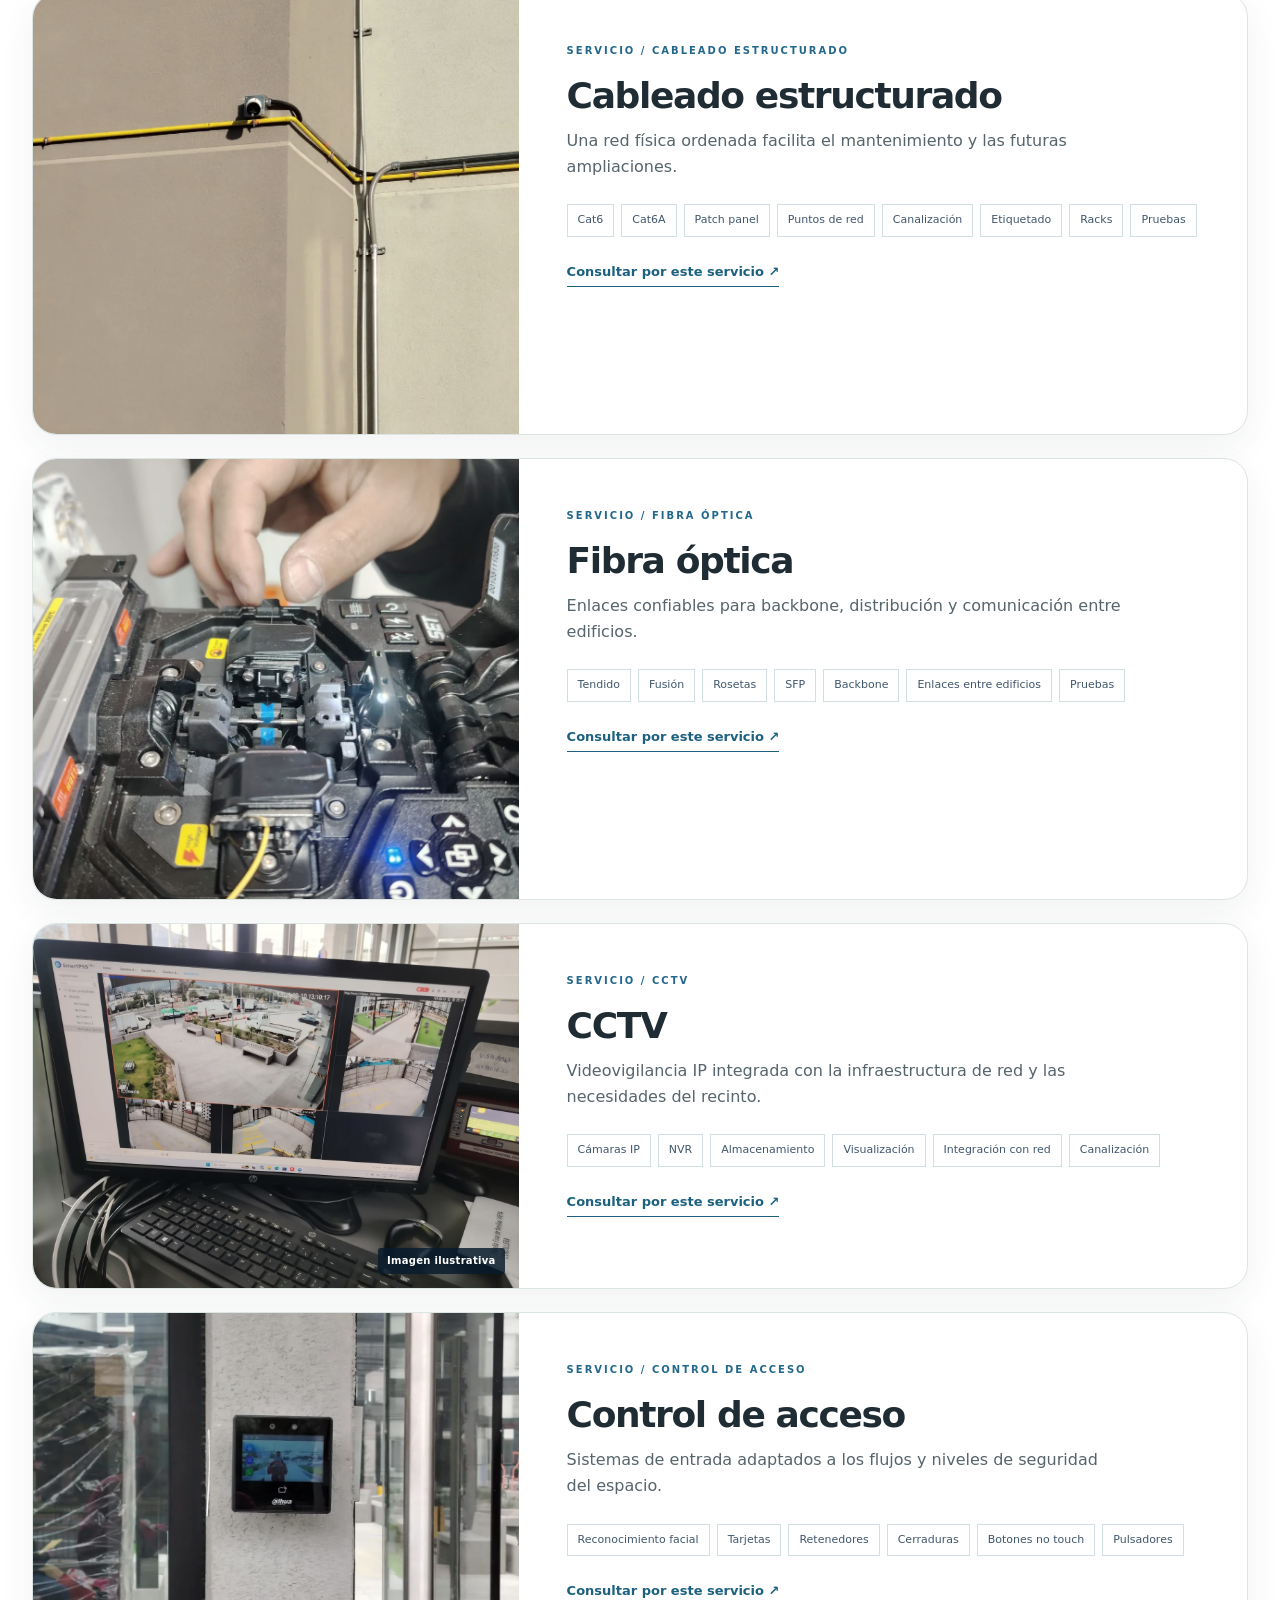
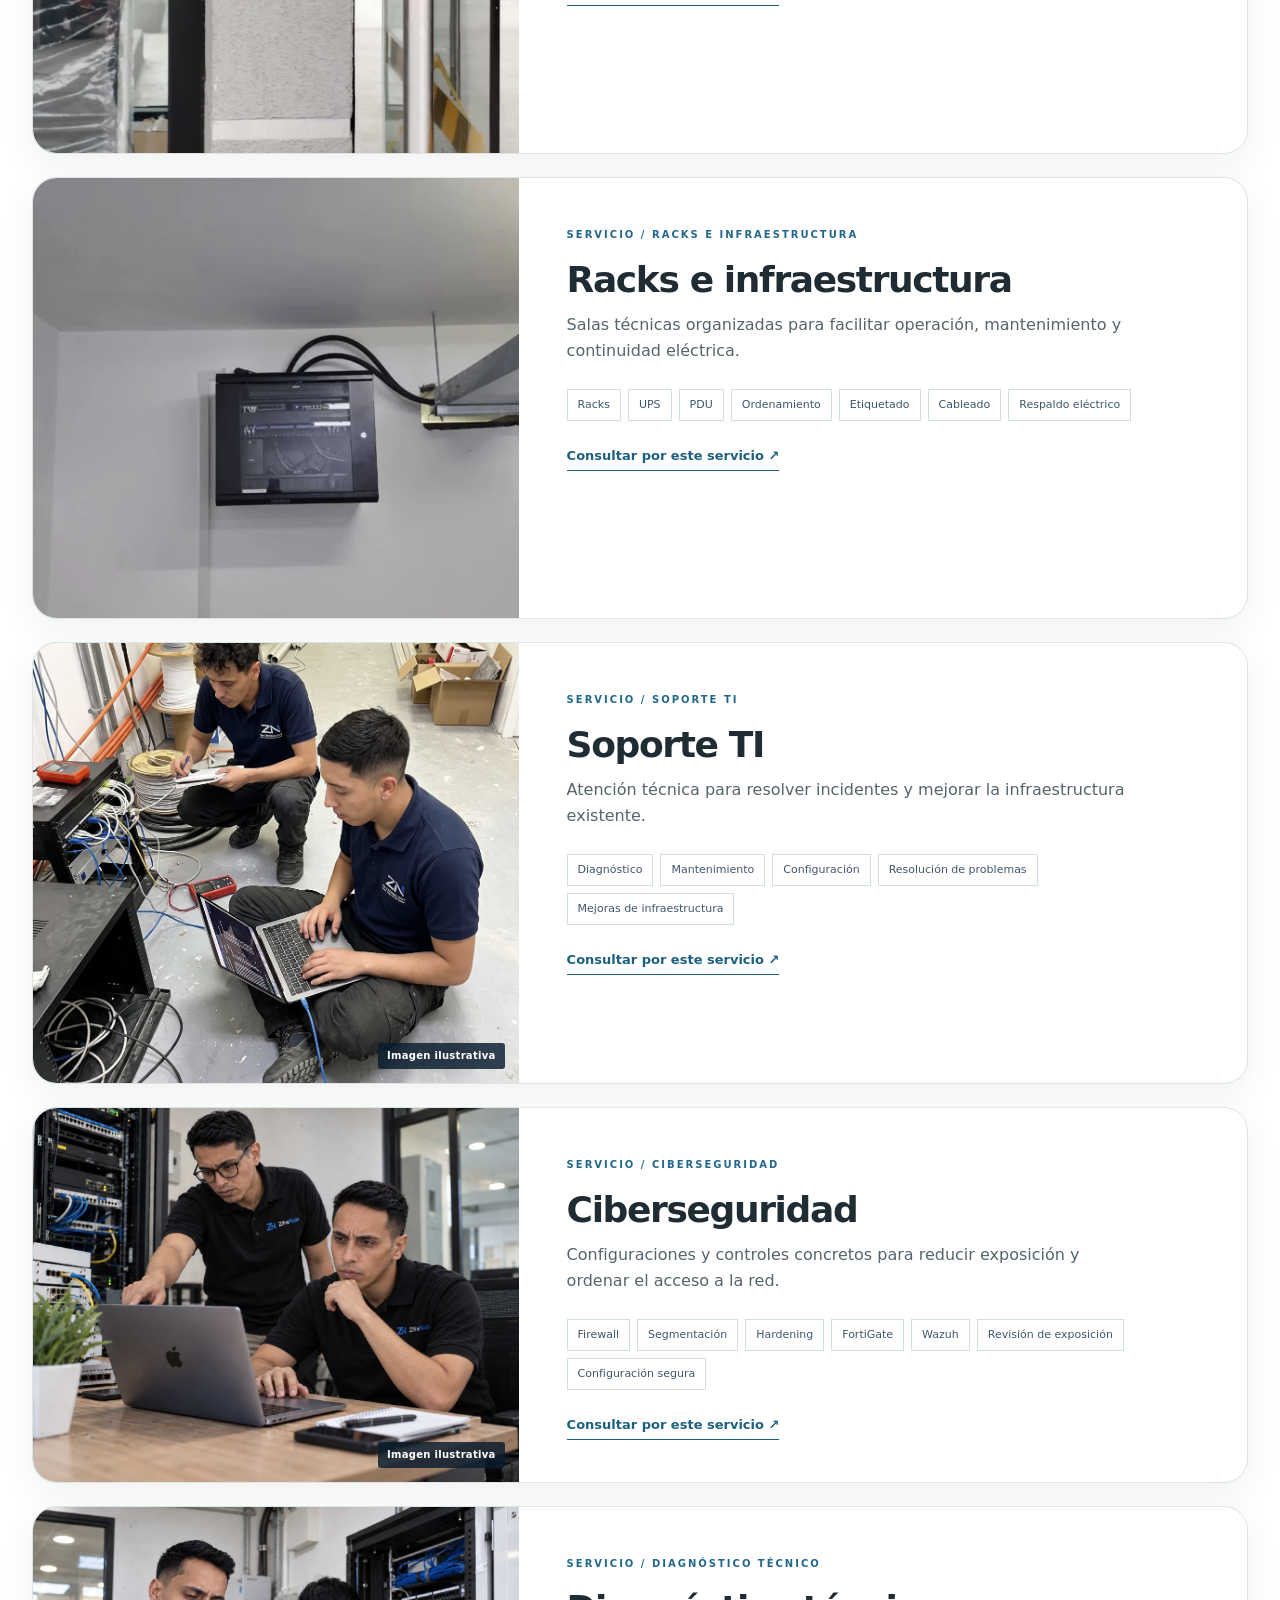
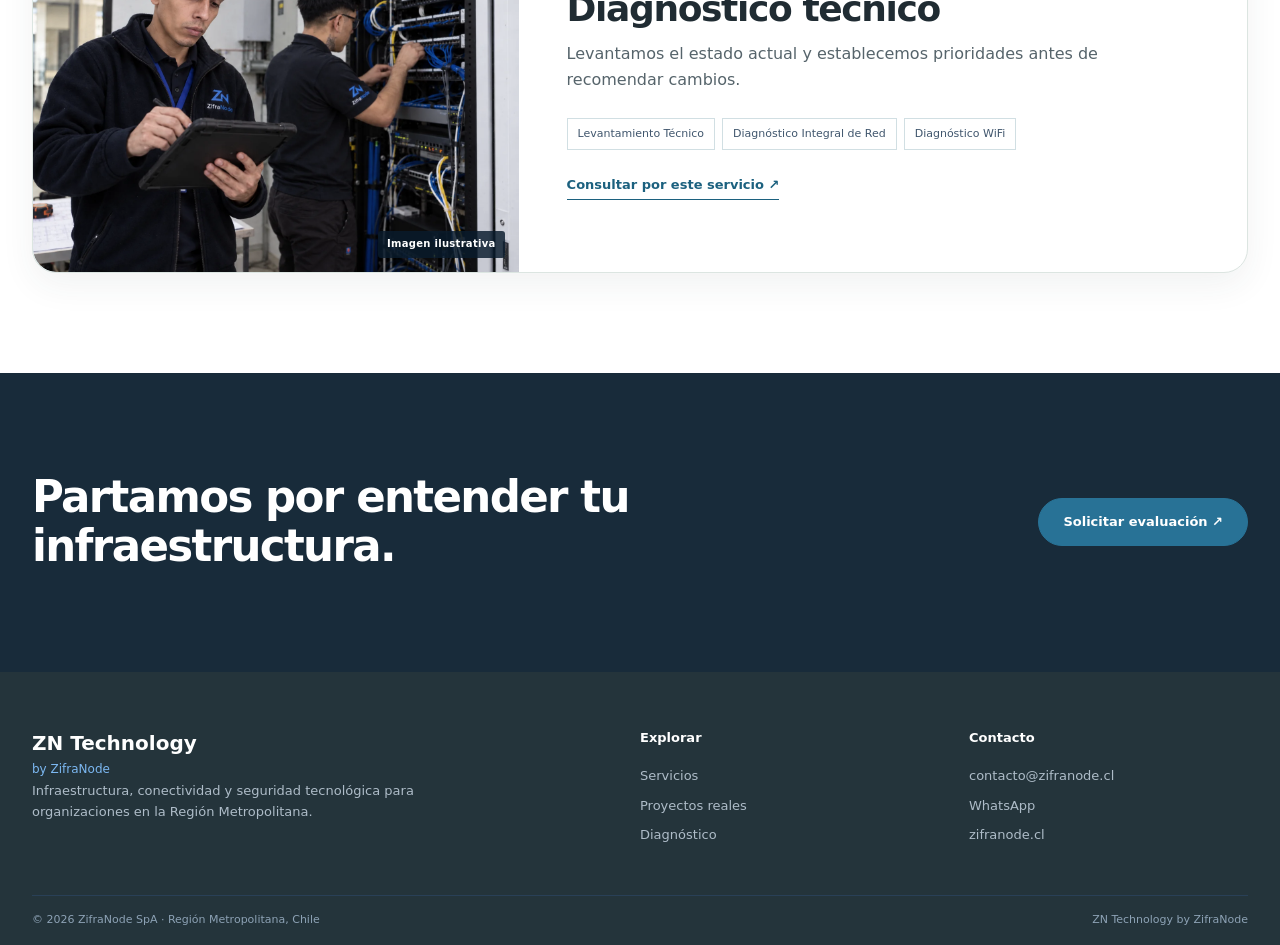
<file: servicios.html>
<!doctype html>
<html lang="es">
<head>
<meta charset="utf-8">
<meta name="viewport" content="width=device-width, initial-scale=1">
<title>Servicios de infraestructura TI y redes | ZN Technology by ZifraNode</title>
<meta name="description" content="Redes, WiFi empresarial, cableado estructurado, fibra óptica, CCTV, control de acceso, soporte TI y ciberseguridad en Santiago.">
<link rel="canonical" href="https://zifranode.cl/servicios.html">
<meta property="og:type" content="website">
<meta property="og:locale" content="es_CL">
<meta property="og:title" content="Servicios de infraestructura TI y redes | ZN Technology by ZifraNode">
<meta property="og:description" content="Redes, WiFi empresarial, cableado estructurado, fibra óptica, CCTV, control de acceso, soporte TI y ciberseguridad en Santiago.">
<meta property="og:url" content="https://zifranode.cl/servicios.html">
<meta property="og:image" content="https://zifranode.cl/images/web/rack.webp">
<link rel="icon" href="logo_favicon.png" type="image/png">
<link rel="stylesheet" href="site.css?v=20261006-2">
<link rel="stylesheet" href="experience.css?v=8">
</head>
<body>
<a class="skip-link" href="#contenido">Saltar al contenido</a>
<header class="site-header">
<div class="shell header-inner">
<a class="brand" href="index.html" aria-label="ZN Technology by ZifraNode, inicio">
<img src="images/web/logo-circular.webp" alt="" width="820" height="820">
<span>
<strong>ZN Technology</strong>
<small>by ZifraNode</small>
</span>
</a>
<button class="menu-toggle" type="button" aria-label="Abrir menú" aria-controls="main-nav" aria-expanded="false">
<span>
</span>
<span>
</span>
<span>
</span>
</button>
<nav id="main-nav" class="main-nav" aria-label="Navegación principal">
<a href="index.html">Inicio</a>
<a href="servicios.html" aria-current="page">Servicios</a>
<a href="proyectos.html">Proyectos</a>
<a href="diagnostico/">Diagnóstico</a>
<a href="index.html#nosotros">Nosotros</a>
<a href="index.html#contacto">Contacto</a>
<a class="nav-cta" href="index.html#contacto">Solicitar evaluación <span aria-hidden="true">↗</span>
</a>
</nav>
</div>
</header>
<main id="contenido">
<section class="inner-hero shell">
<span class="eyebrow">Servicios / Infraestructura TI</span>
<h1>Soluciones técnicas para una operación más confiable.</h1>
<p>Desde la capa física hasta la configuración y el soporte, trabajamos con el contexto de cada organización.</p>
</section>
<nav class="shell service-index" aria-label="Ir directamente a un servicio">
<span class="eyebrow">Explorar servicios</span>
<div class="service-index-links">
<a href="#redes">Redes</a><a href="#wifi">WiFi</a><a href="#cableado">Cableado</a><a href="#fibra">Fibra óptica</a><a href="#cctv">CCTV</a><a href="#acceso">Control de acceso</a><a href="#racks">Racks</a><a href="#soporte">Soporte TI</a><a href="#ciberseguridad">Ciberseguridad</a><a href="#diagnostico">Diagnóstico</a>
</div>
</nav>
<section class="section section-light">
<div class="shell details-list">
<article class="detail-card" id="redes">
<div class="detail-image">
<img src="images/web/rack.webp" alt="Trabajo real de ZN Technology relacionado con redes y conectividad" loading="lazy">
</div>
<div class="detail-content">
<span class="eyebrow">Servicio / Redes y conectividad</span>
<h2>Redes y conectividad</h2>
<p>Diseñamos, configuramos y optimizamos redes empresariales LAN/WAN para mantener conectados equipos y servicios.</p>
<ul class="detail-pills">
<li>Routers</li>
<li>Switches</li>
<li>VLAN</li>
<li>Segmentación</li>
<li>Routing</li>
<li>Redundancia</li>
<li>Diagnóstico</li>
<li>Optimización</li>
</ul>
<p class="technology-line">Tecnologías habituales: MikroTik · Ubiquiti · Cisco · Fortinet</p>
<a class="section-link" href="index.html?service=redes#contacto">Consultar por este servicio ↗</a>
</div>
</article>
<article class="detail-card" id="wifi">
<div class="detail-image">
<img src="images/web/wifi-ap.webp" alt="Trabajo real de ZN Technology relacionado con wifi empresarial" loading="lazy">
</div>
<div class="detail-content">
<span class="eyebrow">Servicio / WiFi empresarial</span>
<h2>WiFi empresarial</h2>
<p>Cobertura y capacidad planificadas según usuarios, distribución del espacio y demanda real.</p>
<ul class="detail-pills">
<li>Access points</li>
<li>Canales</li>
<li>Interferencias</li>
<li>Segmentación</li>
<li>Redes de invitados</li>
<li>Optimización</li>
</ul>
<a class="section-link" href="index.html?service=wifi#contacto">Consultar por este servicio ↗</a>
</div>
</article>
<article class="detail-card" id="cableado">
<div class="detail-image">
<img src="images/web/canalizacion.webp" alt="Trabajo real de ZN Technology relacionado con cableado estructurado" loading="lazy">
</div>
<div class="detail-content">
<span class="eyebrow">Servicio / Cableado estructurado</span>
<h2>Cableado estructurado</h2>
<p>Una red física ordenada facilita el mantenimiento y las futuras ampliaciones.</p>
<ul class="detail-pills">
<li>Cat6</li>
<li>Cat6A</li>
<li>Patch panel</li>
<li>Puntos de red</li>
<li>Canalización</li>
<li>Etiquetado</li>
<li>Racks</li>
<li>Pruebas</li>
</ul>
<a class="section-link" href="index.html?service=cableado#contacto">Consultar por este servicio ↗</a>
</div>
</article>
<article class="detail-card" id="fibra">
<div class="detail-image">
<img src="images/web/fibra-fusion.webp" alt="Trabajo real de ZN Technology relacionado con fibra óptica" loading="lazy">
</div>
<div class="detail-content">
<span class="eyebrow">Servicio / Fibra óptica</span>
<h2>Fibra óptica</h2>
<p>Enlaces confiables para backbone, distribución y comunicación entre edificios.</p>
<ul class="detail-pills">
<li>Tendido</li>
<li>Fusión</li>
<li>Rosetas</li>
<li>SFP</li>
<li>Backbone</li>
<li>Enlaces entre edificios</li>
<li>Pruebas</li>
</ul>
<a class="section-link" href="index.html?service=fibra#contacto">Consultar por este servicio ↗</a>
</div>
</article>
<article class="detail-card" id="cctv">
<div class="detail-image detail-image--illustrative">
<img src="images/web/cctv-ilustrativo.webp" alt="Imagen ilustrativa de una estación de visualización CCTV" loading="lazy">
<span class="image-disclosure">Imagen ilustrativa</span>
</div>
<div class="detail-content">
<span class="eyebrow">Servicio / CCTV</span>
<h2>CCTV</h2>
<p>Videovigilancia IP integrada con la infraestructura de red y las necesidades del recinto.</p>
<ul class="detail-pills">
<li>Cámaras IP</li>
<li>NVR</li>
<li>Almacenamiento</li>
<li>Visualización</li>
<li>Integración con red</li>
<li>Canalización</li>
</ul>
<a class="section-link" href="index.html?service=cctv#contacto">Consultar por este servicio ↗</a>
</div>
</article>
<article class="detail-card" id="acceso">
<div class="detail-image">
<img src="images/web/acceso-condominio.webp" alt="Trabajo real de ZN Technology relacionado con control de acceso" loading="lazy">
</div>
<div class="detail-content">
<span class="eyebrow">Servicio / Control de acceso</span>
<h2>Control de acceso</h2>
<p>Sistemas de entrada adaptados a los flujos y niveles de seguridad del espacio.</p>
<ul class="detail-pills">
<li>Reconocimiento facial</li>
<li>Tarjetas</li>
<li>Retenedores</li>
<li>Cerraduras</li>
<li>Botones no touch</li>
<li>Pulsadores</li>
</ul>
<a class="section-link" href="index.html?service=acceso#contacto">Consultar por este servicio ↗</a>
</div>
</article>
<article class="detail-card" id="racks">
<div class="detail-image">
<img src="images/web/rack-muro.webp" alt="Trabajo real de ZN Technology relacionado con racks e infraestructura" loading="lazy">
</div>
<div class="detail-content">
<span class="eyebrow">Servicio / Racks e infraestructura</span>
<h2>Racks e infraestructura</h2>
<p>Salas técnicas organizadas para facilitar operación, mantenimiento y continuidad eléctrica.</p>
<ul class="detail-pills">
<li>Racks</li>
<li>UPS</li>
<li>PDU</li>
<li>Ordenamiento</li>
<li>Etiquetado</li>
<li>Cableado</li>
<li>Respaldo eléctrico</li>
</ul>
<a class="section-link" href="index.html?service=racks#contacto">Consultar por este servicio ↗</a>
</div>
</article>
<article class="detail-card" id="soporte">
<div class="detail-image detail-image--illustrative">
<img src="images/web/soporte-ilustrativo.webp" alt="Imagen ilustrativa de técnicos trabajando en infraestructura de red" loading="lazy">
<span class="image-disclosure">Imagen ilustrativa</span>
</div>
<div class="detail-content">
<span class="eyebrow">Servicio / Soporte TI</span>
<h2>Soporte TI</h2>
<p>Atención técnica para resolver incidentes y mejorar la infraestructura existente.</p>
<ul class="detail-pills">
<li>Diagnóstico</li>
<li>Mantenimiento</li>
<li>Configuración</li>
<li>Resolución de problemas</li>
<li>Mejoras de infraestructura</li>
</ul>
<a class="section-link" href="index.html?service=soporte#contacto">Consultar por este servicio ↗</a>
</div>
</article>
<article class="detail-card" id="ciberseguridad">
<div class="detail-image detail-image--illustrative">
<img src="images/web/ciberseguridad-ilustrativo.webp" alt="Imagen ilustrativa de una revisión de configuraciones de red frente a un rack" loading="lazy">
<span class="image-disclosure">Imagen ilustrativa</span>
</div>
<div class="detail-content">
<span class="eyebrow">Servicio / Ciberseguridad</span>
<h2>Ciberseguridad</h2>
<p>Configuraciones y controles concretos para reducir exposición y ordenar el acceso a la red.</p>
<ul class="detail-pills">
<li>Firewall</li>
<li>Segmentación</li>
<li>Hardening</li>
<li>FortiGate</li>
<li>Wazuh</li>
<li>Revisión de exposición</li>
<li>Configuración segura</li>
</ul>
<a class="section-link" href="index.html?service=ciberseguridad#contacto">Consultar por este servicio ↗</a>
</div>
</article>
<article class="detail-card" id="diagnostico">
<div class="detail-image detail-image--illustrative">
<img src="images/web/diagnostico-ilustrativo.webp" alt="Imagen ilustrativa de una revisión técnica de equipos y cableado de red" loading="lazy">
<span class="image-disclosure">Imagen ilustrativa</span>
</div>
<div class="detail-content">
<span class="eyebrow">Servicio / Diagnóstico técnico</span>
<h2>Diagnóstico técnico</h2>
<p>Levantamos el estado actual y establecemos prioridades antes de recomendar cambios.</p>
<ul class="detail-pills">
<li>Levantamiento Técnico</li>
<li>Diagnóstico Integral de Red</li>
<li>Diagnóstico WiFi</li>
</ul>
<a class="section-link" href="index.html?service=diagnostico#contacto">Consultar por este servicio ↗</a>
</div>
</article>
</div>
</section>
<section class="section section-ink">
<div class="shell short-cta">
<h2>Partamos por entender tu infraestructura.</h2>
<a class="button button-primary" href="index.html#contacto">Solicitar evaluación ↗</a>
</div>
</section>
</main>
<footer class="site-footer">
<div class="shell footer-grid">
<div>
<div class="footer-brand">ZN Technology <em>by ZifraNode</em>
</div>
<p>Infraestructura, conectividad y seguridad tecnológica para organizaciones en la Región Metropolitana.</p>
</div>
<div>
<strong>Explorar</strong>
<a href="servicios.html">Servicios</a>
<a href="proyectos.html">Proyectos reales</a>
<a href="diagnostico/">Diagnóstico</a>
</div>
<div>
<strong>Contacto</strong>
<a href="mailto:contacto@zifranode.cl">contacto@zifranode.cl</a>
<a href="https://wa.me/56982874767?text=Hola%2C%20vi%20los%20servicios%20de%20ZN%20Technology%20y%20me%20gustar%C3%ADa%20solicitar%20una%20evaluaci%C3%B3n." target="_blank" rel="noopener noreferrer">WhatsApp</a>
<a href="https://zifranode.cl/">zifranode.cl</a>
</div>
</div>
<div class="shell footer-bottom">
<span>© 2026 ZifraNode SpA · Región Metropolitana, Chile</span>
<span>ZN Technology by ZifraNode</span>
</div>
</footer>
<a class="whatsapp-float" href="https://wa.me/56982874767?text=Hola%2C%20vi%20los%20servicios%20de%20ZN%20Technology%20y%20me%20gustar%C3%ADa%20solicitar%20una%20evaluaci%C3%B3n." target="_blank" rel="noopener noreferrer" aria-label="Solicitar evaluación por WhatsApp"><span>WhatsApp ↗</span>
</a>
<script src="site.js" defer>
</script>
</body>
</html>
</file>
<file: site.css>
:root{--ink:#0d1b2b;--navy:#0b1f36;--blue:#1260b8;--line:#d8e0e9;--muted:#526477;--paper:#f5f7f9;--white:#fff;--max:1180px}
*{box-sizing:border-box}
html{scroll-behavior:smooth;scroll-padding-top:85px}
body{margin:0;color:var(--ink);background:var(--white);font:16px/1.6 system-ui,-apple-system,BlinkMacSystemFont,"Segoe UI",sans-serif}
img{display:block;max-width:100%}
a{color:inherit;text-decoration:none}
button,input,select,textarea{font:inherit}
button{cursor:pointer}
a:focus-visible,button:focus-visible,input:focus-visible,select:focus-visible,textarea:focus-visible{outline:3px solid #52a9ff;outline-offset:3px}
.shell{width:min(calc(100% - 48px),var(--max));margin-inline:auto}
.skip-link{position:absolute;left:15px;top:-80px;background:#fff;padding:12px;z-index:30}
.skip-link:focus{top:12px}
.site-header{position:sticky;top:0;z-index:20;background:rgba(255,255,255,.97);border-bottom:1px solid var(--line);backdrop-filter:blur(12px)}
.header-inner{min-height:76px;display:flex;align-items:center;justify-content:space-between;gap:24px}
.brand{display:flex;align-items:center;gap:8px;min-width:220px}
.brand img{width:58px;height:42px;object-fit:cover;object-position:center}
.brand strong{display:block;font-size:17px;line-height:1.1;letter-spacing:-.04em}
.brand small{display:block;color:var(--blue);font-size:11px;letter-spacing:.12em;margin-top:3px}
.main-nav{display:flex;align-items:center;gap:22px;font-size:13px;font-weight:650}
.main-nav>a:not(.nav-cta){padding:10px 0;border-bottom:2px solid transparent}
.main-nav>a:hover,.main-nav>a[aria-current]{color:var(--blue);border-color:var(--blue)}
.nav-cta{background:var(--navy);color:#fff;padding:11px 15px;border-radius:4px;white-space:nowrap}
.nav-cta:hover,.button-primary:hover{background:#155ba9}
.nav-cta span,.button span:last-child{margin-left:10px}
.menu-toggle{display:none}
.eyebrow{display:inline-flex;align-items:center;gap:10px;font-size:11px;font-weight:800;letter-spacing:.14em;text-transform:uppercase;color:var(--blue)}
.eyebrow-line{height:2px;width:24px;background:currentColor}
h1,h2,h3,p{margin-top:0}
h1,h2,h3{line-height:1.12;letter-spacing:-.045em}
h1{font-size:clamp(42px,4.6vw,64px)}
h2{font-size:clamp(32px,3.4vw,48px)}
h3{font-size:clamp(22px,2vw,30px)}
h1 em,h2 em{font-style:normal;color:var(--blue)}
p{color:var(--muted)}
.hero{min-height:610px;display:grid;grid-template-columns:1.03fr .97fr;gap:56px;align-items:center;padding-top:70px;padding-bottom:58px}
.hero h1{margin:22px 0 25px}
.hero-copy>p{font-size:18px;max-width:610px}
.actions{display:flex;align-items:center;gap:21px;flex-wrap:wrap;margin:32px 0}
.button{display:inline-flex;align-items:center;justify-content:center;min-height:48px;padding:12px 20px;border:1px solid transparent;border-radius:4px;font-size:13px;font-weight:750;transition:background .2s,color .2s,transform .2s}
.button:hover{transform:translateY(-2px)}
.button-primary{background:var(--blue);color:#fff}
.button-text{color:var(--ink);border-bottom:1px solid var(--ink);border-radius:0;padding-inline:0}
.button-outline{color:#fff;border-color:#8b9bac}
.button-outline:hover{background:#fff;color:var(--ink)}
.hero-proof{display:flex;flex-wrap:wrap;gap:16px;margin-top:52px;padding-top:19px;border-top:1px solid var(--line);color:#697b8b;font-size:12px}
.hero-proof span:before{content:'✓';color:var(--blue);margin-right:7px}
.hero-visual{position:relative;height:500px;overflow:hidden;background:#d6dee5}
.hero-visual>img{width:100%;height:100%;object-fit:cover}
.hero-visual-caption{position:absolute;bottom:0;left:0;right:0;padding:28px;color:#fff;background:linear-gradient(transparent,rgba(3,19,35,.86))}
.hero-visual-caption span{display:block;font-size:10px;letter-spacing:.14em;margin-bottom:6px}
.hero-visual-caption strong{font-size:19px}
.photo-strip{display:grid;grid-template-columns:repeat(3,1fr);gap:12px;padding-bottom:20px}
.photo-strip img{width:100%;height:150px;object-fit:cover}
.section{padding:96px 0}
.section-light{background:#fff}
.section-soft{background:#edf2f6}
.section-ink{background:var(--navy);color:#fff}
.section-ink p,.section-ink .eyebrow{color:#a9c7e7}
.section-heading{display:grid;grid-template-columns:1.3fr .7fr;gap:60px;align-items:end;margin-bottom:39px}
.section-heading h2{max-width:720px;margin:15px 0 0}
.section-heading p{max-width:350px;margin:0}
.service-grid{display:grid;grid-template-columns:repeat(5,1fr);border-top:1px solid var(--line);border-left:1px solid var(--line)}
.service-tile{min-height:230px;position:relative;padding:23px;border-right:1px solid var(--line);border-bottom:1px solid var(--line);transition:background .2s}
.service-tile:hover{background:#eef5fc}
.tile-number{font-size:11px;color:var(--blue);font-weight:800}
.service-tile h3{font-size:20px;margin:26px 0 12px}
.service-tile p{font-size:13px;line-height:1.5;margin:0;padding-bottom:15px}
.tile-arrow{position:absolute;right:20px;bottom:16px;color:var(--blue)}
.section-link{display:inline-block;color:var(--blue);font-size:13px;font-weight:800;border-bottom:1px solid var(--blue);padding-bottom:4px;margin-top:24px}
.problem-layout{display:grid;grid-template-columns:1fr 1.2fr;gap:90px}
.problem-layout h2{margin:20px 0}
.problem-layout p{font-size:18px;max-width:430px}
.problem-list{display:grid;grid-template-columns:1fr 1fr;gap:0 25px}
.problem-list div{padding:13px 0;border-bottom:1px solid #34485b;font-size:14px}
.problem-list span{color:#66adf8;margin-right:13px}
.featured-project{display:grid;grid-template-columns:1.05fr .95fr;background:var(--paper)}
.featured-images{height:430px;display:grid;grid-template-columns:2fr 1fr;gap:5px;overflow:hidden}
.featured-images img{width:100%;height:100%;object-fit:cover}
.featured-copy{padding:46px}
.featured-copy h3{font-size:35px;margin:20px 0}
.tags{display:flex;flex-wrap:wrap;gap:7px;margin-top:22px}
.tags span,.detail-pills li{border:1px solid #c9d5df;padding:6px 10px;font-size:11px;color:#40566d;list-style:none}
.project-teasers{display:grid;grid-template-columns:1fr 1fr;gap:20px;margin-top:20px}
.project-teasers a{position:relative;border:1px solid var(--line);padding:25px;min-height:122px}
.project-teasers a:hover{background:#f2f7fc}
.project-teasers span{display:block;color:var(--blue);font-size:11px;font-weight:800;text-transform:uppercase;letter-spacing:.08em}
.project-teasers strong{display:block;font-size:18px;margin:11px 30px 0 0;line-height:1.3}
.project-teasers b{position:absolute;right:20px;bottom:20px;color:var(--blue)}
.steps{display:grid;grid-template-columns:repeat(6,1fr);list-style:none;padding:0;margin:45px 0 0;border-top:1px solid #c4d1dc}
.steps li{padding:18px 12px 0 0}
.steps span{display:block;color:var(--blue);font-size:12px;font-weight:800;margin-bottom:24px}
.steps strong{font-size:16px}
.diagnostic-band{background:#e5f0fb}
.diagnostic-layout{display:grid;grid-template-columns:1fr 1fr;gap:100px;align-items:center}
.diagnostic-layout h2{margin:18px 0}
.diagnostic-layout p{max-width:490px}
.diagnostic-codes{border-top:1px solid #adcadf}
.diagnostic-codes div{display:flex;justify-content:space-between;gap:20px;padding:21px 0;border-bottom:1px solid #adcadf}
.diagnostic-codes span{font-size:12px;color:var(--blue);font-weight:800}
.diagnostic-codes strong{font-size:16px;text-align:right}
.sectors h2{max-width:760px;margin:15px 0 35px}
.sector-list{display:flex;flex-wrap:wrap;gap:9px}
.sector-list span{border:1px solid var(--line);padding:11px 17px;font-size:13px;font-weight:600}
.about-section{background:#f0f3f5}
.about-grid{display:grid;grid-template-columns:1fr 1fr;gap:100px}
.about-grid h2{margin:18px 0}
.about-grid p{font-size:18px}
.contact-section{background:#f8fafb}
.contact-grid{display:grid;grid-template-columns:.9fr 1.1fr;gap:95px}
.contact-grid h2{margin:18px 0 20px}
.contact-methods{margin-top:35px;display:grid;border-top:1px solid var(--line)}
.contact-methods>a,.contact-methods>span{display:flex;justify-content:space-between;padding:12px 0;border-bottom:1px solid var(--line);font-size:14px}
.contact-methods a:hover{color:var(--blue)}
.contact-form{padding:34px;background:#fff;border:1px solid var(--line)}
.contact-form label{display:block;font-size:12px;font-weight:750;margin-bottom:16px}
.contact-form input,.contact-form select,.contact-form textarea{display:block;width:100%;margin-top:6px;background:#f7f9fb;border:1px solid #cbd7e2;border-radius:2px;padding:11px;color:var(--ink);font-size:14px}
.contact-form textarea{resize:vertical}
.field-row{display:grid;grid-template-columns:1fr 1fr;gap:16px}
.contact-form .honey{position:absolute;left:-10000px;width:1px;height:1px}
.contact-form button{width:100%}
.contact-form button:disabled{opacity:.65;cursor:wait}
.contact-form #form-result{min-height:20px;margin:10px 0 0;font-size:13px}
.site-footer{background:#071522;color:#fff;padding:55px 0 0}
.site-footer p{color:#aebcc8;max-width:390px;font-size:13px}
.footer-grid{display:grid;grid-template-columns:2fr 1fr 1fr;gap:50px;padding-bottom:50px}
.footer-grid>div:not(:first-child){display:flex;flex-direction:column;gap:8px;font-size:13px}
.footer-grid strong{margin-bottom:9px}
.footer-grid a{color:#aebcc8}
.footer-grid a:hover{color:#fff}
.footer-brand{font-weight:800;font-size:20px}
.footer-brand em{display:block;font-size:12px;color:#7cb8f2;font-style:normal;font-weight:500}
.footer-bottom{border-top:1px solid #294057;display:flex;justify-content:space-between;padding:15px 0;color:#8da2b5;font-size:11px}
.whatsapp-float{position:fixed;z-index:15;right:20px;bottom:20px;background:#1b6f48;color:white;padding:11px 15px;border-radius:40px;box-shadow:0 8px 25px #0715223d;font-size:12px;font-weight:800}
.whatsapp-float span{margin-left:5px}
.inner-hero{padding-top:90px;padding-bottom:75px}
.inner-hero h1{max-width:900px;margin:20px 0}
.inner-hero p{font-size:19px;max-width:690px}
.details-list{display:grid;gap:20px}
.detail-card{scroll-margin-top:90px;display:grid;grid-template-columns:40% 60%;border:1px solid var(--line);min-height:350px}
.detail-image{background:#e7eef3;min-height:300px;display:flex;align-items:center;justify-content:center}
.detail-image img{width:100%;height:100%;max-height:440px;object-fit:cover}
.detail-initial{font-weight:800;color:#8aabc7;letter-spacing:.2em}
.detail-content{padding:40px}
.detail-content h2{margin:12px 0;font-size:35px}
.detail-content p{max-width:560px}
.detail-pills{display:flex;flex-wrap:wrap;gap:7px;padding:0;margin:24px 0 0}
.technology-line{font-size:13px;margin-top:20px}
.short-cta{display:flex;justify-content:space-between;align-items:center;gap:30px}
.short-cta h2{margin:0;max-width:650px}
.project-case{scroll-margin-top:95px;border-top:1px solid var(--line);padding:50px 0 65px}
.project-case-heading{max-width:810px}
.project-case-heading h2{margin:14px 0}
.project-case-heading p{font-size:18px}
.project-gallery{display:grid;grid-template-columns:repeat(4,1fr);gap:9px;margin:27px 0}
.project-gallery img{width:100%;height:220px;object-fit:cover}
.project-facts{display:grid;grid-template-columns:repeat(3,1fr);gap:30px;margin-top:26px}
.project-fact{border-left:2px solid var(--blue);padding-left:18px}
.project-fact h3{font-size:17px;margin:0 0 9px}
.project-fact p{font-size:14px}
.project-case .tags{margin-top:30px}
@media(max-width:1080px){.main-nav{gap:12px;font-size:12px}
.brand{min-width:180px}
.service-grid{grid-template-columns:repeat(3,1fr)}
.hero{gap:30px}
.hero-visual{height:440px}
}
@media(max-width:800px){.shell{width:min(calc(100% - 32px),var(--max))}
.header-inner{min-height:68px}
.menu-toggle{display:flex;flex-direction:column;gap:5px;background:none;border:0;padding:8px}
.menu-toggle span{width:24px;height:2px;background:var(--ink)}
.main-nav{display:none;position:absolute;top:68px;left:0;right:0;background:#fff;border-bottom:1px solid var(--line);padding:12px 16px 20px;box-shadow:0 16px 24px #0b1f361c;flex-direction:column;align-items:stretch;gap:0}
.main-nav.open{display:flex}
.main-nav a{padding:10px 4px!important}
.main-nav .nav-cta{margin-top:8px;text-align:center}
.hero,.section-heading,.problem-layout,.diagnostic-layout,.about-grid,.contact-grid{grid-template-columns:1fr}
.hero{padding-top:50px;gap:30px}
.hero h1{font-size:clamp(38px,8vw,58px)}
.hero-visual{height:400px}
.hero-proof{margin-top:24px}
.section{padding:68px 0}
.section-heading{gap:15px}
.section-heading p{max-width:600px}
.problem-layout,.diagnostic-layout,.about-grid,.contact-grid{gap:35px}
.featured-project{grid-template-columns:1fr}
.featured-images{height:320px}
.steps{grid-template-columns:repeat(3,1fr);gap:25px 0}
.detail-card{grid-template-columns:1fr}
.detail-image{height:320px}
.project-gallery{grid-template-columns:repeat(2,1fr)}
.project-gallery img{height:210px}
}
@media(max-width:560px){h1{font-size:39px}
h2{font-size:33px}
.hero{padding-top:42px}
.hero-copy>p,.inner-hero p{font-size:16px}
.hero-visual{height:360px}
.photo-strip{gap:5px}
.photo-strip img{height:100px}
.service-grid{grid-template-columns:repeat(2,1fr)}
.service-tile{padding:16px;min-height:225px}
.service-tile h3{font-size:17px;margin-top:17px}
.service-tile p{font-size:12px}
.problem-list{grid-template-columns:1fr}
.featured-images{height:260px}
.featured-copy{padding:24px}
.featured-copy h3{font-size:29px}
.project-teasers,.field-row,.footer-grid,.project-facts{grid-template-columns:1fr}
.steps{grid-template-columns:repeat(2,1fr)}
.diagnostic-codes div{display:block}
.diagnostic-codes strong{display:block;text-align:left;margin-top:5px}
.contact-form{padding:20px}
.footer-grid{gap:25px}
.footer-bottom{display:block}
.whatsapp-float span{display:none}
.detail-content{padding:24px}
.detail-content h2{font-size:30px}
.project-gallery img{height:160px}
.short-cta{display:block}
.short-cta .button{margin-top:20px}
}
@media(prefers-reduced-motion:reduce){html{scroll-behavior:auto}
*,*:before,*:after{transition:none!important}
}

.diagnostic-disclaimer{margin-top:35px;max-width:850px;font-size:13px;border-left:2px solid var(--blue);padding-left:18px}


/* Refinamiento visual: fotografía, proporciones y movimiento discreto. */
:root{--ink:#102238;--navy:#10263d;--blue:#1763af;--line:#d9e3e8;--muted:#56697a;--paper:#f2f5f6}
body{background:#fbfcfc}
.site-header{box-shadow:0 8px 28px rgba(13,34,54,.035)}
.nav-cta,.button-primary{border-radius:7px}
.brand img{width:60px;height:44px}
h1,h2,h3{letter-spacing:-.052em}
.hero{grid-template-columns:1.04fr .96fr;gap:clamp(36px,5vw,86px);min-height:660px;padding-top:54px;padding-bottom:86px}
.hero h1{font-size:clamp(43px,4.25vw,61px);max-width:670px}
.hero-copy>p{max-width:570px;line-height:1.7}
.hero-proof{margin-top:40px}
.hero-visual{height:535px;border-radius:4px 44px 4px 44px;box-shadow:0 30px 55px rgba(11,35,57,.13)}
.hero-visual>img{object-position:center}
.hero-visual-caption{padding:42px 34px 28px;background:linear-gradient(0deg,rgba(7,24,41,.86),transparent 82%)}
.hero-visual-caption strong{font-size:18px;font-weight:650}
.fieldwork{display:grid;grid-template-columns:.75fr 1.2fr 1fr;grid-template-rows:108px 330px;gap:14px;margin-top:-20px;margin-bottom:28px}
.fieldwork-intro{grid-column:1;grid-row:1;display:flex;flex-direction:column;justify-content:end;padding-right:16px}
.fieldwork-intro p{margin:8px 0 0;font-size:14px;line-height:1.35;font-weight:650;color:var(--ink)}
.fieldwork-shot{position:relative;min-width:0;margin:0;overflow:hidden;background:#dbe3e8;border-radius:5px 22px 5px 22px}
.fieldwork-shot--tall{grid-column:1;grid-row:2}
.fieldwork-shot--wide{grid-column:2;grid-row:1/3}
.fieldwork-shot--access{grid-column:3;grid-row:1/3}
.fieldwork-shot img{width:100%;height:100%;object-fit:cover;transition:transform .5s ease}
.fieldwork-shot:hover img{transform:scale(1.035)}
.fieldwork-shot--wide img{object-position:center 47%}
.fieldwork-shot--access img{object-position:center 52%}
.fieldwork-shot figcaption{position:absolute;left:0;right:0;bottom:0;display:flex;justify-content:space-between;gap:10px;padding:31px 18px 14px;color:#fff;background:linear-gradient(transparent,rgba(8,29,46,.82));font-size:12px;font-weight:700}
.fieldwork-shot figcaption span{font-size:10px;font-weight:600;letter-spacing:.1em}
.section{padding-block:105px}
.section-heading{margin-bottom:42px}
.service-grid{display:grid;grid-template-columns:repeat(12,minmax(0,1fr));gap:12px;border:0}
.service-tile{grid-column:span 3;min-height:213px;padding:22px 22px 46px;background:#f3f6f7;border:1px solid transparent;border-radius:5px 18px 5px 18px;transition:transform .24s ease,box-shadow .24s ease,background .24s ease}
.service-tile:nth-child(-n+2){grid-column:span 6;min-height:235px;padding:30px 34px}
.service-tile:first-child{background:#173a5a;color:#fff}
.service-tile:nth-child(2){background:#e6eff6}
.service-tile:hover{background:#e9f2f7;transform:translateY(-4px);box-shadow:0 17px 34px rgba(12,39,65,.09)}
.service-tile:first-child:hover{background:#1d4a70}
.service-tile:first-child p,.service-tile:first-child .tile-number,.service-tile:first-child .tile-arrow{color:#d6e9f6}
.service-tile h3{font-size:19px;margin:21px 0 10px}
.service-tile:nth-child(-n+2) h3{font-size:27px;margin-top:26px}
.service-tile p{line-height:1.55}
.service-tile:first-child p{max-width:320px}
.tile-arrow{bottom:16px;right:18px;font-size:18px}
.section-ink{background:#112a43}
.problem-layout{align-items:center;gap:110px}
.problem-list div{padding:16px 0;border-color:#3c566d;transition:padding-left .2s ease,color .2s ease}
.problem-list div:hover{padding-left:7px;color:#d6e9f6}
.featured-project{overflow:hidden;background:#f1f5f6;border-radius:5px 30px 5px 30px}
.featured-images{height:440px;grid-template-columns:1.25fr 1fr;gap:8px}
.featured-images img{object-position:center}
.featured-copy{padding:54px 50px}
.featured-copy p{line-height:1.7}
.project-teasers a{border:0;border-bottom:1px solid var(--line);padding-left:0;transition:padding-left .2s ease}
.project-teasers a:hover{background:transparent;padding-left:8px}
.steps{border-top:0;gap:18px}
.steps li{position:relative;padding:30px 10px 0;border-top:2px solid #b9cbd6}
.steps li:before{content:'';position:absolute;top:-6px;left:0;width:10px;height:10px;border-radius:50%;background:var(--blue)}
.steps span{margin-bottom:18px}
.diagnostic-band{background:#e7eff2}
.diagnostic-codes div{transition:padding-left .2s ease}
.diagnostic-codes div:hover{padding-left:8px}
.sector-list span{border:0;background:#eef3f5;border-radius:999px;padding:10px 17px}
.about-section{position:relative;overflow:hidden;background:#e9eff1}
.about-grid{grid-template-columns:1fr 1fr;gap:100px;align-items:center}
.about-identity h2{max-width:560px;margin:16px 0 0}
.about-seal{width:min(300px,70%);margin:40px 0 -55px 20px;filter:drop-shadow(0 18px 18px rgba(15,42,68,.13))}
.about-seal img{width:100%;height:auto}
.about-copy{max-width:540px}
.about-rule{display:block;width:52px;height:3px;background:var(--blue);margin-bottom:26px}
.about-copy p{font-size:18px;line-height:1.78}
.about-copy .section-link{margin-top:10px}
.contact-section{background:#f8faf9}
.contact-form{border:1px solid #e5ebee;border-radius:5px 24px 5px 24px;box-shadow:0 22px 50px rgba(18,48,73,.055)}
.contact-form input,.contact-form select,.contact-form textarea{border-radius:5px;background:#f7f9fa}
.inner-hero{padding-block:100px 85px}
.detail-card{overflow:hidden;border:1px solid #e5ebee;border-radius:5px 22px 5px 22px;background:#fff}
.detail-image{overflow:hidden}
.detail-image img{transition:transform .5s ease}
.detail-card:hover .detail-image img{transform:scale(1.025)}
.project-gallery{gap:12px}
.project-gallery img{border-radius:4px 14px 4px 14px}
.project-fact{border-left-color:#79a7c8}
/* El contenido sigue visible si JavaScript o las preferencias de movimiento lo impiden. */
@media(prefers-reduced-motion:no-preference){.has-motion .reveal{opacity:0;transform:translateY(18px);transition:opacity .65s ease,transform .65s ease}.has-motion .reveal.is-visible{opacity:1;transform:none}}
@media(max-width:1080px){.hero{gap:32px}.hero-visual{height:470px}.service-tile{grid-column:span 6}.service-tile:nth-child(-n+2){grid-column:span 6}.fieldwork{grid-template-rows:90px 280px}}
@media(max-width:800px){.hero{grid-template-columns:1fr;min-height:0;padding-block:56px 64px}.hero h1{font-size:clamp(39px,7vw,58px)}.hero-visual{height:430px}.fieldwork{grid-template-columns:1fr 1fr;grid-template-rows:110px 280px 230px;margin-top:0}.fieldwork-intro{grid-column:1/3;grid-row:1}.fieldwork-shot--tall{grid-column:1;grid-row:2}.fieldwork-shot--wide{grid-column:2;grid-row:2}.fieldwork-shot--access{grid-column:1/3;grid-row:3}.about-grid{gap:35px}.about-seal{width:250px;margin-bottom:0}}
@media(max-width:560px){.hero{padding-block:43px 50px}.hero h1{font-size:clamp(37px,9vw,45px)}.hero-visual{height:340px;border-radius:4px 28px 4px 28px}.hero-visual-caption{padding:28px 19px 17px}.hero-visual-caption strong{font-size:15px}.fieldwork{grid-template-columns:1fr 1fr;grid-template-rows:95px 205px 190px;gap:7px;margin-bottom:0}.fieldwork-shot{border-radius:4px 15px 4px 15px}.fieldwork-shot figcaption{padding:20px 9px 9px;font-size:10px}.fieldwork-shot figcaption span{display:none}.fieldwork-intro p{font-size:14px}.section{padding-block:70px}.service-grid{grid-template-columns:repeat(2,minmax(0,1fr));gap:8px}.service-tile,.service-tile:nth-child(-n+2){grid-column:span 1;min-height:205px;padding:18px 16px 34px}.service-tile:nth-child(-n+2) h3,.service-tile h3{font-size:17px;margin:19px 0 10px}.service-tile p{font-size:12px}.featured-images{height:260px}.featured-copy{padding:27px}.about-grid{display:flex;flex-direction:column;align-items:flex-start}.about-seal{width:190px;margin:24px 0 0}.about-copy p{font-size:16px}.project-gallery img{height:155px}}

/* Casos de éxito: índice compacto y lectura por etapas. */
.project-index{display:grid;grid-template-columns:repeat(3,minmax(0,1fr));gap:0 22px;padding-bottom:55px}
.project-index-link{display:flex;gap:14px;align-items:flex-start;padding:18px 4px 19px;border-top:1px solid var(--line);font-size:14px;line-height:1.35;transition:padding-left .2s ease,color .2s ease}
.project-index-link:hover{padding-left:10px;color:var(--blue)}
.project-index-link span{font-size:11px;font-weight:800;color:var(--blue);padding-top:2px}
.project-index-link strong{font-weight:650}
.project-list-section{padding-top:30px}
.project-case{padding:65px 0 75px}
.project-case-heading{max-width:900px}
.project-case-heading h2{font-size:clamp(30px,3vw,43px);margin-bottom:14px}
.project-case-heading p{font-size:17px}
.project-gallery{grid-template-columns:repeat(3,minmax(0,1fr));margin:32px 0 38px}
.project-gallery--2{grid-template-columns:repeat(2,minmax(0,1fr))}
.project-gallery img{height:270px}
.project-facts{display:grid;grid-template-columns:repeat(3,minmax(0,1fr));gap:24px;margin-top:30px}
.project-facts--four{grid-template-columns:repeat(2,minmax(0,1fr))}
.project-fact{padding:22px 22px 18px;border-left:0;border-top:2px solid #80a9c5;background:#f3f6f7;border-radius:0 14px 3px 3px}
.project-fact h3{font-size:17px;margin-bottom:14px}
.project-fact p{font-size:14px;line-height:1.65;margin-bottom:12px}
.project-fact p:last-child{margin-bottom:0}
.project-bullets{margin:12px 0 16px;padding-left:18px;color:#40576a;font-size:13px;line-height:1.55}
.project-bullets li{margin:4px 0}
.project-note{padding-top:11px;border-top:1px solid #dbe4e9}
.project-all-link{margin-top:26px}
@media(max-width:800px){.project-index{grid-template-columns:repeat(2,minmax(0,1fr))}.project-facts{grid-template-columns:1fr 1fr}.project-gallery img{height:220px}}
@media(max-width:560px){.project-index{grid-template-columns:1fr;padding-bottom:15px}.project-list-section{padding-top:10px}.project-case{padding:48px 0 55px}.project-gallery,.project-gallery--2{grid-template-columns:1fr 1fr;gap:8px}.project-gallery img{height:175px}.project-gallery--3 img:last-child{grid-column:span 2;height:150px}.project-facts,.project-facts--four{grid-template-columns:1fr}.project-fact{padding:19px}.project-fact p{font-size:13px}}
.institutional-note{display:grid;grid-template-columns:1fr 1.5fr 1.3fr;gap:20px;align-items:center;margin-top:26px;padding:19px 24px;background:#eaf1f4;border-radius:4px 16px 4px 16px;font-size:12px;color:#486071}
.institutional-note strong{font-size:17px;color:var(--ink)}
.institutional-note b{color:var(--blue);margin-left:5px}
.institutional-note:hover{background:#dfeaf1}
@media(max-width:800px){.institutional-note{grid-template-columns:1fr 1fr}.institutional-note span:last-child{grid-column:1/3}}
@media(max-width:560px){.institutional-note{display:block;padding:19px}.institutional-note>*{display:block;margin-bottom:7px}.institutional-note strong{font-size:17px}}
.project-more-note{margin:14px 0 0;color:var(--muted);font-size:13px}
.project-more{margin-top:8px;padding:38px 42px;background:#eaf1f4;border-radius:5px 22px 5px 22px}
.project-more h2{font-size:clamp(28px,3vw,40px);margin:12px 0 10px}
.project-more p{margin-bottom:0}
@media(max-width:560px){.project-more{padding:28px 22px}.project-more-note{font-size:12px}}
.detail-image--illustrative{position:relative}
.detail-image--illustrative img{width:100%;height:100%;object-fit:cover}
#soporte .detail-image--illustrative img{object-position:center 48%}
.image-disclosure{position:absolute;right:14px;bottom:14px;padding:5px 9px;border-radius:3px;background:rgba(9,27,44,.82);color:#fff;font-size:10px;font-weight:700;letter-spacing:.03em}

/* Dirección visual sobria: superficies limpias, tipografía medida y líneas precisas. */
:root{--ink:#182532;--navy:#172b3b;--blue:#315f82;--line:#d9dee0;--muted:#586772;--paper:#f4f5f3}
body{background:#fdfdfb;line-height:1.65}
h1,h2,h3{letter-spacing:-.038em;font-weight:680}
h1,h2,h3{line-height:1.14}
h1 em,h2 em{color:var(--ink)}
.site-header{background:rgba(253,253,251,.96);box-shadow:none}
.header-inner{min-height:78px}
.main-nav{gap:24px;font-weight:600}
.main-nav>a:not(.nav-cta){border-bottom-width:1px}
.main-nav>a:hover,.main-nav>a[aria-current]{color:var(--ink);border-color:var(--ink)}
.nav-cta,.button-primary{background:var(--navy);border-radius:2px}
.nav-cta:hover,.button-primary:hover{background:#31506a}
.button{border-radius:2px;transition:background .2s,color .2s,border-color .2s}
.button:hover{transform:none}
.eyebrow{font-size:10px;font-weight:700;letter-spacing:.17em}
.section{padding-block:100px}
.section-soft{background:#f4f5f3}
.section-ink{background:#182b3a}
.section-ink p,.section-ink .eyebrow{color:#b8c7d1}
.section-heading{padding-bottom:28px;border-bottom:1px solid var(--line);margin-bottom:34px}
.section-heading h2{font-size:clamp(30px,3vw,43px);max-width:730px}
.section-heading p{font-size:15px;line-height:1.65}
.hero{min-height:590px;grid-template-columns:1fr .98fr;gap:clamp(38px,5vw,82px);padding-top:66px;padding-bottom:62px}
.hero h1{font-size:clamp(44px,4.35vw,62px);font-weight:690;max-width:640px;margin:22px 0 26px}
.hero-copy>p{font-size:17px;line-height:1.7;max-width:540px}
.hero-visual{height:480px;border-radius:2px;box-shadow:none}
.hero-visual-caption{padding:60px 27px 24px;background:linear-gradient(0deg,rgba(9,22,31,.82),transparent 85%)}
.hero-proof{margin-top:39px;color:#62717b}
.hero-proof span:before{content:'—';color:var(--blue);margin-right:9px}
.fieldwork{gap:9px;grid-template-rows:90px 280px;margin-top:2px;margin-bottom:4px}
.fieldwork-shot{border-radius:2px}
.fieldwork-shot:hover img{transform:none}
.fieldwork-shot figcaption{font-weight:600}
.service-grid{grid-template-columns:repeat(2,minmax(0,1fr));gap:0 36px}
.service-tile,.service-tile:nth-child(-n+2){grid-column:auto;min-height:170px;padding:22px 46px 22px 0;border:0;border-top:1px solid var(--line);border-radius:0;background:transparent;color:var(--ink)}
.service-tile:first-child,.service-tile:nth-child(2){background:transparent;color:var(--ink)}
.service-tile:hover,.service-tile:first-child:hover{background:transparent;box-shadow:none;transform:none}
.service-tile:hover h3,.service-tile:hover .tile-arrow{color:var(--blue)}
.service-tile:first-child p,.service-tile:first-child .tile-number,.service-tile:first-child .tile-arrow{color:var(--muted)}
.service-tile h3,.service-tile:nth-child(-n+2) h3{font-size:22px;margin:15px 0 7px}
.service-tile p,.service-tile:first-child p{font-size:13px;max-width:430px;padding:0}
.tile-number{color:#788791!important;font-size:10px;font-weight:700;letter-spacing:.12em}
.tile-arrow{right:5px;bottom:24px;font-weight:400}
.section-link{font-weight:700}
.problem-layout{gap:85px}
.problem-list div:hover{padding-left:0;color:#fff}
.featured-project{background:#f2f3f1;border-radius:2px}
.featured-images{gap:4px}
.featured-copy{padding:48px}
.featured-copy h3{font-size:32px}
.project-teasers{gap:30px}
.project-teasers a{border-top:1px solid var(--line);border-bottom:1px solid var(--line)}
.institutional-note,.project-more{background:#f1f3f2;border-radius:2px}
.institutional-note:hover{background:#e9eeed}
.steps{gap:16px}
.steps li{border-top:1px solid #b8c2c5}
.steps li:before{display:none}
.steps span{color:var(--blue)}
.diagnostic-band{background:#edf1ef}
.sector-list span{background:transparent;border:1px solid var(--line);border-radius:2px}
.about-section{background:#f1f3f1}
.about-seal{filter:none}
.contact-section{background:#f9faf8}
.contact-form{border-radius:2px;box-shadow:none}
.contact-form input,.contact-form select,.contact-form textarea{background:#fdfdfb;border-radius:2px}
.site-footer{background:#142634}
.whatsapp-float{border-radius:2px;box-shadow:0 8px 22px rgba(12,34,35,.16)}
.inner-hero{padding-block:92px 70px;border-bottom:1px solid var(--line)}
.inner-hero + .section{padding-top:54px}
.detail-card{border-radius:2px;border-color:var(--line)}
.detail-card:hover .detail-image img{transform:none}
.detail-pills li,.tags span{border-color:#d7dfe1}
.project-gallery img{border-radius:2px}
.project-fact{background:#f5f6f4;border-radius:2px;border-top:1px solid #a4b6bf}
.project-index-link:hover{padding-left:4px}
@media(max-width:1080px){.main-nav{gap:13px}.hero{gap:35px}.hero-visual{height:440px}}
@media(max-width:800px){.hero{grid-template-columns:1fr;padding-block:54px 62px}.hero h1{font-size:clamp(42px,7vw,58px)}.hero-visual{height:420px}.fieldwork{margin-top:0;grid-template-rows:90px 270px 210px}.service-grid{grid-template-columns:repeat(2,minmax(0,1fr));gap:0 25px}.service-tile,.service-tile:nth-child(-n+2){min-height:170px}.main-nav{gap:0}}
@media(max-width:560px){.section{padding-block:68px}.section-heading{padding-bottom:20px;margin-bottom:22px}.hero{padding-block:42px 48px}.hero h1{font-size:clamp(39px,10.2vw,49px);line-height:1.1}.hero-copy>p{font-size:16px}.hero-visual{height:330px;border-radius:2px}.fieldwork{grid-template-rows:85px 195px 180px}.fieldwork-shot{border-radius:2px}.service-grid{grid-template-columns:1fr}.service-tile,.service-tile:nth-child(-n+2){grid-column:auto;min-height:138px;padding:18px 32px 18px 0}.service-tile h3,.service-tile:nth-child(-n+2) h3{font-size:20px;margin:10px 0 4px}.service-tile p{font-size:13px}.tile-arrow{bottom:18px}.featured-copy{padding:26px}.featured-copy h3{font-size:28px}.project-teasers{gap:5px}.project-fact{padding:18px}.inner-hero{padding-block:65px 48px}.inner-hero + .section{padding-top:30px}.detail-card{border-radius:2px}.whatsapp-float{right:12px;bottom:12px}}
</file>
<file: experience.css>
/* ZN Technology — sistema visual para la experiencia local. */
:root{--ink:#152431;--navy:#0b1c2a;--blue:#226a91;--muted:#536574;--line:#cbd6dc;--paper:#f2f6f6;--max:1220px}
html{scroll-padding-top:85px}
body{background:#f9fbfa;color:var(--ink)}
.shell{width:min(calc(100% - 64px),var(--max))}
.site-header{background:rgba(249,251,250,.96);border-bottom:1px solid #dbe4e7}
.header-inner{min-height:82px}
.brand{min-width:224px}
.brand img{width:54px;height:54px;flex:none;border-radius:50%;object-fit:cover}
.brand strong{font-size:17px}
.brand small{letter-spacing:.15em}
.main-nav{gap:22px}
.main-nav>a:not(.nav-cta){font-weight:650}
.nav-cta{background:#112b3f;padding:12px 18px}
.nav-cta:hover,.button-primary:hover{background:#1e526e}
.eyebrow{color:#23688c;letter-spacing:.2em;font-size:10px}
.section-heading{align-items:end;gap:70px;border-bottom:1px solid #d3dfe3;padding-bottom:30px}
.section-heading h2{max-width:750px;font-size:clamp(35px,3.4vw,50px);line-height:1.07}
.section-heading p{max-width:355px;font-size:15px}
.section-link{color:#1c617f;border-bottom-color:#1c617f}
.button-primary{background:#176389;color:#fff;border-color:#176389}
.button-outline{border-color:#97b4c2}
.button-outline:hover{color:#0e2739;background:#fff}

/* Inicio: fotografía de terreno y ritmo editorial. */
.hero-reimagined{position:relative;display:block;width:100%;min-height:0;margin:0;padding:0;background:#0b1c2a;color:#fff;overflow:hidden}
.hero-reimagined:before{content:'';position:absolute;inset:0;pointer-events:none;opacity:.26;background-image:linear-gradient(90deg,transparent calc(100% - 1px),#5b8396 100%),linear-gradient(transparent calc(100% - 1px),#5b8396 100%);background-size:120px 120px;mask-image:linear-gradient(90deg,#000,transparent 80%)}
.hero-layout{position:relative;z-index:1;display:grid;grid-template-columns:.96fr 1.04fr;gap:clamp(42px,5.5vw,94px);align-items:center;min-height:625px;padding-top:68px;padding-bottom:68px}
.hero-reimagined .hero-copy{position:relative;padding-block:35px}
.hero-kicker{display:flex;align-items:center;gap:13px;color:#a4c4d0;font-size:10px;font-weight:750;letter-spacing:.16em}
.signal-mark{width:9px;height:9px;border:2px solid #8fd3e8;border-radius:50%;box-shadow:0 0 0 5px rgba(143,211,232,.1)}
.hero-kicker-rule{width:33px;height:1px;background:#5d8394}
.hero-reimagined h1{max-width:660px;margin:30px 0 24px;color:#fff;font-size:clamp(52px,5.2vw,75px);line-height:1.04;letter-spacing:-.056em;font-weight:700}
.hero-reimagined h1 em{color:#9acddd;font-style:normal}
.hero-reimagined .hero-copy>p{max-width:530px;color:#bbccd3;font-size:18px;line-height:1.68}
.hero-reimagined .actions{gap:24px;margin:34px 0 55px}
.hero-reimagined .button-primary{background:#7fc4dc;border-color:#7fc4dc;color:#0a2232;font-weight:800}
.hero-reimagined .button-primary:hover{background:#b5dfeb;border-color:#b5dfeb}
.hero-reimagined .button-text{color:#ecf4f6;border-color:#9eb5c0}
.hero-meta{display:flex;flex-wrap:wrap;gap:13px 23px;padding-top:18px;border-top:1px solid #3c5664;color:#8eb1c1;font-size:10px;font-weight:700;letter-spacing:.13em;text-transform:uppercase}
.hero-reimagined .hero-visual{height:520px;margin:0;border-radius:0;background:#193647;box-shadow:24px 24px 0 rgba(110,169,190,.07)}
.hero-reimagined .hero-visual:after{content:'';position:absolute;inset:0;pointer-events:none;background:linear-gradient(180deg,transparent 62%,rgba(5,20,30,.77))}
.hero-reimagined .hero-visual img{width:100%;height:100%;object-fit:cover;object-position:51% center;filter:saturate(.76) contrast(1.08)}
.hero-reimagined figcaption{position:absolute;z-index:1;bottom:0;left:0;right:0;padding:25px 28px;color:#fff}
.hero-reimagined figcaption span{display:block;color:#a9c3cf;font-size:10px;font-weight:700;letter-spacing:.16em;margin-bottom:7px}
.hero-reimagined figcaption strong{font-size:17px;line-height:1.35}
.hero-bottom-line{position:relative;z-index:1;display:flex;align-items:center;gap:35px;min-height:65px;border-top:1px solid #3b5361;color:#a9c1cd;font-size:11px;font-weight:650;letter-spacing:.05em}
.hero-bottom-line span:before{content:'/';color:#75b9d2;margin-right:9px}
.hero-bottom-line a{color:#e6f3f7;margin-left:auto;border-bottom:1px solid #7ba7b9;padding-bottom:3px}

.capability-section{background:#f9fbfa;padding-block:112px 120px}
.capability-grid{display:grid;grid-template-columns:repeat(3,minmax(0,1fr));gap:20px;margin:40px 0 14px}
.capability-card{display:block;min-width:0;background:#fff;border:1px solid #d9e3e6;transition:transform .22s,border-color .22s,box-shadow .22s}
.capability-card:hover{transform:translateY(-5px);border-color:#8bb1c1;box-shadow:0 20px 42px rgba(13,46,62,.1)}
.capability-photo{height:245px;overflow:hidden;background:#c6d6dc}
.capability-photo img{width:100%;height:100%;object-fit:cover;filter:saturate(.72);transition:transform .45s,filter .45s}
.capability-card:hover .capability-photo img{transform:scale(1.035);filter:saturate(.9)}
.capability-card:nth-child(2) img{object-position:center 55%}
.capability-info{position:relative;min-height:218px;padding:26px 28px 34px}
.capability-info>span{color:#2e7292;font-size:10px;font-weight:800;letter-spacing:.14em}
.capability-info h3{font-size:27px;line-height:1.12;margin:19px 0 12px}
.capability-info p{max-width:280px;font-size:14px;line-height:1.55;margin:0}
.capability-info b{position:absolute;right:24px;bottom:23px;color:#226a91;font-size:21px;font-weight:400}

.insight-section{background:#102a3b;color:#fff;padding-block:93px 40px}
.insight-section .eyebrow{color:#87c1d8}
.insight-layout{display:grid;grid-template-columns:1.1fr .9fr;gap:100px;align-items:end}
.insight-layout h2{max-width:700px;margin:19px 0 0;color:#fff;font-size:clamp(39px,4vw,59px);line-height:1.09}
.insight-layout p{color:#bed0d7;font-size:17px;line-height:1.75}
.insight-layout .button{margin-top:13px}
.insight-issues{display:flex;flex-wrap:wrap;gap:0;margin-top:90px;border-top:1px solid #527283}
.insight-issues span{flex:1 1 25%;padding:22px 10px 0 0;color:#afc4ce;font-size:12px;font-weight:600}
.insight-issues span:before{content:'+';color:#79c7df;margin-right:12px;font-size:16px}

.projects-section{background:#f6f8f7}
.featured-project{display:grid;grid-template-columns:1.12fr .88fr;overflow:hidden;background:#e9f0f2;border:1px solid #d6e2e6;border-radius:0;transition:border-color .2s}
.featured-project:hover{border-color:#7faabd}
.featured-images{height:500px;gap:5px}
.featured-images img{filter:saturate(.8)}
.featured-copy{display:flex;flex-direction:column;align-items:flex-start;justify-content:center;padding:52px}
.featured-copy h3{font-size:clamp(32px,3vw,44px);line-height:1.1;margin:22px 0}
.featured-copy p{font-size:15px;line-height:1.75}
.featured-link{display:inline-block;color:#176389;font-size:13px;font-weight:800;border-bottom:1px solid #176389;padding-bottom:5px;margin-top:22px}
.project-teasers{gap:25px;margin-top:23px}
.project-teasers a{min-height:145px;padding:23px 25px 22px;border:1px solid #d6e2e6;background:#fff}
.project-teasers a:hover{padding-left:25px;border-color:#7faabd}
.project-teasers span{color:#2c7392}
.project-teasers strong{max-width:420px;font-size:19px}
.institutional-note{background:#e8eff1;border:1px solid #d6e2e6;margin-top:22px;border-radius:0}
.institutional-note:hover{background:#e1ecef}
.project-all-link{margin-top:32px}
.project-more-note{margin-top:13px}

.process-section{background:#e8f0f2;padding-block:95px 105px}
.process-section .section-heading{border-color:#bdcfd6}
.steps{gap:14px}
.steps li{border-color:#8fb2c0;padding-top:23px}
.steps span{color:#1b6587;margin-bottom:21px}
.steps strong{font-size:15px}

.about-section{background:#f9fbfa;padding-block:105px}
.about-grid{gap:90px;align-items:center}
.about-identity h2{font-size:clamp(38px,4vw,56px);line-height:1.08}
.about-seal{width:265px;margin:25px 0 0;filter:none}
.about-copy{border-left:1px solid #c5d6dc;padding-left:50px}
.about-rule{width:46px;height:2px;background:#26779a}
.about-copy p{font-size:18px;line-height:1.75}
.contact-section{background:#dfecef;padding-block:112px}
.contact-grid{gap:85px;align-items:start}
.contact-grid h2{font-size:clamp(38px,3.8vw,54px);line-height:1.1}
.contact-grid>div>p{font-size:17px;line-height:1.7}
.contact-methods{border-color:#b5cbd3}
.contact-methods>a,.contact-methods>span{border-color:#b5cbd3}
.contact-form{border:1px solid #b9ced7;border-radius:0;background:#f9fbfa;box-shadow:15px 15px 0 rgba(13,51,69,.07)}
.contact-form input,.contact-form select,.contact-form textarea{border-color:#b9cbd3;border-radius:0;background:#fff}
.site-footer{background:#0b1c2a}
.whatsapp-float{background:#206348;border-radius:3px}
.whatsapp-float span{display:inline;margin-left:0}

/* Páginas interiores: la misma identidad, contenido más legible. */
.inner-hero{position:relative;isolation:isolate;width:100%;max-width:none;padding:90px max(32px,calc((100vw - var(--max))/2)) 95px;background:#102a3b;border-bottom:0;color:#fff;overflow:hidden}
.inner-hero.shell{width:100%;margin-inline:0}
.inner-hero:before{content:'';position:absolute;z-index:-1;inset:0;opacity:.15;background-image:linear-gradient(90deg,transparent calc(100% - 1px),#a0c8d6 100%),linear-gradient(transparent calc(100% - 1px),#a0c8d6 100%);background-size:110px 110px;mask-image:linear-gradient(90deg,transparent,#000)}
.inner-hero .eyebrow{color:#97c9dc}
.inner-hero h1{color:#fff;max-width:900px;font-size:clamp(42px,4vw,60px);line-height:1.08}
.inner-hero p{color:#bbd0d9;font-size:18px;max-width:720px}
.inner-hero + .section{padding-top:65px}
.details-list{gap:23px}
.detail-card{border-color:#d4e0e4;background:#fff;border-radius:0}
.detail-image{background:#d1dfe4}
.detail-image img{filter:saturate(.82)}
.detail-content{padding:42px 48px}
.detail-content h2{font-size:36px}
.detail-pills li{border-color:#d1dfe3}
.project-index{padding-top:42px;padding-bottom:20px}
.project-index-link{border-color:#cbd9de}
.project-index-link span{color:#267294}
.project-list-section{padding-top:10px}
.project-case{border-color:#cbd9de}
.project-fact{background:#eaf0f2;border-top:2px solid #7ea7b9;border-radius:0}
.project-gallery img{border-radius:0}
.project-more{background:#e7eff1;border-radius:0}

@media(max-width:1080px){.hero-layout{gap:40px}.hero-reimagined h1{font-size:clamp(48px,5vw,62px)}.capability-info h3{font-size:23px}.featured-copy{padding:38px}.main-nav{gap:11px}}
@media(max-width:800px){.shell{width:min(calc(100% - 36px),var(--max))}.hero-layout{grid-template-columns:1fr;gap:20px;padding-top:52px;padding-bottom:40px}.hero-reimagined .hero-copy{padding:0}.hero-reimagined h1{max-width:680px}.hero-reimagined .hero-visual{height:430px}.hero-bottom-line{gap:15px;flex-wrap:wrap;padding-block:19px}.hero-bottom-line a{margin-left:0}.capability-grid{grid-template-columns:repeat(2,minmax(0,1fr))}.insight-layout{grid-template-columns:1fr;gap:28px}.insight-issues{margin-top:55px}.insight-issues span{flex-basis:50%}.featured-project{grid-template-columns:1fr}.featured-images{height:360px}.about-grid,.contact-grid{gap:35px}.about-copy{border-left:0;padding-left:0}.inner-hero{padding:74px 18px 78px}.main-nav{gap:0}}
@media(max-width:560px){.hero-layout{padding-top:45px;padding-bottom:22px}.hero-kicker{font-size:9px;gap:9px}.hero-kicker-rule{width:16px}.hero-reimagined h1{font-size:clamp(43px,11.5vw,56px);line-height:1.03;margin:25px 0 20px}.hero-reimagined .hero-copy>p{font-size:16px}.hero-reimagined .actions{margin:28px 0 35px;gap:15px}.hero-meta{gap:11px 15px;font-size:9px}.hero-reimagined .hero-visual{height:325px;box-shadow:10px 10px 0 rgba(110,169,190,.08)}.hero-reimagined figcaption{padding:20px}.hero-reimagined figcaption strong{font-size:15px}.hero-bottom-line{font-size:10px;gap:10px 18px}.hero-bottom-line span{flex:1 1 42%}.hero-bottom-line a{margin-top:8px}.capability-section{padding-block:72px 78px}.section-heading{gap:18px}.section-heading h2{font-size:clamp(33px,8vw,42px)}.capability-grid{grid-template-columns:1fr;gap:13px;margin-top:24px}.capability-photo{height:190px}.capability-info{min-height:0;padding:20px 22px 27px}.capability-info h3{font-size:25px;margin:12px 0 7px}.capability-info b{bottom:18px}.insight-section{padding-block:73px 32px}.insight-layout h2{font-size:clamp(37px,9vw,48px)}.insight-layout p{font-size:16px}.insight-issues{margin-top:45px}.insight-issues span{flex-basis:50%;padding-top:13px;font-size:11px}.featured-images{height:240px}.featured-copy{padding:28px}.featured-copy h3{font-size:31px}.project-teasers{gap:12px}.project-teasers a{min-height:128px;padding:20px}.project-teasers a:hover{padding-left:20px}.institutional-note{padding:22px}.process-section{padding-block:70px}.steps{gap:0 12px}.steps li{padding-top:14px}.steps strong{font-size:14px}.about-section{padding-block:72px}.about-identity h2{font-size:40px}.about-seal{width:205px}.about-copy p{font-size:16px}.contact-section{padding-block:76px}.contact-form{box-shadow:none}.inner-hero{padding:64px 18px 65px}.inner-hero h1{font-size:clamp(38px,9vw,49px)}.inner-hero p{font-size:16px}.inner-hero + .section{padding-top:36px}.detail-content{padding:25px}.detail-content h2{font-size:30px}.project-index{padding-top:25px}}
@media(prefers-reduced-motion:reduce){.capability-card,.capability-photo img{transition:none!important}}

/* Composición más abierta: superficies cálidas, fotografía superpuesta y tarjetas ligeras. */
:root{--ink:#202c33;--navy:#21333e;--blue:#327494;--muted:#56646b;--line:#d9e0df;--paper:#f5f4ef}
body{background:#faf9f6}
.site-header{background:rgba(250,249,246,.93);border-bottom-color:#e4e5df}
.nav-cta{background:#263b47;border-radius:999px;padding-inline:20px}
.nav-cta:hover,.button-primary:hover{background:#35647b}
.button-primary{background:#287296;border-color:#287296;border-radius:999px;padding-inline:24px}
.button-outline{border-radius:999px}
.hero-reimagined{background:radial-gradient(circle at 82% 12%,#e2eeee 0,transparent 38%),linear-gradient(130deg,#faf9f6 10%,#f1f2ed 100%);color:var(--ink)}
.hero-reimagined:before{opacity:.24;background-image:linear-gradient(90deg,transparent calc(100% - 1px),#cbd6d6 100%),linear-gradient(transparent calc(100% - 1px),#cbd6d6 100%);mask-image:linear-gradient(90deg,transparent,#000 50%,transparent)}
.hero-layout{grid-template-columns:1fr 1.04fr;gap:clamp(50px,6.2vw,105px);min-height:680px;padding-top:72px;padding-bottom:112px}
.hero-reimagined .hero-copy{padding-block:20px}
.hero-kicker{color:#50727f}
.signal-mark{border-color:#3a8cad;box-shadow:0 0 0 5px rgba(63,145,172,.12)}
.hero-kicker-rule{background:#adc5cd}
.hero-reimagined h1{color:#1c2d36;font-size:clamp(52px,5vw,72px);font-weight:670;letter-spacing:-.057em;line-height:1.06}
.hero-reimagined h1 em{color:#34799b}
.hero-reimagined .hero-copy>p{color:#52646b;font-size:18px}
.hero-reimagined .actions{margin-bottom:52px}
.hero-reimagined .button-primary{background:#267b9f;border-color:#267b9f;color:#fff;border-radius:999px}
.hero-reimagined .button-primary:hover{background:#195b7a;border-color:#195b7a}
.hero-reimagined .button-text{color:#284b5c;border-color:#8da8b2}
.hero-meta{border-top-color:#ced9da;color:#66808a}
.hero-reimagined .hero-visual{height:510px;overflow:visible;background:transparent;box-shadow:none;transform:rotate(1deg)}
.hero-reimagined .hero-visual>img{width:100%;height:100%;object-fit:cover;filter:saturate(.82) contrast(1.04);border-radius:30px 80px 30px 30px;box-shadow:0 30px 75px rgba(31,59,66,.19)}
.hero-reimagined .hero-visual:after{border-radius:30px 80px 30px 30px;background:linear-gradient(180deg,transparent 58%,rgba(9,23,29,.6))}
.hero-reimagined figcaption{z-index:3;padding:27px 30px 27px 142px;transform:rotate(-1deg)}
.hero-reimagined figcaption span{color:#d1e3e7}
.hero-inset{position:absolute;z-index:4;left:-58px;bottom:-42px;width:174px;height:211px;padding:7px 7px 0;background:#fff;border-radius:18px;box-shadow:0 22px 50px rgba(28,50,57,.22);transform:rotate(-7deg)}
.hero-reimagined .hero-inset img{width:100%;height:162px;object-fit:cover;filter:saturate(.88);border-radius:12px}
.hero-inset span{display:block;padding:10px 3px;color:#3b6476;font-size:8px;font-weight:800;letter-spacing:.08em;white-space:nowrap}
.hero-bottom-line{min-height:66px;border-color:#cdd8d9;color:#53717e}
.hero-bottom-line span:before{color:#3b8fb0}
.hero-bottom-line a{color:#25627e;border-color:#8eaab6}

.capability-section{background:#faf9f6;padding-block:108px 145px}
.capability-section .section-heading{border-color:#dce3e1}
.capability-grid{gap:20px;margin-top:47px;align-items:start}
.capability-card{border:1px solid rgba(220,228,225,.9);border-radius:24px;background:#fff;overflow:hidden;box-shadow:0 16px 43px rgba(38,61,67,.09);transition:transform .25s,box-shadow .25s}
.capability-card:nth-child(2){transform:translateY(36px)}
.capability-card:nth-child(3){transform:translateY(12px)}
.capability-card:hover{transform:translateY(-7px);border-color:#a9c6ce;box-shadow:0 27px 60px rgba(38,61,67,.15)}
.capability-card:nth-child(2):hover{transform:translateY(27px)}
.capability-card:nth-child(3):hover{transform:translateY(3px)}
.capability-photo{height:250px}
.capability-info{min-height:225px;padding:26px 29px 34px}
.capability-info h3{font-size:26px}
.capability-info b{right:26px;bottom:25px}

.insight-section{background:#edf1ed;color:var(--ink);padding-block:105px 110px}
.insight-layout{position:relative;grid-template-columns:1.05fr .95fr;gap:80px;align-items:center;background:#fff;border-radius:34px;padding:58px 64px;box-shadow:0 24px 70px rgba(47,71,74,.09)}
.insight-layout:before{content:'';position:absolute;top:0;left:60px;width:84px;height:4px;background:#75b7c7;border-radius:0 0 4px 4px}
.insight-section .eyebrow{color:#2f7794}
.insight-layout h2{color:#1e3039;font-size:clamp(38px,3.8vw,54px)}
.insight-layout p{color:#52666f}
.insight-layout .button-outline{color:#2e6780;border-color:#a6c4cf}
.insight-layout .button-outline:hover{background:#eaf3f4}
.insight-issues{gap:13px;margin-top:25px;border:0}
.insight-issues span{flex:1 1 calc(25% - 13px);padding:15px 18px;background:#fff;border:1px solid #dae5e5;border-radius:999px;color:#47616c;box-shadow:0 5px 15px rgba(37,65,70,.05)}
.insight-issues span:before{color:#4f9caa}

.projects-section{background:#faf9f6}
.featured-project{border:0;border-radius:32px;background:#e9efed;box-shadow:0 22px 65px rgba(36,62,65,.12)}
.featured-project:hover{box-shadow:0 30px 76px rgba(36,62,65,.17)}
.featured-images img{filter:saturate(.84)}
.featured-copy{padding:53px}
.project-teasers a{border:1px solid #dce5e2;border-radius:20px;box-shadow:0 10px 25px rgba(42,63,65,.06)}
.project-teasers a:hover{border-color:#9bc4ce}
.institutional-note{border:1px solid #dce5e2;border-radius:18px;background:#eff3f1}
.institutional-note:hover{background:#e8f0ee}

.process-section{background:#f3f4ef;padding-block:100px}
.steps{gap:15px}
.steps li{min-height:124px;background:#fff;border:1px solid #e0e7e4;border-radius:16px;padding:22px 18px;box-shadow:0 9px 25px rgba(42,63,65,.055)}
.steps span{margin-bottom:18px}
.about-section{background:#faf9f6}
.about-seal{width:270px;padding:16px;border-radius:50%;background:#fff;box-shadow:0 18px 52px rgba(29,59,72,.11)}
.contact-section{background:linear-gradient(130deg,#e9f0eb,#e0eced)}
.contact-form{border:1px solid #d2e0df;border-radius:26px;box-shadow:0 23px 60px rgba(27,61,67,.12)}
.contact-form input,.contact-form select,.contact-form textarea{border-radius:8px}
.site-footer{background:#24343b}

.inner-hero{background:radial-gradient(circle at 80% 30%,#e0eceb 0,transparent 35%),linear-gradient(130deg,#faf9f6,#eff2ed);color:var(--ink);border-bottom:1px solid #dae4e1}
.inner-hero:before{opacity:.22;background-image:linear-gradient(90deg,transparent calc(100% - 1px),#c2d1d0 100%),linear-gradient(transparent calc(100% - 1px),#c2d1d0 100%)}
.inner-hero .eyebrow{color:#317995}
.inner-hero h1{color:#20313a}
.inner-hero p{color:#526872}
.detail-card{border:1px solid #dce5e1;border-radius:24px;box-shadow:0 12px 34px rgba(40,64,67,.065)}
.detail-image img{border-radius:24px 0 0 24px}
.project-fact{border-top:2px solid #7eacb7;border-radius:12px;background:#f0f4f1}
.project-gallery img{border-radius:14px}
.project-more{border-radius:22px;background:#eef3f0}

@media(max-width:800px){.hero-layout{grid-template-columns:1fr;gap:35px;padding-bottom:100px}.hero-reimagined .hero-visual{height:450px;width:calc(100% - 38px);margin-left:38px}.hero-inset{left:-42px}.hero-bottom-line{padding-block:20px}.capability-grid{grid-template-columns:repeat(2,minmax(0,1fr));gap:20px}.capability-card:nth-child(3){transform:none}.capability-card:nth-child(3):hover{transform:translateY(-7px)}.insight-layout{grid-template-columns:1fr;gap:25px;padding:45px}.insight-issues span{flex-basis:calc(50% - 13px)}.featured-copy{padding:40px}.detail-image img{border-radius:24px 24px 0 0}}
@media(max-width:560px){.hero-layout{padding-top:49px;padding-bottom:75px}.hero-reimagined h1{font-size:clamp(42px,11vw,55px)}.hero-reimagined .hero-copy>p{font-size:16px}.hero-reimagined .actions{margin-bottom:35px}.hero-reimagined .hero-visual{height:320px;width:calc(100% - 23px);margin-left:23px}.hero-reimagined .hero-visual>img,.hero-reimagined .hero-visual:after{border-radius:20px 52px 20px 20px}.hero-inset{width:110px;height:138px;left:-23px;bottom:-26px;padding:5px;border-radius:11px}.hero-reimagined .hero-inset img{height:102px;border-radius:7px}.hero-inset span{font-size:5px;padding:7px 0}.hero-reimagined figcaption{padding:18px 18px 18px 99px}.hero-reimagined figcaption span{font-size:8px}.hero-reimagined figcaption strong{font-size:13px}.hero-bottom-line{margin-top:0}.capability-section{padding-block:75px 85px}.capability-grid{grid-template-columns:1fr;gap:18px}.capability-card:nth-child(2),.capability-card:nth-child(3){transform:none}.capability-card:nth-child(2):hover,.capability-card:nth-child(3):hover{transform:translateY(-7px)}.capability-photo{height:195px}.capability-info{min-height:0;padding:23px 23px 28px}.insight-section{padding-block:74px}.insight-layout{padding:36px 24px;border-radius:22px}.insight-layout:before{left:24px}.insight-layout h2{font-size:clamp(34px,8.8vw,45px)}.insight-issues{gap:8px}.insight-issues span{flex-basis:calc(50% - 8px);font-size:10px;padding:12px}.featured-project{border-radius:22px}.featured-copy{padding:29px}.project-teasers a{border-radius:16px}.institutional-note{border-radius:16px}.steps{gap:10px}.steps li{min-height:105px;padding:16px;border-radius:14px}.about-seal{width:220px}.contact-form{border-radius:20px}.detail-card{border-radius:20px}.detail-image img{border-radius:20px 20px 0 0}}

/* Correcciones de navegación y legibilidad tras la revisión móvil. */
.service-index{padding:0 0 34px}
.service-index .eyebrow{display:block;margin-bottom:16px}
.service-index-links{display:flex;flex-wrap:wrap;gap:9px}
.service-index-links a{display:inline-flex;align-items:center;min-height:42px;padding:9px 16px;border:1px solid #c9d6dc;border-radius:999px;background:#fff;color:#18323d;font-size:13px;font-weight:700;transition:background .2s,border-color .2s,transform .2s}
.service-index-links a:hover,.service-index-links a:focus-visible{background:#e6f0f3;border-color:#6e9aae;transform:translateY(-2px)}
.detail-card,.project-case{scroll-margin-top:100px}
.form-privacy{font-size:12px;line-height:1.5;color:#52636b;margin:6px 0 0}
.form-privacy a{text-decoration:underline;text-underline-offset:2px}
@media(max-width:560px){
  .whatsapp-float{display:none}
  .hero-kicker,.hero-meta{font-size:11px;line-height:1.4}
  .hero-inset span{font-size:10px;line-height:1.2;white-space:normal;padding:5px 2px}
  .hero-reimagined figcaption span{font-size:10px}
  .service-index{padding:0 18px 18px}
  .service-index-links{flex-wrap:nowrap;overflow-x:auto;scrollbar-width:thin;padding:0 2px 13px;scroll-snap-type:x proximity}
  .service-index-links a{flex:none;scroll-snap-align:start}
}

/* Octubre 2026: identidad de terreno y recorrido editorial. */
.hero-layout{grid-template-columns:1.04fr .96fr;gap:clamp(42px,5vw,76px);min-height:620px;padding-top:46px;padding-bottom:80px}
.hero-reimagined h1{max-width:680px;font-size:clamp(49px,4.8vw,69px)}
.hero-reimagined .hero-copy>p{max-width:520px}
.hero-reimagined .actions{margin:28px 0 42px;gap:19px}
.hero-reimagined .button-text{border:0;border-bottom:1px solid #8da8b2;min-height:48px;padding:12px 2px;background:transparent}
.hero-reimagined .hero-visual{height:530px;transform:rotate(.5deg)}
.hero-reimagined .hero-visual>img{object-position:54% 47%;filter:saturate(.9) contrast(1.03)}
.hero-reimagined .hero-visual:after{background:linear-gradient(180deg,transparent 65%,rgba(9,23,29,.65))}
.hero-seal{position:absolute;z-index:5;right:-20px;top:-26px;width:104px;padding:7px;border-radius:50%;background:#fff;box-shadow:0 12px 32px rgba(21,46,55,.17);transform:rotate(-7deg)}
.hero-seal img{width:100%;height:auto;border-radius:50%;filter:none!important}
.hero-reimagined figcaption{padding-left:145px}
.hero-bottom-line{min-height:60px}

.capability-section{padding-block:90px 105px}
.capability-grid{grid-template-columns:repeat(2,minmax(0,1fr));gap:18px;margin-top:35px}
.capability-card,.capability-card:nth-child(2),.capability-card:nth-child(3){transform:none}
.capability-card--lead{grid-column:1/-1;display:grid;grid-template-columns:1.1fr .9fr;min-height:335px}
.capability-card--lead .capability-photo{height:100%;min-height:335px}
.capability-card--lead .capability-info{display:flex;flex-direction:column;justify-content:center;padding:42px 55px}
.capability-card--lead .capability-info h3{font-size:clamp(31px,3vw,43px);max-width:420px}
.capability-card--lead .capability-info p{font-size:16px;max-width:360px}
.capability-card:not(.capability-card--lead){display:grid;grid-template-columns:43% 57%;min-height:220px}
.capability-card:not(.capability-card--lead) .capability-photo{height:100%;min-height:220px}
.capability-card:not(.capability-card--lead) .capability-info{min-height:0;padding:28px 30px}
.capability-card:not(.capability-card--lead) .capability-info h3{font-size:24px;margin:14px 0 9px}
.capability-card:not(.capability-card--lead) .capability-info p{font-size:13px;padding-right:15px}
.capability-card:hover,.capability-card:nth-child(2):hover,.capability-card:nth-child(3):hover{transform:translateY(-5px)}
.capability-card:not(.capability-card--lead) .capability-photo img{object-position:center}
.capability-card:nth-child(3) .capability-photo img{object-position:center 45%}

.insight-section{padding-block:75px 85px}
.insight-layout{padding:48px 58px;border-radius:28px;gap:55px}
.insight-issues{margin-top:22px;gap:10px}
.insight-issues span{border-radius:12px;box-shadow:none}
.projects-section{padding-block:85px}
.process-section{padding-block:78px}
.steps li{box-shadow:none}
.whatsapp-float{right:18px;bottom:18px;padding:10px 14px;background:#fdfdfb;color:#244657;border:1px solid #a9bec4;border-radius:999px;box-shadow:0 8px 23px rgba(25,54,61,.11);font-size:11px}
.whatsapp-float:hover{background:#e9f2f1}
.whatsapp-float{display:none}

.inner-hero{padding-top:66px;padding-bottom:62px}
.project-index{display:block;padding-top:42px;padding-bottom:28px}
.project-index-intro{display:flex;align-items:end;justify-content:space-between;gap:25px;margin-bottom:19px}
.project-index-intro p{max-width:390px;margin:0;font-size:14px}
.project-index-featured{display:grid;grid-template-columns:1.16fr .84fr;gap:18px}
.project-index-feature{position:relative;display:flex;flex-direction:column;justify-content:flex-end;min-height:280px;overflow:hidden;border-radius:22px;color:#fff;padding:26px;background:#1d343e;isolation:isolate}
.project-index-feature:after{content:'';position:absolute;z-index:-1;inset:0;background:linear-gradient(0deg,rgba(7,25,34,.88),rgba(7,25,34,.02) 76%)}
.project-index-feature img{position:absolute;z-index:-2;inset:0;width:100%;height:100%;object-fit:cover;filter:saturate(.82);transition:transform .35s ease}
.project-index-feature:nth-child(2) img{object-position:center 76%}
.project-index-feature:hover img{transform:scale(1.04)}
.project-index-feature span{font-size:10px;font-weight:800;letter-spacing:.14em;text-transform:uppercase;color:#c6e3e8}
.project-index-feature strong{max-width:510px;font-size:clamp(23px,2.2vw,32px);line-height:1.16;letter-spacing:-.03em;margin:9px 0}
.project-index-feature small{font-size:12px;font-weight:750;color:#d6edf0}
.project-index-rest{display:grid;grid-template-columns:repeat(2,minmax(0,1fr));gap:0 22px;margin-top:25px}
.project-index-rest .project-index-link{position:relative;min-height:78px;padding:17px 31px 16px 4px}
.project-index-rest .project-index-link b{position:absolute;right:8px;top:16px;color:#447b8c;font-weight:400}
.project-index-rest .project-index-link strong{max-width:430px}
.project-list-section{padding-top:25px}
.project-case{padding-block:65px 70px}
.project-case-heading{display:grid;grid-template-columns:1.2fr .8fr;column-gap:65px;align-items:end;max-width:none}
.project-case-heading .eyebrow{grid-column:1/-1;margin-bottom:13px}
.project-case-heading h2{margin:0;max-width:740px}
.project-case-heading p{margin:0 0 3px;max-width:380px}
.project-fact{background:transparent;border:0;border-top:1px solid #b9cbd0;border-radius:0;padding:19px 8px 10px 0}
.project-fact h3{color:#2c637b}
.project-gallery{margin-top:29px}

@media(max-width:900px){
  .capability-card:not(.capability-card--lead){display:block}
  .capability-card:not(.capability-card--lead) .capability-photo{height:190px;min-height:0}
  .project-case-heading{grid-template-columns:1fr;gap:12px}
  .project-case-heading .eyebrow{grid-column:auto;margin:0}
}
@media(max-width:800px){
  .hero-layout{grid-template-columns:1fr;gap:28px;padding-top:43px;padding-bottom:83px}
  .hero-reimagined .hero-visual{height:430px}
  .capability-grid{grid-template-columns:1fr}
  .capability-card--lead{grid-column:auto}
  .project-index-featured{grid-template-columns:1fr 1fr}
}
@media(max-width:560px){
  .hero-layout{gap:18px;padding-top:27px;padding-bottom:57px}
  .hero-reimagined h1{font-size:clamp(38px,10vw,47px);margin:17px 0 13px;line-height:1.04}
  .hero-reimagined .hero-copy>p{font-size:15px;line-height:1.5}
  .hero-reimagined .actions{display:grid;grid-template-columns:1.25fr .75fr;gap:10px;margin:20px 0 22px}
  .hero-reimagined .actions .button{width:100%;min-height:46px;padding:9px 11px;font-size:11px;white-space:nowrap}
  .hero-reimagined .actions .button span:last-child{margin-left:4px}
  .hero-reimagined .button-text{justify-content:flex-start}
  .hero-meta{display:none}
  .hero-reimagined .hero-visual{height:280px;width:calc(100% - 14px);margin-left:0;transform:none}
  .hero-reimagined .hero-visual>img{object-position:52% 46%}
  .hero-reimagined .hero-visual>img,.hero-reimagined .hero-visual:after{border-radius:20px 45px 20px 20px}
  .hero-seal{width:73px;right:-12px;top:-15px;padding:4px}
  .hero-inset{width:98px;height:124px;left:-8px;bottom:-29px}
  .hero-reimagined .hero-inset img{height:88px}
  .hero-reimagined figcaption{padding:15px 14px 15px 100px}
  .hero-reimagined figcaption strong{font-size:12px}
  .hero-bottom-line{min-height:0}
  .capability-section{padding-block:64px 72px}
  .capability-grid{gap:15px;margin-top:20px}
  .capability-card--lead{display:block;min-height:0}
  .capability-card--lead .capability-photo{height:205px;min-height:0}
  .capability-card--lead .capability-info{display:block;min-height:0;padding:22px 23px 28px}
  .capability-card--lead .capability-info h3{font-size:27px}
  .capability-card--lead .capability-info p{font-size:14px}
  .capability-card:not(.capability-card--lead){display:grid;grid-template-columns:36% 64%;min-height:160px}
  .capability-card:not(.capability-card--lead) .capability-photo{height:100%;min-height:160px}
  .capability-card:not(.capability-card--lead) .capability-info{padding:17px 19px 26px}
  .capability-card:not(.capability-card--lead) .capability-info h3{font-size:19px;margin:8px 0 6px}
  .capability-card:not(.capability-card--lead) .capability-info p{font-size:12px;padding:0}
  .capability-info b{right:15px;bottom:11px;font-size:17px}
  .insight-section{padding-block:60px}
  .insight-layout{padding:29px 23px;border-radius:18px}
  .insight-issues{margin-top:15px}
  .projects-section{padding-block:66px}
  .project-index{padding-top:29px}
  .project-index-intro{display:block}
  .project-index-intro p{margin:8px 0 0}
  .project-index-featured{grid-template-columns:1fr;gap:10px}
  .project-index-feature{min-height:215px;padding:20px;border-radius:16px}
  .project-index-feature strong{font-size:24px}
  .project-index-rest{grid-template-columns:1fr;margin-top:17px}
  .project-index-rest .project-index-link{min-height:68px;padding:13px 30px 13px 0}
  .project-case{padding-block:48px 55px}
}
@media(prefers-reduced-motion:reduce){.project-index-feature img{transition:none}}
</file>
<file: contacto/sebastian-pinto/tarjeta.css>
:root { --ink:#0f172a; --muted:#526174; --line:#dbe3ed; --surface:#fff; --canvas:#eff4fa; --blue:hsl(222 88% 38%); --blue-dark:hsl(222 88% 31%); --cyan:#06b6d4; --blue-soft:#eaf3ff; --font:-apple-system,BlinkMacSystemFont,"Segoe UI",Roboto,Arial,sans-serif; }
* { box-sizing:border-box; }
html { background:var(--canvas); }
body { margin:0; color:var(--ink); background:radial-gradient(circle at 15% 5%,rgba(6,182,212,.12),transparent 25rem),linear-gradient(135deg,#edf4fb,var(--canvas)); font-family:var(--font); font-size:16px; line-height:1.55; }
a { color:inherit; }
.profile-shell { position:relative; width:min(100%, 650px); min-height:100vh; margin:auto; padding:24px 20px 28px; overflow:hidden; background:var(--surface); isolation:isolate; }
.profile-shell::before { content:""; position:absolute; z-index:-1; top:0; right:0; left:0; height:7px; background:linear-gradient(90deg,var(--blue-dark),var(--blue),var(--cyan)); }
.skip-link { position:absolute; top:-50px; left:16px; z-index:2; padding:10px 14px; border-radius:8px; background:var(--blue-dark); color:#fff; font-weight:700; text-decoration:none; }
.skip-link:focus { top:12px; }
.profile-header { display:flex; align-items:center; justify-content:space-between; gap:18px; min-height:54px; padding-top:6px; }
.brand { display:inline-flex; padding:4px 0; }
.brand img { display:block; width:132px; height:auto; object-fit:contain; }
.site-link, .text-link { color:var(--blue-dark); font-weight:700; text-underline-offset:3px; }
.site-link { padding:7px 10px; border:1px solid #cddded; border-radius:999px; background:#fff; font-size:.84rem; text-decoration:none; }
.profile-intro { display:grid; grid-template-columns:124px minmax(0,1fr); align-items:center; gap:24px; margin-top:16px; padding:28px; overflow:hidden; text-align:left; border:1px solid #d3e2f1; border-radius:16px; background:linear-gradient(125deg,#eaf4ff,#fafeff 70%); box-shadow:0 12px 28px rgba(15,61,119,.08); }
.portrait-frame { width:124px; height:155px; overflow:hidden; border:4px solid #fff; border-radius:12px; background:#e8eef6; box-shadow:0 10px 24px rgba(15,61,119,.18); }
.portrait-frame img { display:block; width:100%; height:100%; object-fit:cover; object-position:50% 13%; }
.eyebrow { margin:0 0 5px; color:var(--blue); font-size:.75rem; font-weight:800; letter-spacing:.11em; text-transform:uppercase; }
h1 { margin:0; font-size:clamp(2rem,8vw,2.6rem); letter-spacing:-.04em; line-height:1.05; }
.role { margin:9px 0 0; font-weight:750; }
.specialty { margin:2px 0 0; color:var(--muted); }
.summary { max-width:490px; margin:16px 0 0; color:var(--muted); font-size:.96rem; }
.action-section, .info-section { margin-top:14px; padding:25px; border:1px solid var(--line); border-radius:14px; background:#fff; box-shadow:0 5px 18px rgba(15,23,42,.035); }
.info-section { background:#fcfdff; }
h2 { margin:0 0 16px; color:#172b4d; font-size:1.08rem; letter-spacing:-.01em; }
.actions { display:grid; grid-template-columns:repeat(2,minmax(0,1fr)); gap:10px; }
.action { display:flex; align-items:center; justify-content:center; gap:9px; min-height:56px; padding:11px 10px; border:1px solid var(--line); border-radius:10px; color:var(--ink); font-weight:750; text-align:center; text-decoration:none; transition:background-color .15s ease,border-color .15s ease,color .15s ease,transform .15s ease,box-shadow .15s ease; }
.action svg { width:20px; height:20px; flex:0 0 auto; fill:none; stroke:currentColor; stroke-linecap:round; stroke-linejoin:round; stroke-width:1.8; }
.action-primary { grid-column:1 / -1; border-color:var(--blue); background:linear-gradient(110deg,var(--blue-dark),var(--blue)); box-shadow:0 8px 16px rgba(12,70,183,.2); color:#fff; }
.action:hover { border-color:var(--blue); background:var(--blue-soft); color:var(--blue-dark); transform:translateY(-1px); box-shadow:0 6px 14px rgba(15,61,119,.08); }
.action-primary:hover { background:var(--blue-dark); color:#fff; box-shadow:0 10px 20px rgba(12,70,183,.25); }
.specialty-list, .services-list { display:flex; flex-wrap:wrap; gap:8px; margin:0; padding:0; list-style:none; }
.specialty-list li { padding:7px 10px; border-radius:999px; background:var(--blue-soft); color:var(--blue-dark); font-size:.9rem; font-weight:700; }
.services-section p { margin:0 0 16px; color:var(--muted); }
.services-list { display:grid; grid-template-columns:1fr 1fr; gap:10px 18px; margin-bottom:20px; }
.services-list li { position:relative; padding-left:16px; color:var(--muted); font-size:.93rem; }
.services-list li::before { content:""; position:absolute; top:.68em; left:0; width:6px; height:6px; border-radius:50%; background:var(--cyan); }
.secondary-links { display:grid; gap:0; margin-top:14px; padding:10px 22px; border:1px solid var(--line); border-radius:14px; background:#fff; box-shadow:0 5px 18px rgba(15,23,42,.035); }
.secondary-links > * { padding:13px 2px; border-bottom:1px solid var(--line); font-size:.95rem; }
.secondary-links > *:last-child { border-bottom:0; }
.secondary-links a { color:var(--ink); font-weight:700; text-decoration:none; }
.secondary-links a:hover { color:var(--blue-dark); text-decoration:underline; text-underline-offset:3px; }
.secondary-links span[aria-disabled="true"] { color:#8390a0; cursor:not-allowed; }
footer { display:flex; justify-content:space-between; gap:15px; padding:24px 4px 0; color:var(--muted); font-size:.85rem; }
footer p { margin:0; } footer a { color:var(--muted); }
a:focus-visible { outline:3px solid #f5ae37; outline-offset:3px; }
@media (min-width:660px) { body { padding:36px 0; } .profile-shell { border:1px solid var(--line); border-radius:18px; box-shadow:0 18px 48px rgba(15,61,119,.12); } }
@media (max-width:460px) { .profile-intro { grid-template-columns:1fr; gap:18px; padding:26px 20px; text-align:center; } .portrait-frame { width:118px; height:145px; margin:auto; } .summary { margin-inline:auto; } }
@media (max-width:380px) { .services-list { grid-template-columns:1fr; } .profile-shell { padding-inline:16px; } }
</file>
<file: styles.css>
:root {
    --hue: 222;
    --primary-blue: hsl(var(--hue), 88%, 38%);
    --secondary-blue: hsl(var(--hue), 88%, 56%);
    --cyan: #06b6d4;
    --ink: #0f172a;
    --dark-bg: #101827;
    --darker-bg: #07111f;
    --card-bg: #111c2e;
    --light-text: #f8fafc;
    --gray-text: #a7b4c8;
    --white: #ffffff;
    --success: #10b981;
    --border: rgba(148, 163, 184, 0.22);
    --header-bg: rgba(7, 17, 31, 0.9);
    --card-shadow: 0 8px 22px rgba(0, 0, 0, 0.12);
    --card-shadow-hover: 0 12px 26px rgba(37, 99, 235, 0.14);
    --glass: rgba(255, 255, 255, 0.055);
    --font: -apple-system, BlinkMacSystemFont, "Segoe UI", Roboto, Arial, sans-serif;
    --container: 1200px;
    --section-padding: 82px;
    --transition: color 0.08s ease, background-color 0.08s ease, border-color 0.08s ease, transform 0.08s ease, opacity 0.08s ease, box-shadow 0.08s ease;
}

body.light-theme {
    --dark-bg: #edf4fb;
    --darker-bg: #f8fafc;
    --card-bg: #ffffff;
    --light-text: #0f172a;
    --gray-text: #475569;
    --border: rgba(15, 23, 42, 0.12);
    --header-bg: rgba(248, 250, 252, 0.92);
    --primary-blue: hsl(var(--hue), 82%, 42%);
    --secondary-blue: hsl(var(--hue), 82%, 50%);
    --card-shadow: 0 8px 22px rgba(15, 23, 42, 0.06);
    --card-shadow-hover: 0 12px 28px rgba(37, 99, 235, 0.12);
    --glass: rgba(255, 255, 255, 0.75);
}

* {
    box-sizing: border-box;
    margin: 0;
    padding: 0;
}

html {
    scroll-behavior: auto;
}

body {
    font-family: var(--font);
    background: var(--darker-bg);
    color: var(--light-text);
    line-height: 1.6;
}

body::before {
    content: none;
}

body::after {
    content: none;
}

a {
    color: inherit;
}

.container {
    max-width: var(--container);
    margin: 0 auto;
    padding: 0 2rem;
}

.header {
    position: fixed;
    top: 0;
    width: 100%;
    z-index: 1000;
    background: var(--header-bg);
    border-bottom: 1px solid var(--border);
    padding: 0.8rem 0;
    transition: background-color 0.08s ease, box-shadow 0.08s ease;
}

.header.is-scrolled {
    box-shadow: 0 8px 18px rgba(0, 0, 0, 0.12);
}

.header-content,
.nav,
.nav-list,
.logo {
    display: flex;
    align-items: center;
}

.header-content {
    justify-content: space-between;
    gap: 1rem;
}

.logo {
    gap: 0.7rem;
    text-decoration: none;
    min-width: 0;
}

.logo-mark {
    height: 36px;
    width: auto;
    max-width: 120px;
    border-radius: 6px;
    object-fit: contain;
    object-position: center;
    background: white;
    padding: 4px 8px;
}

.logo-text,
.footer-brand-name {
    font-size: 1.45rem;
    font-weight: 800;
    color: var(--light-text);
}

.nav {
    gap: 0.8rem;
}

.nav-list {
    list-style: none;
    gap: 1.35rem;
}

.nav-link {
    color: var(--gray-text);
    text-decoration: none;
    font-weight: 600;
    font-size: 0.94rem;
    transition: var(--transition);
}

.nav-link:hover,
.nav-link.active {
    color: var(--secondary-blue);
}

.btn-contact,
.btn {
    border-radius: 8px;
}

.btn-contact {
    background: var(--primary-blue);
    color: white;
    padding: 0.68rem 1rem;
}

.btn-contact:hover {
    background: var(--secondary-blue);
    color: white;
}

.theme-toggle,
.mobile-toggle {
    border: 1px solid var(--border);
    background: rgba(148, 163, 184, 0.08);
    color: var(--light-text);
    cursor: pointer;
}

.theme-toggle {
    width: 40px;
    height: 40px;
    border-radius: 50%;
    display: inline-flex;
    align-items: center;
    justify-content: center;
    transition: var(--transition);
}

.theme-toggle:hover {
    border-color: var(--secondary-blue);
    color: var(--secondary-blue);
}

body.light-theme .sun-icon,
body:not(.light-theme) .moon-icon {
    display: none;
}

.mobile-toggle {
    display: none;
    flex-direction: column;
    justify-content: center;
    gap: 4px;
    width: 42px;
    height: 42px;
    border-radius: 8px;
}

.mobile-toggle span {
    width: 20px;
    height: 2px;
    margin: 0 auto;
    background: var(--light-text);
    transition: var(--transition);
}

.btn {
    display: inline-flex;
    align-items: center;
    justify-content: center;
    min-height: 46px;
    padding: 0.9rem 1.35rem;
    border: 0;
    text-decoration: none;
    font-weight: 700;
    cursor: pointer;
    transition: var(--transition);
}

.btn-primary {
    background: linear-gradient(135deg, var(--primary-blue), var(--cyan));
    color: white;
    box-shadow: 0 8px 18px rgba(37, 99, 235, 0.18);
    position: relative;
    overflow: hidden;
}

.btn-primary::after {
    content: none;
}

.btn-primary:hover {
    transform: translateY(-1px);
    box-shadow: 0 10px 22px rgba(37, 99, 235, 0.22);
}

.btn-secondary {
    border: 1px solid var(--border);
    background: rgba(148, 163, 184, 0.08);
    color: var(--light-text);
}

.btn-secondary:hover {
    border-color: var(--secondary-blue);
    color: var(--secondary-blue);
}

.btn-light {
    background: white;
    color: var(--primary-blue);
}

.btn-block {
    width: 100%;
}

section {
    padding: var(--section-padding) 0;
}

.hero {
    min-height: 88vh;
    display: flex;
    align-items: center;
    padding-top: 116px;
    position: relative;
    overflow: hidden;
    background:
        radial-gradient(circle at 80% 18%, rgba(6, 182, 212, 0.16), transparent 34%),
        radial-gradient(circle at 16% 32%, rgba(37, 99, 235, 0.18), transparent 34%),
        linear-gradient(135deg, var(--darker-bg), var(--dark-bg));
}

.hero::before {
    content: none;
}

.hero::after {
    content: "";
    position: absolute;
    left: 0;
    right: 0;
    bottom: 0;
    height: 180px;
    background: linear-gradient(to bottom, transparent, var(--darker-bg));
    pointer-events: none;
}

.hero-grid {
    display: grid;
    grid-template-columns: minmax(0, 0.98fr) minmax(340px, 0.78fr);
    gap: 3.2rem;
    align-items: center;
    position: relative;
    z-index: 1;
}

.hero-content {
    max-width: 690px;
}

.hero-badge,
.section-kicker {
    display: inline-flex;
    align-items: center;
    gap: 0.5rem;
    color: var(--secondary-blue);
    font-weight: 800;
    font-size: 0.78rem;
    text-transform: uppercase;
    letter-spacing: 0.08em;
}

.hero-badge {
    padding: 0.48rem 0.75rem;
    border: 1px solid rgba(96, 165, 250, 0.25);
    border-radius: 999px;
    background: rgba(96, 165, 250, 0.09);
    margin-bottom: 1.15rem;
}

.badge-dot {
    width: 8px;
    height: 8px;
    background: var(--success);
    border-radius: 50%;
    box-shadow: 0 0 0 6px rgba(16, 185, 129, 0.12);
}

.hero-title {
    font-size: clamp(2.45rem, 4.4vw, 3.85rem);
    line-height: 1.04;
    letter-spacing: 0;
    font-weight: 800;
    color: var(--light-text);
    margin-bottom: 1.15rem;
    text-wrap: balance;
}

.hero-subtitle {
    max-width: 640px;
    color: var(--gray-text);
    font-size: 1.08rem;
    margin-bottom: 1.6rem;
}

.hero-cta,
.hero-points {
    display: flex;
    flex-wrap: wrap;
    gap: 0.9rem;
}

.hero-points {
    list-style: none;
    margin-top: 1.25rem;
    color: var(--gray-text);
}

.hero-points li {
    padding: 0.55rem 0.8rem;
    border: 1px solid var(--border);
    border-radius: 999px;
    background: rgba(148, 163, 184, 0.08);
    font-size: 0.92rem;
}

.hero-panel {
    display: grid;
    gap: 1rem;
}

.signal-grid {
    display: grid;
    grid-template-columns: 1fr;
    gap: 1rem;
}

.signal-card,
.service-card,
.solution-card,
.benefit-item,
.process-step,
.contact-form {
    background: color-mix(in srgb, var(--card-bg) 92%, transparent);
    border: 1px solid var(--border);
    border-radius: 8px;
    box-shadow: var(--card-shadow);
}

.signal-card {
    padding: 1.2rem;
    position: relative;
    overflow: hidden;
}

.brand-card {
    padding: 1.4rem;
    background: linear-gradient(145deg, rgba(37, 99, 235, 0.16), rgba(6, 182, 212, 0.08)), var(--card-bg);
}

.hero-logo {
    width: 100%;
    max-height: 145px;
    object-fit: cover;
    object-position: center 56%;
    border-radius: 8px;
    margin-bottom: 1rem;
    background: white;
}

.signal-card span {
    color: var(--cyan);
    font-weight: 800;
    font-size: 0.85rem;
}

.signal-card strong {
    display: block;
    margin-top: 0.3rem;
    color: var(--light-text);
}

.signal-card p {
    color: var(--gray-text);
    font-size: 0.92rem;
    margin-top: 0.35rem;
}

.brand-lines {
    display: grid;
    gap: 0.48rem;
    margin-top: 1rem;
}

.brand-lines span {
    display: block;
    width: 100%;
    height: 6px;
    border-radius: 999px;
    background: rgba(148, 163, 184, 0.16);
    overflow: hidden;
}

.brand-lines span::before {
    content: "";
    display: block;
    width: var(--value);
    height: 100%;
    border-radius: inherit;
    background: linear-gradient(90deg, var(--primary-blue), var(--cyan));
}

.brand-line-a {
    --value: 86%;
}

.brand-line-b {
    --value: 72%;
}

.brand-line-c {
    --value: 94%;
}

.hidden {
    display: none;
}

.form-result {
    display: none;
    margin-top: 15px;
    font-weight: 500;
    text-align: center;
}

.notification {
    position: fixed;
    top: 92px;
    right: 20px;
    max-width: min(420px, calc(100vw - 40px));
    padding: 1rem 1.2rem;
    border-radius: 8px;
    color: white;
    font-weight: 700;
    z-index: 10000;
    box-shadow: 0 10px 24px rgba(0, 0, 0, 0.18);
    transform: translateX(110%);
    transition: transform 0.08s ease;
}

.notification-success {
    background: #10b981;
}

.notification-error,
.notification-info {
    background: #2563eb;
}

.notification-error {
    background: #dc2626;
}

.notification-visible {
    transform: translateX(0);
}

.mobile-toggle.active span:nth-child(1) {
    transform: rotate(45deg) translate(4px, 4px);
}

.mobile-toggle.active span:nth-child(2) {
    opacity: 0;
}

.mobile-toggle.active span:nth-child(3) {
    transform: rotate(-45deg) translate(5px, -5px);
}

.section-header {
    max-width: 820px;
    margin: 0 auto 3rem;
    text-align: center;
}

.section-title {
    color: var(--light-text);
    font-size: clamp(2rem, 3.4vw, 3rem);
    line-height: 1.12;
    margin: 0.8rem 0 1rem;
}

.section-subtitle {
    color: var(--gray-text);
    font-size: 1.08rem;
}

.section-subtitle.left {
    text-align: left;
    margin-bottom: 1.6rem;
}

.services,
.benefits,
.contact {
    background: var(--darker-bg);
}

.solutions,
.process,
.cybermap-section {
    background: var(--dark-bg);
}

.services,
.solutions,
.benefits,
.cybermap-section,
.process,
.cta-band,
.contact,
.footer {
    content-visibility: auto;
    contain-intrinsic-size: auto 720px;
}

.services-grid-8 {
    display: grid;
    grid-template-columns: repeat(5, minmax(0, 1fr));
    gap: 1rem;
}

.service-card {
    min-height: 245px;
    padding: 1.25rem;
    text-decoration: none;
    color: inherit;
    transition: transform 0.08s ease, border-color 0.08s ease, box-shadow 0.08s ease;
    position: relative;
    overflow: hidden;
}

.service-card::before,
.solution-card::before,
.benefit-item::before,
.process-step::before {
    content: "";
    position: absolute;
    inset: 0;
    border-radius: inherit;
    background: linear-gradient(135deg, rgba(6, 182, 212, 0.16), transparent 42%);
    opacity: 0;
    transition: opacity 0.08s ease;
    pointer-events: none;
}

.service-card:hover,
.solution-card:hover,
.process-step:hover {
    transform: translateY(-2px);
    border-color: rgba(6, 182, 212, 0.45);
    box-shadow: var(--card-shadow-hover);
}

.service-card:hover::before,
.solution-card:hover::before,
.benefit-item:hover::before,
.process-step:hover::before {
    opacity: 1;
}

.service-icon,
.contact-icon {
    display: inline-flex;
    align-items: center;
    justify-content: center;
    width: 46px;
    height: 46px;
    border-radius: 8px;
    color: white;
    background: linear-gradient(135deg, var(--primary-blue), var(--cyan));
    font-weight: 800;
    font-size: 0.8rem;
    margin-bottom: 1rem;
}

.service-card h3,
.solution-card h3,
.process-step h3 {
    color: var(--light-text);
    font-size: 1.13rem;
    line-height: 1.25;
    margin-bottom: 0.6rem;
}

.service-card p,
.solution-card p,
.process-step p,
.benefit-item p,
.contact-info > p,
.footer-brand p {
    color: var(--gray-text);
}

.service-tag {
    display: inline-flex;
    margin-top: 1rem;
    padding: 0.38rem 0.6rem;
    border: 1px solid rgba(6, 182, 212, 0.22);
    border-radius: 999px;
    color: var(--secondary-blue);
    background: rgba(6, 182, 212, 0.08);
    font-size: 0.76rem;
    font-weight: 800;
}

.solution-grid,
.process-grid {
    display: grid;
    grid-template-columns: repeat(4, 1fr);
    gap: 1.2rem;
}

.solution-card,
.process-step {
    padding: 1.45rem;
    position: relative;
    overflow: hidden;
}

.benefits-grid {
    display: grid;
    grid-template-columns: 0.85fr 1.15fr;
    gap: 4rem;
    align-items: start;
}

.benefit-list {
    display: grid;
    grid-template-columns: repeat(2, 1fr);
    gap: 1rem;
}

.benefit-item {
    padding: 1.25rem;
    position: relative;
    overflow: hidden;
}

.benefit-item strong {
    display: block;
    color: var(--light-text);
    margin-bottom: 0.45rem;
}

.process-step span {
    display: inline-flex;
    align-items: center;
    justify-content: center;
    width: 36px;
    height: 36px;
    border-radius: 50%;
    background: rgba(6, 182, 212, 0.13);
    color: var(--cyan);
    font-weight: 800;
    margin-bottom: 1rem;
}

.cybermap-section {
    position: relative;
    overflow: hidden;
}

.cybermap-section::before {
    content: "";
    position: absolute;
    inset: 0;
    background:
        radial-gradient(circle at 15% 10%, rgba(6, 182, 212, 0.14), transparent 30%),
        radial-gradient(circle at 82% 72%, rgba(37, 99, 235, 0.18), transparent 34%);
    pointer-events: none;
}

.cybermap-grid {
    display: grid;
    grid-template-columns: 0.82fr 1.18fr;
    gap: 3rem;
    align-items: center;
    position: relative;
}

.cybermap-copy {
    max-width: 560px;
}

.insight-list {
    display: grid;
    gap: 0.9rem;
    margin-top: 1.6rem;
}

.insight-list div {
    padding: 1rem;
    border: 1px solid var(--border);
    border-radius: 8px;
    background: var(--glass);
}

.insight-list strong,
.insight-list span {
    display: block;
}

.insight-list strong {
    color: var(--light-text);
    margin-bottom: 0.25rem;
}

.insight-list span {
    color: var(--gray-text);
}

.cybermap-frame {
    border: 1px solid rgba(6, 182, 212, 0.26);
    border-radius: 12px;
    background: linear-gradient(145deg, rgba(7, 17, 31, 0.95), rgba(16, 24, 39, 0.9));
    box-shadow: 0 12px 34px rgba(0, 0, 0, 0.2);
    overflow: hidden;
    min-height: 520px;
}

.map-toolbar {
    display: flex;
    align-items: center;
    gap: 0.7rem;
    padding: 0.9rem 1rem;
    border-bottom: 1px solid rgba(148, 163, 184, 0.18);
    color: white;
    background: rgba(255, 255, 255, 0.05);
}

.map-toolbar span {
    width: 10px;
    height: 10px;
    border-radius: 50%;
    background: var(--success);
    box-shadow: 0 0 0 6px rgba(16, 185, 129, 0.12);
}

.map-toolbar strong {
    font-size: 0.88rem;
}

.cybermap-frame iframe {
    display: block;
    width: 100%;
    height: min(640px, 62vw);
    min-height: 480px;
    border: 0;
}

.cybermap-placeholder {
    min-height: 480px;
    display: grid;
    place-items: center;
    align-content: center;
    gap: 1.25rem;
    padding: 2rem;
    text-align: center;
    background:
        radial-gradient(circle at 50% 45%, rgba(6, 182, 212, 0.16), transparent 28%),
        linear-gradient(rgba(96, 165, 250, 0.08) 1px, transparent 1px),
        linear-gradient(90deg, rgba(96, 165, 250, 0.08) 1px, transparent 1px),
        #07111f;
    background-size: auto, 38px 38px, 38px 38px, auto;
}

.cybermap-placeholder p {
    max-width: 420px;
    color: rgba(255, 255, 255, 0.82);
}

.cta-band {
    background:
        linear-gradient(135deg, rgba(23, 66, 160, 0.95), rgba(5, 124, 157, 0.95)),
        linear-gradient(90deg, rgba(255, 255, 255, 0.14) 1px, transparent 1px);
    background-size: auto, 36px 36px;
    color: white;
}

.cta-content {
    display: grid;
    grid-template-columns: 1fr auto;
    gap: 2rem;
    align-items: center;
}

.section-kicker.light,
.cta-content p {
    color: rgba(255, 255, 255, 0.84);
}

.cta-content h2 {
    font-size: clamp(1.8rem, 3.2vw, 3rem);
    line-height: 1.12;
    margin: 0.8rem 0;
}

.contact-wrapper {
    display: grid;
    grid-template-columns: 0.78fr 1.22fr;
    gap: 3rem;
    align-items: start;
}

.contact-info h2 {
    font-size: clamp(2rem, 3vw, 2.7rem);
    line-height: 1.14;
    margin: 0.8rem 0 1rem;
}

.contact-details {
    display: grid;
    gap: 1.2rem;
    margin-top: 2rem;
}

.contact-item {
    display: flex;
    align-items: flex-start;
    gap: 1rem;
}

.contact-icon {
    width: 42px;
    height: 42px;
    flex: 0 0 42px;
    margin-bottom: 0;
}

.contact-item h4 {
    color: var(--light-text);
    margin-bottom: 0.2rem;
}

.contact-item a,
.contact-item p {
    color: var(--gray-text);
    text-decoration: none;
}

.contact-item a:hover {
    color: var(--secondary-blue);
}

.contact-form {
    padding: 1.6rem;
}

.form-row {
    display: grid;
    grid-template-columns: repeat(2, 1fr);
    gap: 1rem;
}

.form-group {
    margin-bottom: 1.1rem;
}

.form-group label {
    display: block;
    color: var(--light-text);
    font-weight: 700;
    margin-bottom: 0.45rem;
    font-size: 0.9rem;
}

.form-group input,
.form-group select,
.form-group textarea {
    width: 100%;
    min-height: 46px;
    padding: 0.86rem 0.95rem;
    background: var(--darker-bg);
    border: 1px solid var(--border);
    border-radius: 8px;
    color: var(--light-text);
    font: inherit;
    transition: var(--transition);
}

.form-group textarea {
    resize: vertical;
}

.form-group input:focus,
.form-group select:focus,
.form-group textarea:focus {
    outline: none;
    border-color: var(--secondary-blue);
    box-shadow: 0 0 0 4px rgba(37, 99, 235, 0.14);
}

.whatsapp-float {
    position: fixed;
    right: 20px;
    bottom: 20px;
    z-index: 900;
    display: inline-flex;
    align-items: center;
    gap: 0.65rem;
    padding: 0.78rem 1rem;
    border-radius: 999px;
    background: #16a34a;
    color: white;
    text-decoration: none;
    box-shadow: 0 8px 20px rgba(22, 163, 74, 0.22);
}

.whatsapp-float span {
    display: inline-flex;
    align-items: center;
    justify-content: center;
    width: 28px;
    height: 28px;
    border-radius: 50%;
    background: rgba(255, 255, 255, 0.18);
    font-weight: 800;
    font-size: 0.76rem;
}

.footer {
    background: var(--darker-bg);
    border-top: 1px solid var(--border);
    padding: 3rem 0 2rem;
}

.footer-content {
    display: grid;
    grid-template-columns: 1.1fr 1.7fr;
    gap: 3rem;
    margin-bottom: 2rem;
}

.footer-links {
    display: grid;
    grid-template-columns: repeat(3, 1fr);
    gap: 1.5rem;
}

.footer-column h4 {
    color: var(--light-text);
    margin-bottom: 1rem;
}

.footer-column ul {
    list-style: none;
}

.footer-column li {
    margin-bottom: 0.7rem;
}

.footer-column a {
    color: var(--gray-text);
    text-decoration: none;
    transition: var(--transition);
}

.footer-column a:hover {
    color: var(--secondary-blue);
}

.footer-bottom {
    border-top: 1px solid var(--border);
    color: var(--gray-text);
    padding-top: 1.5rem;
    text-align: center;
    font-size: 0.9rem;
}

@media (max-width: 1120px) {
    .services-grid-8 {
        grid-template-columns: repeat(3, 1fr);
    }

    .solution-grid,
    .process-grid {
        grid-template-columns: repeat(2, 1fr);
    }

    .cybermap-grid {
        grid-template-columns: 1fr;
    }

    .cybermap-copy {
        max-width: 760px;
    }
}

@media (max-width: 920px) {
    .nav-list {
        display: none;
    }

    .mobile-toggle {
        display: flex;
    }

    .nav-list.active {
        display: flex;
        position: absolute;
        top: 100%;
        left: 0;
        width: 100%;
        flex-direction: column;
        align-items: flex-start;
        gap: 1rem;
        padding: 1.2rem 2rem 1.5rem;
        background: var(--header-bg);
        border-bottom: 1px solid var(--border);
        box-shadow: var(--card-shadow);
    }

    .hero-grid,
    .benefits-grid,
    .cybermap-grid,
    .contact-wrapper,
    .footer-content,
    .cta-content {
        grid-template-columns: 1fr;
    }

    .hero {
        min-height: auto;
    }

    .hero-panel {
        max-width: 560px;
        transform: none;
    }

    .cta-content .btn {
        width: fit-content;
    }
}

@media (max-width: 720px) {
    :root {
        --section-padding: 64px;
    }

    .container {
        padding: 0 1rem;
    }

    .header {
        padding: 0.65rem 0;
    }

    .logo-text {
        font-size: 1.15rem;
    }

    .hero {
        padding-top: 98px;
    }

    .hero-grid {
        gap: 2.4rem;
    }

    .hero-cta,
    .hero-cta .btn {
        width: 100%;
    }

    .services-grid-8,
    .solution-grid,
    .process-grid,
    .benefit-list,
    .form-row,
    .footer-links {
        grid-template-columns: 1fr;
    }

    .service-card {
        min-height: auto;
    }

    .whatsapp-float {
        right: 14px;
        bottom: 14px;
        padding: 0.7rem;
    }

    .whatsapp-float strong {
        display: none;
    }

    .cybermap-frame {
        min-height: 360px;
        border-radius: 8px;
    }

    .cybermap-frame iframe {
        min-height: 360px;
        height: 420px;
    }
}

@media (prefers-reduced-motion: reduce) {
    *,
    *::before,
    *::after {
        scroll-behavior: auto !important;
        transition: none !important;
        animation: none !important;
    }
}

/* Diagnóstico inicial */
.diagnostic-hero {
    min-height: 76vh;
}

.diagnostic-hero .hero-grid {
    grid-template-columns: minmax(0, 1.05fr) minmax(300px, 0.72fr);
}

.diagnostic-hero .hero-panel {
    align-self: stretch;
}

.diagnostic-summary {
    display: grid;
    gap: 1rem;
    padding: 1.6rem;
}

.diagnostic-summary h2 {
    color: var(--light-text);
    font-size: 1.35rem;
    line-height: 1.25;
}

.diagnostic-summary > p,
.diagnostic-privacy p,
.diagnostic-disclaimer p {
    color: var(--gray-text);
}

.diagnostic-summary-list {
    display: grid;
    gap: 0.75rem;
    list-style: none;
}

.diagnostic-summary-list li {
    display: flex;
    align-items: flex-start;
    gap: 0.7rem;
    color: var(--gray-text);
}

.diagnostic-summary-list svg {
    flex: 0 0 18px;
    margin-top: 0.3rem;
    color: var(--success);
}

.diagnostic-trust-grid,
.diagnostic-areas-grid {
    display: grid;
    grid-template-columns: repeat(3, 1fr);
    gap: 1rem;
}

.diagnostic-trust-item,
.diagnostic-area,
.diagnostic-privacy,
.diagnostic-disclaimer {
    border: 1px solid var(--border);
    border-radius: 8px;
    background: color-mix(in srgb, var(--card-bg) 92%, transparent);
    box-shadow: var(--card-shadow);
}

.diagnostic-trust-item {
    display: flex;
    align-items: flex-start;
    gap: 0.75rem;
    padding: 1.1rem;
}

.diagnostic-trust-item svg,
.diagnostic-area svg {
    flex: 0 0 22px;
    color: var(--cyan);
}

.diagnostic-trust-item strong,
.diagnostic-area h3 {
    display: block;
    color: var(--light-text);
    line-height: 1.3;
}

.diagnostic-trust-item span {
    display: block;
    margin-top: 0.22rem;
    color: var(--gray-text);
    font-size: 0.91rem;
}

.diagnostic-areas-grid {
    grid-template-columns: repeat(5, 1fr);
}

.diagnostic-area {
    padding: 1.2rem;
}

.diagnostic-area svg {
    margin-bottom: 0.85rem;
}

.diagnostic-area p {
    margin-top: 0.55rem;
    color: var(--gray-text);
    font-size: 0.93rem;
}

.diagnostic-process .process-grid {
    grid-template-columns: repeat(3, 1fr);
}

.diagnostic-note {
    padding-top: 0;
    background: var(--darker-bg);
}

.diagnostic-note-grid {
    display: grid;
    grid-template-columns: 1fr 1fr;
    gap: 1rem;
}

.diagnostic-disclaimer,
.diagnostic-privacy {
    padding: 1.25rem;
}

.diagnostic-disclaimer h2,
.diagnostic-privacy h2 {
    color: var(--light-text);
    font-size: 1rem;
    margin-bottom: 0.55rem;
}

@media (max-width: 1120px) {
    .diagnostic-areas-grid {
        grid-template-columns: repeat(3, 1fr);
    }
}

@media (max-width: 920px) {
    .diagnostic-hero .hero-grid,
    .diagnostic-note-grid {
        grid-template-columns: 1fr;
    }
}

@media (max-width: 720px) {
    .diagnostic-trust-grid,
    .diagnostic-areas-grid,
    .diagnostic-process .process-grid {
        grid-template-columns: 1fr;
    }
}
</file>
